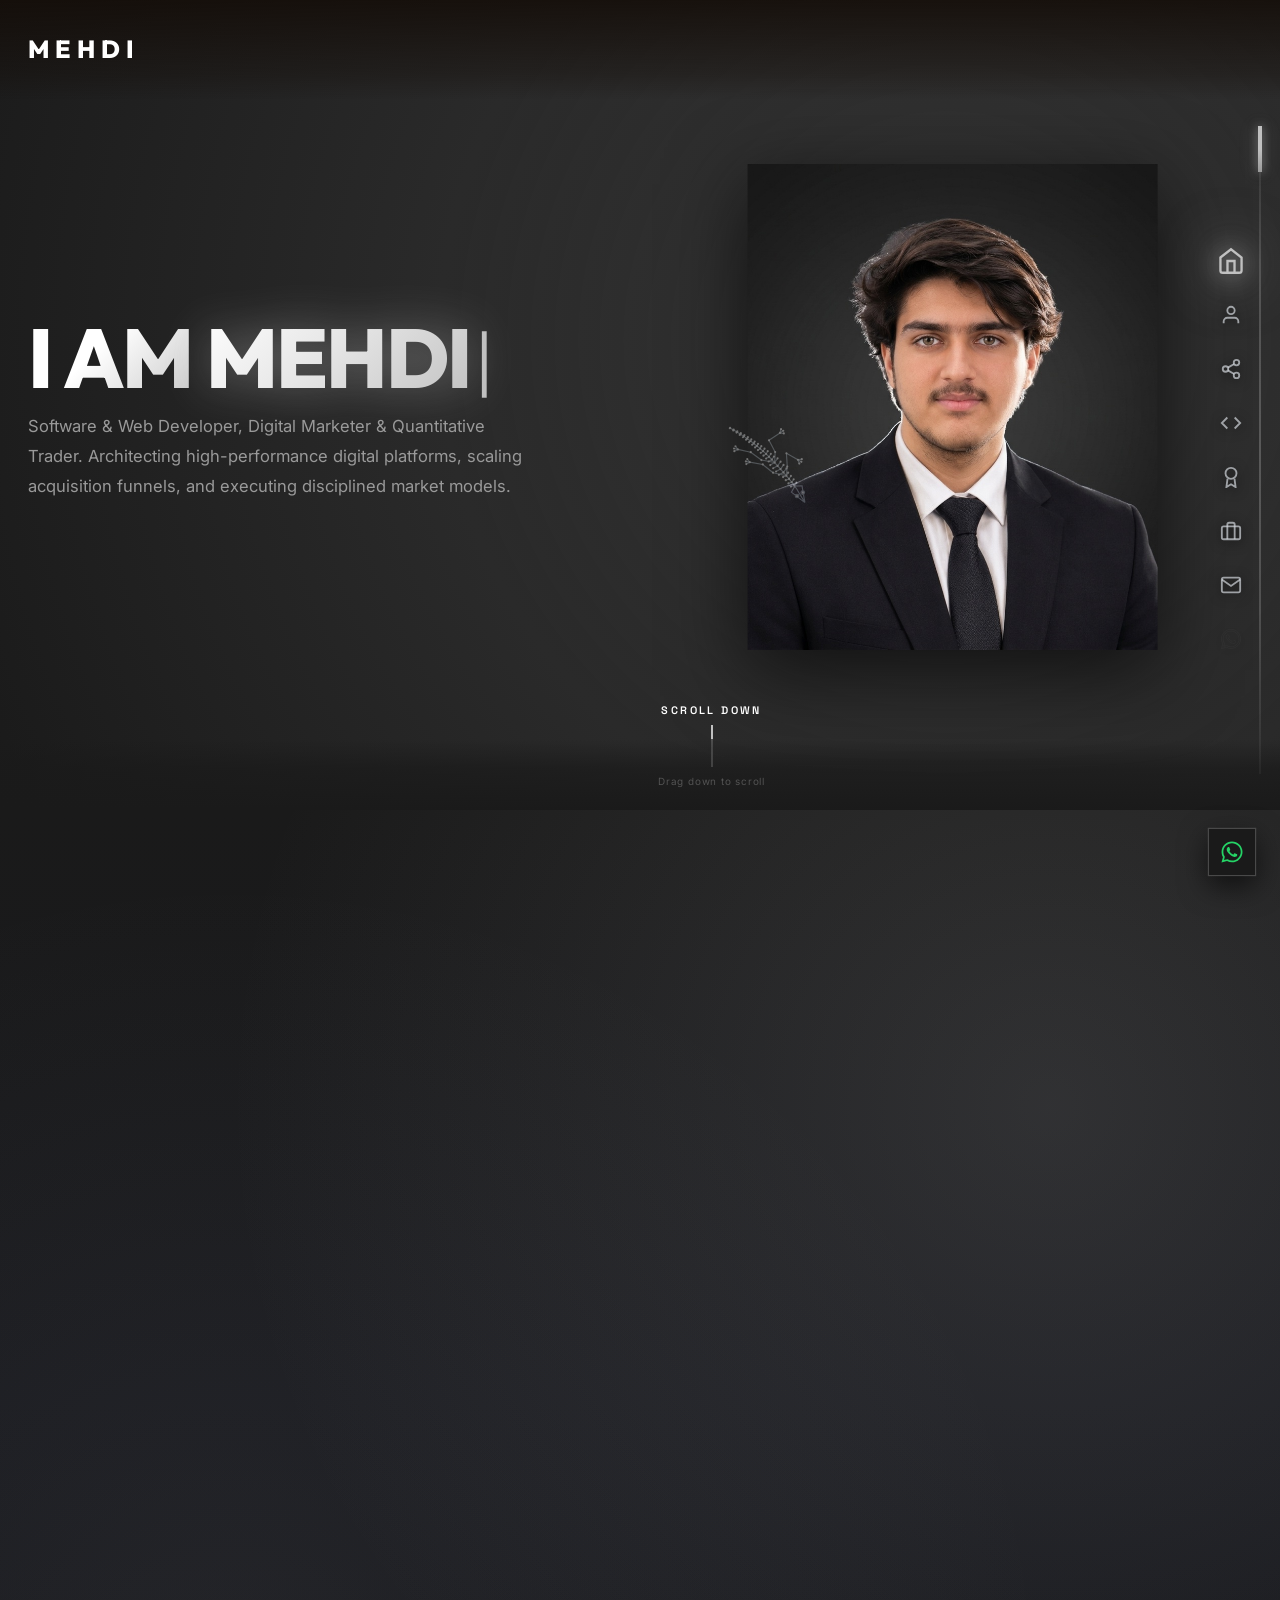
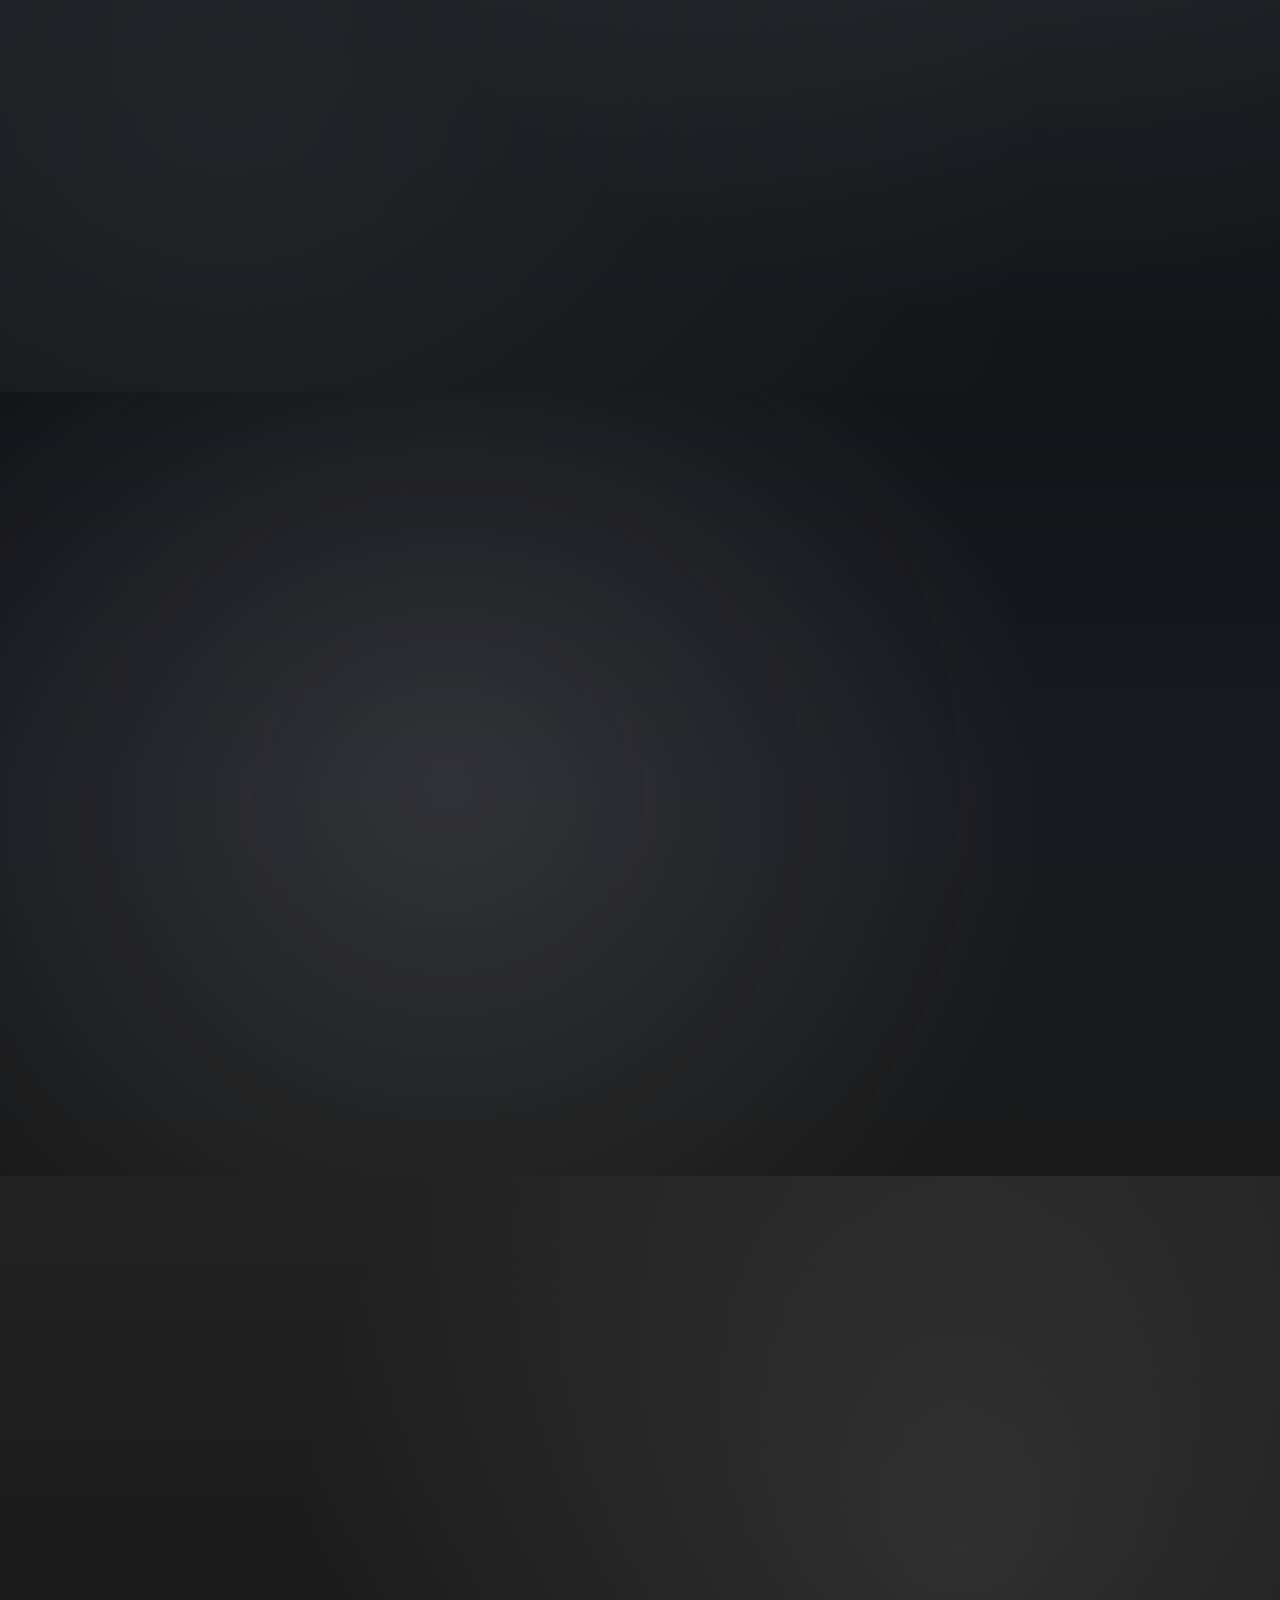
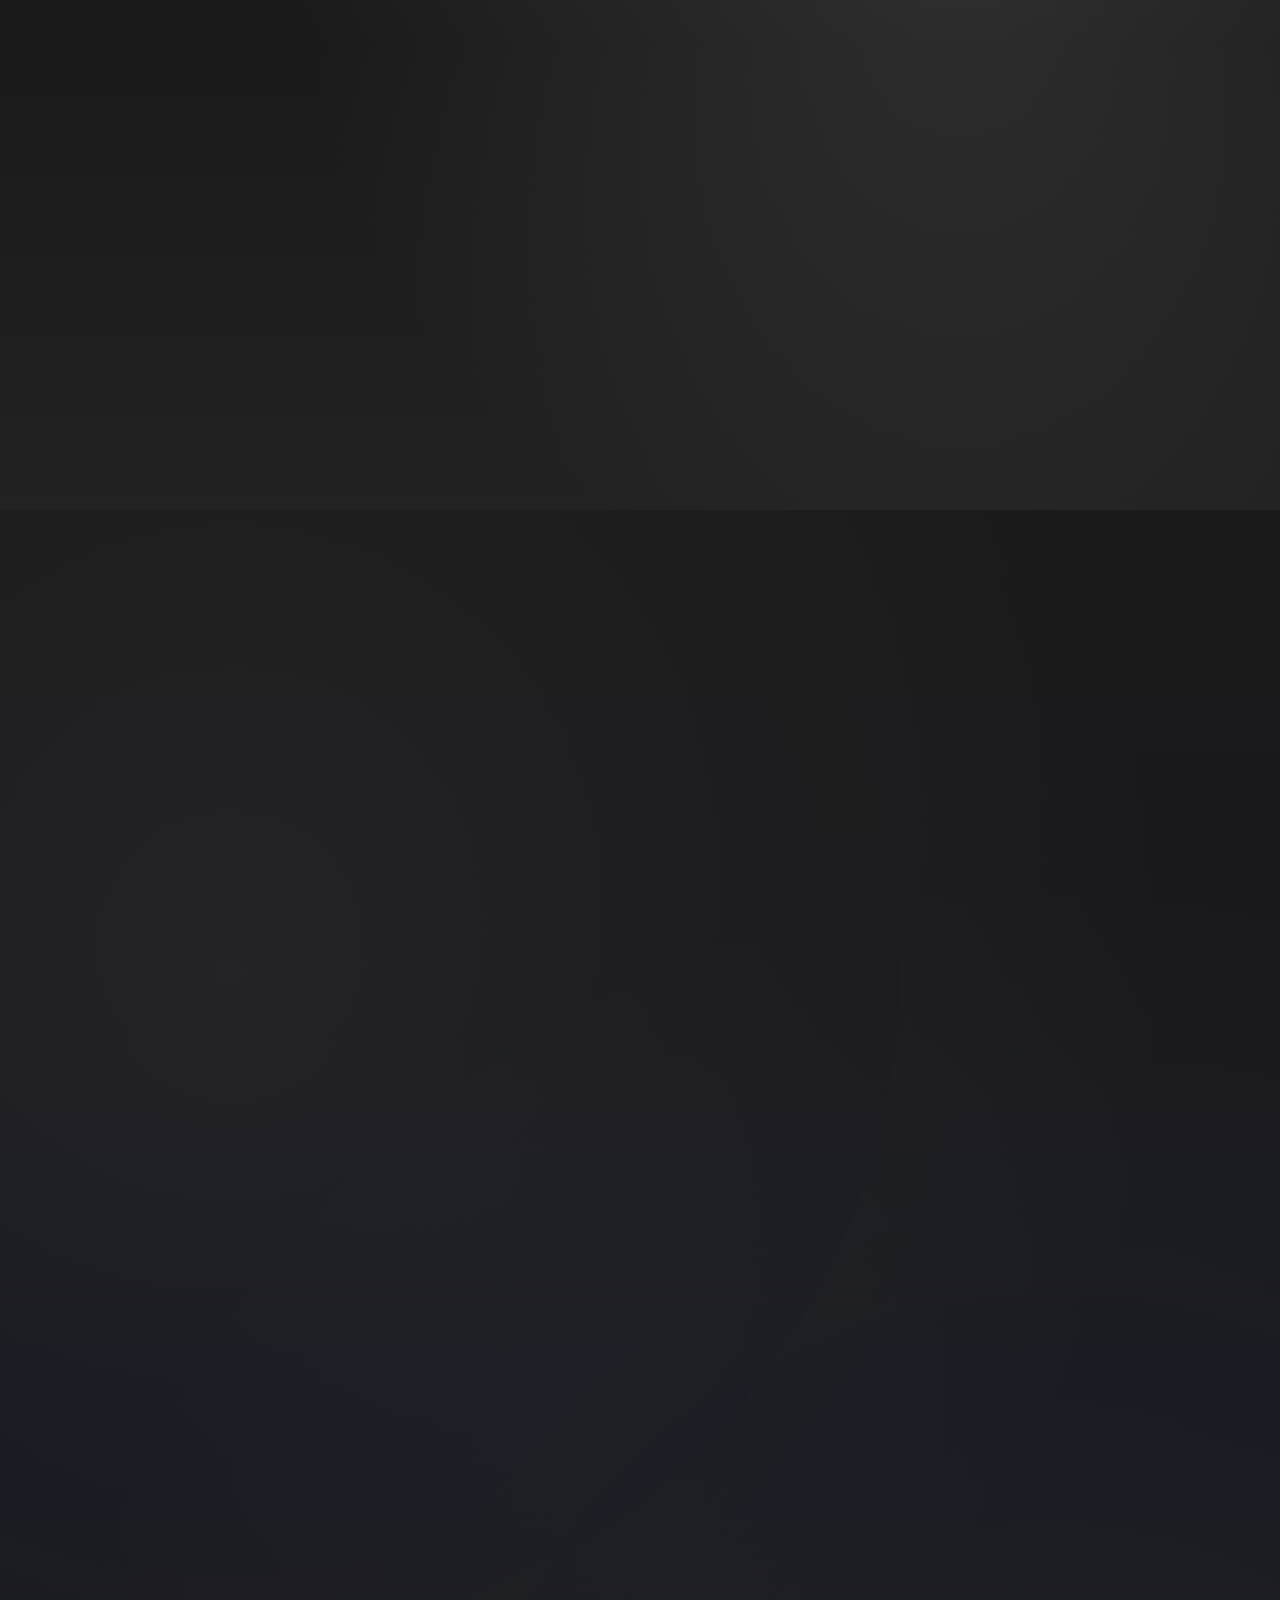
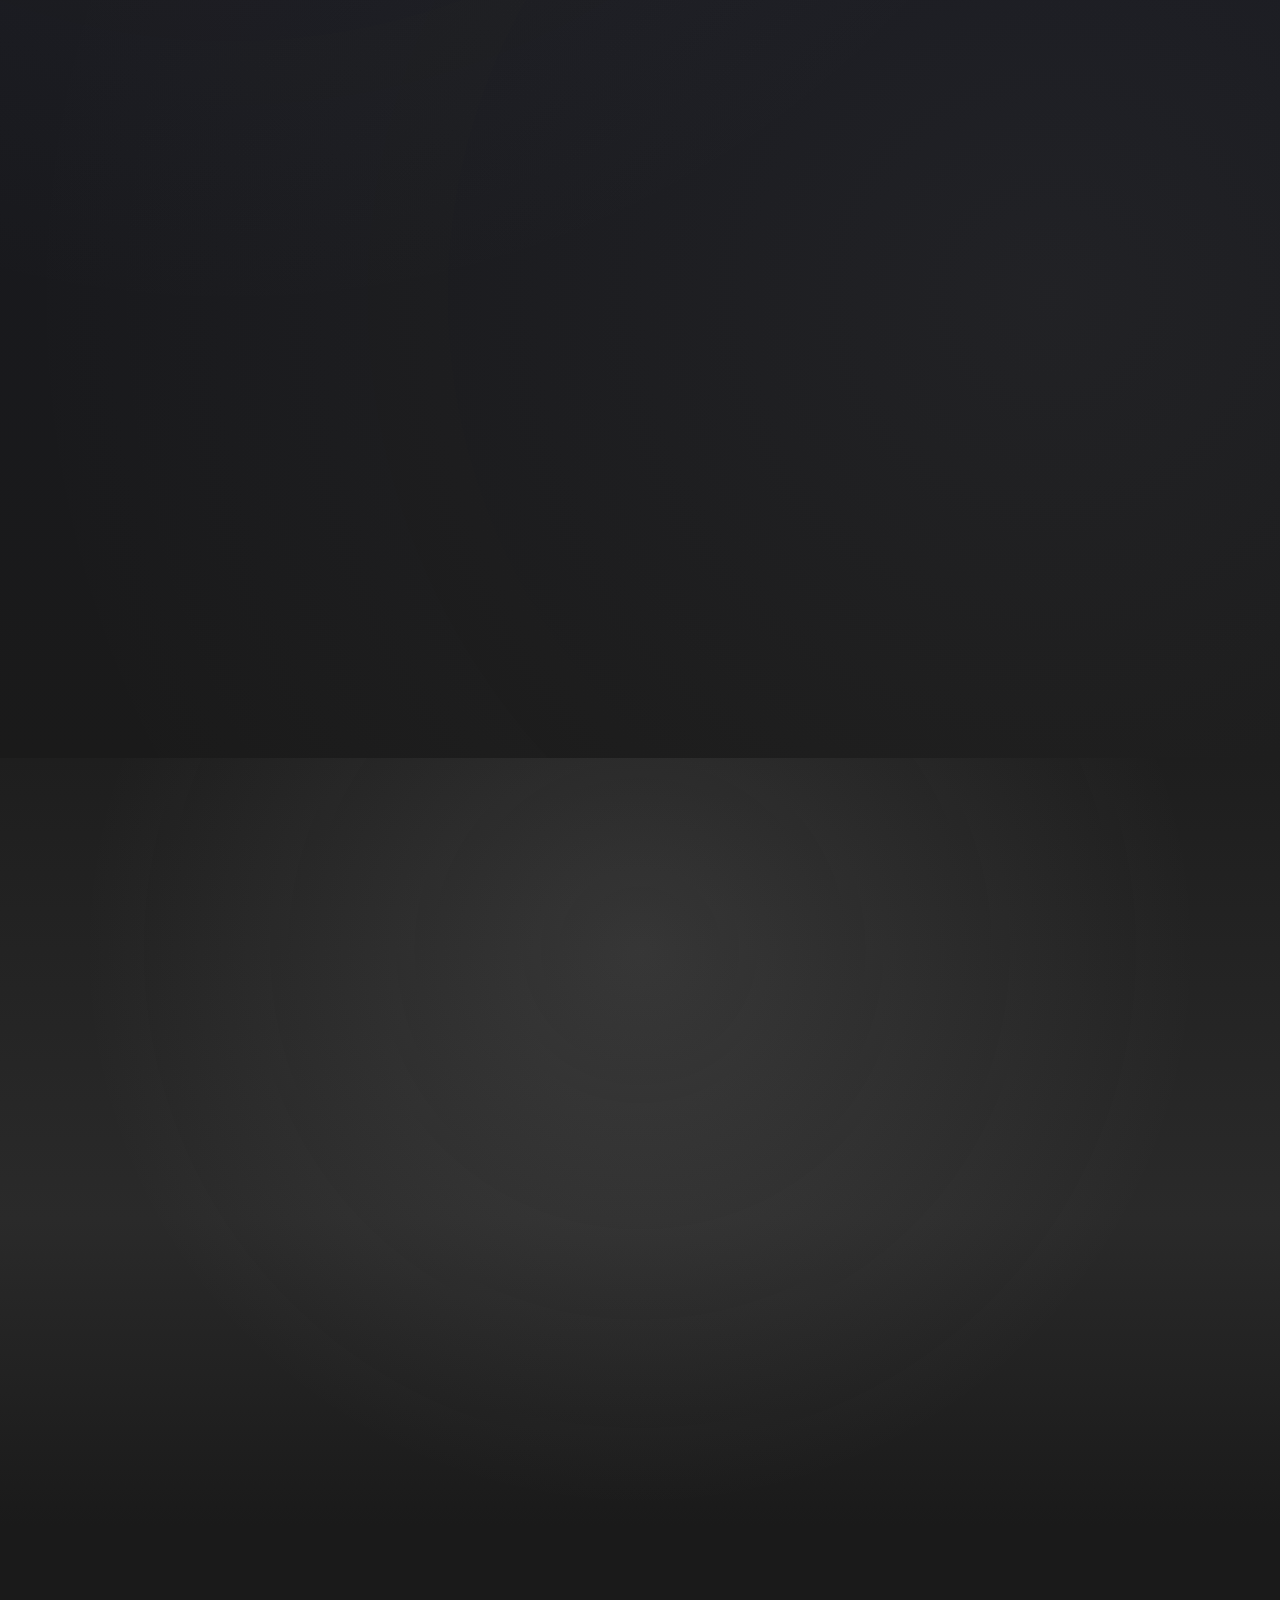
<file: index.html>
<!DOCTYPE html>
<html lang="en">
<head>
    <meta charset="UTF-8">
    <meta name="viewport" content="width=device-width, initial-scale=1.0, viewport-fit=cover">
    <title>Syed Ali Mehdi — Portfolio | Full-Stack Developer &amp; Quantitative Trader</title>
    <meta name="description" content="Official Portfolio of Syed Ali Mehdi — Full-Stack Software Developer, Quantitative Trader, and Digital Marketer. Explore high-performance web applications, verified certifications, interactive domain showcases, and engineering experience.">
    <meta name="keywords" content="Syed Ali Mehdi, Full-Stack Developer, Quantitative Trader, Digital Marketer, Web Developer Peshawar, Software Engineer, Python, React, JavaScript, AWS, FastAPI, Machine Learning, Portfolio">
    <meta name="author" content="Syed Ali Mehdi">
    <meta name="robots" content="index, follow">
    <meta name="theme-color" content="#1A1A1A">
    <link rel="canonical" href="https://salimehdi-theta.vercel.app/">

    <!-- Open Graph / Facebook -->
    <meta property="og:type" content="website">
    <meta property="og:url" content="https://salimehdi-theta.vercel.app/">
    <meta property="og:site_name" content="Syed Ali Mehdi Portfolio">
    <meta property="og:title" content="Syed Ali Mehdi — Portfolio | Full-Stack Developer &amp; Quantitative Trader">
    <meta property="og:description" content="Official Portfolio of Syed Ali Mehdi — Full-Stack Software Developer, Quantitative Trader, and Digital Marketer. Architecting high-performance digital platforms and executing disciplined quantitative models.">
    <meta property="og:image" content="https://salimehdi-theta.vercel.app/profile.jpg">
    <meta property="og:locale" content="en_US">

    <!-- Twitter Card -->
    <meta name="twitter:card" content="summary_large_image">
    <meta name="twitter:url" content="https://salimehdi-theta.vercel.app/">
    <meta name="twitter:title" content="Syed Ali Mehdi — Portfolio | Full-Stack Developer &amp; Quantitative Trader">
    <meta name="twitter:description" content="Official Portfolio of Syed Ali Mehdi — Full-Stack Software Developer, Quantitative Trader, and Digital Marketer. Explore technical skills, verified certifications, and work experience.">
    <meta name="twitter:image" content="https://salimehdi-theta.vercel.app/profile.jpg">
    <meta name="twitter:creator" content="@0i_m_mehdi0">
    <meta name="twitter:site" content="@0i_m_mehdi0">

    <!-- Structured Data (JSON-LD) -->
    <script type="application/ld+json">
    {
      "@context": "https://schema.org",
      "@type": "Person",
      "name": "Syed Ali Mehdi",
      "url": "https://salimehdi-theta.vercel.app/",
      "image": "https://salimehdi-theta.vercel.app/profile.jpg",
      "jobTitle": "Full-Stack Developer, Quantitative Trader & Digital Marketer",
      "address": {
        "@type": "PostalAddress",
        "addressLocality": "Peshawar",
        "addressCountry": "Pakistan"
      },
      "sameAs": [
        "https://github.com/Alimehdi-tdf",
        "https://www.linkedin.com/in/syed-ali-mehdi-/",
        "https://www.instagram.com/0i_m_mehdi0/",
        "https://x.com/0i_m_mehdi0",
        "https://www.tiktok.com/@0i_m_mehdi0",
        "https://www.reddit.com/user/0i_m_mehdi0/",
        "https://www.facebook.com/profile.php?id=61594346915038"
      ],
      "description": "Full-Stack Software Developer, Quantitative Trader, and Digital Marketer architecting high-performance digital systems and quantitative market models."
    }
    </script>

    <!-- Fonts -->
    <link rel="preconnect" href="https://fonts.googleapis.com">
    <link rel="preconnect" href="https://fonts.gstatic.com" crossorigin>
    <link href="https://fonts.googleapis.com/css2?family=Space+Grotesk:wght@300;400;500;600;700&family=Inter:wght@300;400;500;600&family=Outfit:wght@200;300;400;500;600;700;800;900&display=swap" rel="stylesheet">

    <!-- Favicon -->
    <link rel="icon" href="logo.png" type="image/png">

    <link rel="stylesheet" href="style.css?v=4.0">
</head>
<body>
    <!-- Top Smooth Scroll Progress Indicator -->
    <div class="scroll-progress-bar" id="scroll-progress-bar" aria-hidden="true"></div>

    <!-- ========== GLOBAL BACKGROUND (Subtle Profile Watermark) ========== -->
    <div class="global-bg site-bg-portrait" id="site-bg-portrait" aria-hidden="true">
        <div class="global-bg__image site-bg-portrait__img"></div>
        <div class="global-bg__overlay site-bg-portrait__overlay"></div>
        <div class="global-bg__grain"></div>
    </div>

    <!-- ========== INTERACTIVE CURSOR ========== -->
    <div id="cursor-dot" class="cursor-dot" aria-hidden="true"></div>
    <div id="cursor-ring" class="cursor-ring" aria-hidden="true"></div>

    <!-- ========== PROCEDURAL SKELETON LIZARD CANVAS ========== -->
    <canvas id="skeletal-lizard-canvas" class="skeletal-lizard-canvas" aria-hidden="true"></canvas>

    <!-- ========== FLOATING RIGHT-SIDE ICON NAVIGATION DOCK ========== -->
    <nav id="floating-nav" class="floating-nav" aria-label="Quick Page Navigation">
        <div class="floating-nav__dock">
            <a href="#hero" class="float-nav__btn active" data-section="hero" aria-label="Home">
                <svg width="18" height="18" viewBox="0 0 24 24" fill="none" stroke="currentColor" stroke-width="2"><path d="M3 9l9-7 9 7v11a2 2 0 0 1-2 2H5a2 2 0 0 1-2-2z"/><polyline points="9 22 9 12 15 12 15 22"/></svg>
                <span class="float-nav__tooltip">Home</span>
            </a>

            <a href="#about" class="float-nav__btn" data-section="about" aria-label="About">
                <svg width="18" height="18" viewBox="0 0 24 24" fill="none" stroke="currentColor" stroke-width="2"><path d="M20 21v-2a4 4 0 0 0-4-4H8a4 4 0 0 0-4 4v2"/><circle cx="12" cy="7" r="4"/></svg>
                <span class="float-nav__tooltip">About</span>
            </a>

            <a href="#social" class="float-nav__btn" data-section="social" aria-label="Social">
                <svg width="18" height="18" viewBox="0 0 24 24" fill="none" stroke="currentColor" stroke-width="2"><circle cx="18" cy="5" r="3"/><circle cx="6" cy="12" r="3"/><circle cx="18" cy="19" r="3"/><line x1="8.59" y1="13.51" x2="15.42" y2="17.49"/><line x1="15.41" y1="6.51" x2="8.59" y2="10.49"/></svg>
                <span class="float-nav__tooltip">Social</span>
            </a>

            <a href="#skills" class="float-nav__btn" data-section="skills" aria-label="Skills">
                <svg width="18" height="18" viewBox="0 0 24 24" fill="none" stroke="currentColor" stroke-width="2"><polyline points="16 18 22 12 16 6"/><polyline points="8 6 2 12 8 18"/></svg>
                <span class="float-nav__tooltip">Skills</span>
            </a>

            <a href="#certifications" class="float-nav__btn" data-section="certifications" aria-label="Certifications">
                <svg width="18" height="18" viewBox="0 0 24 24" fill="none" stroke="currentColor" stroke-width="2"><circle cx="12" cy="8" r="6"/><polyline points="8.21 13.89 7 23 12 20 17 23 15.79 13.88"/></svg>
                <span class="float-nav__tooltip">Certifications</span>
            </a>

            <a href="#experience" class="float-nav__btn" data-section="experience" aria-label="Experience">
                <svg width="18" height="18" viewBox="0 0 24 24" fill="none" stroke="currentColor" stroke-width="2"><rect x="2" y="7" width="20" height="14" rx="2" ry="2"/><path d="M16 21V5a2 2 0 0 0-2-2h-4a2 2 0 0 0-2 2v16"/></svg>
                <span class="float-nav__tooltip">Experience</span>
            </a>

            <a href="#contact" class="float-nav__btn" data-section="contact" aria-label="Contact">
                <svg width="18" height="18" viewBox="0 0 24 24" fill="none" stroke="currentColor" stroke-width="2"><path d="M4 4h16c1.1 0 2 .9 2 2v12c0 1.1-.9 2-2 2H4c-1.1 0-2-.9-2-2V6c0-1.1.9-2 2-2z"/><polyline points="22,6 12,13 2,6"/></svg>
                <span class="float-nav__tooltip">Contact</span>
            </a>

            <a href="https://wa.me/923709494308?text=Hello%20Syed%20Ali%20Mehdi,%20I%20would%20like%20to%20discuss%20a%20project." target="_blank" rel="noopener noreferrer" class="float-nav__btn float-nav__btn--whatsapp" aria-label="WhatsApp">
                <svg width="18" height="18" viewBox="0 0 448 512" fill="currentColor"><path d="M380.9 97.1C339 55.1 283.2 32 223.9 32c-122.4 0-222 99.6-222 222 0 39.1 10.2 77.3 29.6 111L0 480l117.7-30.9c32.4 17.7 68.9 27 106.1 27h.1c122.3 0 224.1-99.6 224.1-222 0-59.3-25.2-115-67.1-157zm-157 341.6c-33.2 0-65.7-8.9-94-25.7l-6.7-4-69.8 18.3L72 359.2l-4.4-7c-18.5-29.4-28.2-63.3-28.2-98.2 0-101.7 82.8-184.5 184.6-184.5 49.3 0 95.6 19.2 130.4 54.1 34.8 34.9 56.2 81.2 56.1 130.5 0 101.8-84.9 184.6-186.6 184.6zm101.2-138.2c-5.5-2.8-32.8-16.2-37.9-18-5.1-1.9-8.8-2.8-12.5 2.8-3.7 5.6-14.3 18-17.6 21.8-3.2 3.7-6.5 4.2-12 1.4-32.6-16.3-54-29.1-75.5-66-5.7-9.8 5.7-9.1 16.3-30.3 1.8-3.7.9-6.9-.5-9.7-1.4-2.8-12.5-30.1-17.1-41.2-4.5-10.8-9.1-9.3-12.5-9.5-3.2-.2-6.9-.2-10.6-.2-3.7 0-9.7 1.4-14.8 6.9-5.1 5.6-19.4 19-19.4 46.3 0 27.3 19.9 53.7 22.6 57.4 2.8 3.7 39.1 59.7 94.8 83.8 35.2 15.2 49 16.5 66.6 13.9 10.7-1.6 32.8-13.4 37.4-26.4 4.6-13 4.6-24.1 3.2-26.4-1.3-2.5-5-3.9-10.5-6.6z"/></svg>
                <span class="float-nav__tooltip">WhatsApp</span>
            </a>
        </div>
    </nav>

    <!-- ========== CUSTOM SLEEK INTERACTIVE SCROLL TRACK & DRAGGABLE LINE ========== -->
    <aside id="custom-scroll-track" class="custom-scroll-track" aria-label="Interactive Page Scroll Line" role="scrollbar" aria-valuenow="0" aria-valuemin="0" aria-valuemax="100">
        <div class="custom-scroll-line" id="custom-scroll-line">
            <div class="custom-scroll-thumb" id="custom-scroll-thumb" title="Click &amp; Drag down to scroll page">
                <div class="custom-scroll-thumb-pill"></div>
            </div>
        </div>
        <div class="custom-scroll-tooltip" id="custom-scroll-tooltip">Home</div>
    </aside>

    <!-- ========== HERO SECTION ========== -->
    <header id="hero" class="hero">
        <div class="hero__mouse-glow" id="hero-mouse-glow" aria-hidden="true"></div>
        <div class="hero__grid-lines" aria-hidden="true"></div>

        <!-- Top Header Navigation Bar (Logo on left, Resume & Get In Touch on far right) -->
        <div class="site-header">
            <div class="site-header__container">
                <div class="site-header__brand" id="header-brand-mehdi" role="button" tabindex="0" aria-label="Mehdi Interactive Brand" title="Click me!">
                    <span class="site-header__brand-text" id="brand-mehdi-text">
                        <span class="brand-letter" data-orig="M">M</span>
                        <span class="brand-letter" data-orig="E">E</span>
                        <span class="brand-letter" data-orig="H">H</span>
                        <span class="brand-letter" data-orig="D">D</span>
                        <span class="brand-letter" data-orig="I">I</span>
                    </span>
                </div>
            </div>
        </div>

        <div class="hero__container">
            <div class="hero__content">
                <h1 class="hero__name reveal">
                    <span class="hero__typewriter-text" id="typewriter-text"></span><span class="hero__typewriter-cursor" id="typewriter-cursor">|</span>
                </h1>
                <p class="hero__tagline reveal reveal--delay-1">
                    Software &amp; Web Developer, Digital Marketer &amp; Quantitative Trader. Architecting high-performance digital platforms, scaling acquisition funnels, and executing disciplined market models.
                </p>
            </div>

            <div class="hero__portrait">
                <div class="hero__portrait-frame">
                    <div class="hero__portrait-glow" aria-hidden="true"></div>
                    <img src="profile.jpg?v=2.0" alt="Syed Ali Mehdi — Professional Portrait" class="hero__portrait-img" loading="eager" fetchpriority="high" decoding="async" width="960" height="960">
                </div>
            </div>
        </div>

        <div class="hero__scroll-indicator reveal reveal--delay-5" id="hero-scroll-indicator" role="button" tabindex="0" aria-label="Click or drag down to scroll">
            <span class="hero__scroll-text">Scroll Down</span>
            <div class="hero__scroll-line-interactive" id="hero-scroll-line-interactive">
                <span class="hero__scroll-pill"></span>
            </div>
            <span class="hero__scroll-hint">Drag down to scroll</span>
        </div>
    </header>

    <!-- ========== ABOUT SECTION ========== -->
    <section id="about" class="section about">
        <div class="section__container">
            <div class="section__header reveal">
                <span class="section__label">01</span>
                <h2 class="section__title">About <span class="text-accent">Me</span></h2>
                <div class="section__line"></div>
            </div>

            <div class="about__grid">
                <div class="about__content-col reveal reveal--left">
                    <h3 class="about__subtitle">Solving Real-World Problems Through Engineering Excellence</h3>
                    <p class="about__text">
                        <strong>I am Syed Ali Mehdi.</strong> In today’s competitive digital landscape, what clients truly need isn’t just lines of code—it’s <strong>decisive problem-solving</strong>.
                    </p>
                    <p class="about__text">
                        Every project begins by identifying your core technical and business bottlenecks. Whether you need to eliminate lag, architect resilient backend services, automate workflows, or design frictionless digital experiences that turn visitors into paying clients, I build targeted solutions that solve real problems.
                    </p>
                    <p class="about__text">
                        With end-to-end full-stack capabilities across Python, modern frameworks, and cloud architecture, I bridge the gap between technical complexity and business growth—delivering measurable, high-velocity results.
                    </p>

                    <div class="about__problem-pillars">
                        <div class="about__pillar-item">
                            <span class="about__pillar-icon">⚡</span>
                            <div class="about__pillar-content">
                                <h4 class="about__pillar-title">Software &amp; Web Development</h4>
                                <p class="about__pillar-desc">Designing robust full-stack applications, scalable APIs, and reactive user interfaces.</p>
                            </div>
                        </div>
                        <div class="about__pillar-item">
                            <span class="about__pillar-icon">📈</span>
                            <div class="about__pillar-content">
                                <h4 class="about__pillar-title">Data-Driven Digital Marketing</h4>
                                <p class="about__pillar-desc">Building conversion funnels, high-ROAS ad campaigns, and scalable acquisition engines.</p>
                            </div>
                        </div>
                        <div class="about__pillar-item">
                            <span class="about__pillar-icon">📊</span>
                            <div class="about__pillar-content">
                                <h4 class="about__pillar-title">Quantitative Trading &amp; Analysis</h4>
                                <p class="about__pillar-desc">Executing disciplined technical models, risk-weighted positioning, and capital growth.</p>
                            </div>
                        </div>
                    </div>
                </div>
<!-- Image Column (RIGHT) -->
                <div class="about__image-col reveal reveal--right">
                    <div class="about__image-wrapper">
                        <img src="profile.jpg?v=2.0" alt="Mehdi" class="about__image img-flip-horizontal" loading="lazy" decoding="async" width="960" height="960">
                        <div class="about__image-accent" aria-hidden="true"></div>
                    </div>

                    <!-- Sleek Timeline Stepper Line with 3 Interactive Dots -->
                    <div class="about__stepper-wrapper">
                        <div class="about__stepper-track-wrap">
                            <div class="about__stepper-line" id="about-stepper-line">
                                <div class="about__stepper-progress" id="about-stepper-progress" style="width: 0%;"></div>
                            </div>
                            <div class="about__stepper-dots" id="about-stepper-dots" role="tablist">
                                <button type="button" class="about__stepper-dot active" data-domain="developer" role="tab" aria-selected="true" title="Software &amp; Web Developer">
                                    <span class="stepper-dot__circle"></span>
                                    <span class="stepper-dot__label">Developer</span>
                                </button>
                                <button type="button" class="about__stepper-dot" data-domain="marketer" role="tab" aria-selected="false" title="Digital Marketer">
                                    <span class="stepper-dot__circle"></span>
                                    <span class="stepper-dot__label">Digital Marketer</span>
                                </button>
                                <button type="button" class="about__stepper-dot" data-domain="trader" role="tab" aria-selected="false" title="Quantitative Trader">
                                    <span class="stepper-dot__circle"></span>
                                    <span class="stepper-dot__label">Trader</span>
                                </button>
                            </div>
                        </div>

                        <!-- Active Domain Dynamic Info Panel (Expands smoothly on dot selection) -->
                        <div class="about__domain-panel" id="about-domain-panel">
                            <div class="about__domain-header">
                                <span class="about__domain-tag" id="domain-tag">Specialization 01</span>
                                <h4 class="about__domain-title" id="domain-title">Software &amp; Web Developer</h4>
                            </div>
                            <div class="about__domain-stats" id="domain-stats">
                                <div class="domain-stat">
                                    <span class="domain-stat__num" id="stat-years">4+</span>
                                    <span class="domain-stat__lbl" id="stat-years-label">Years Engineering</span>
                                </div>
                                <div class="domain-stat">
                                    <span class="domain-stat__num" id="stat-projects">45+</span>
                                    <span class="domain-stat__lbl" id="stat-projects-label">Web Apps Shipped</span>
                                </div>
                                <div class="domain-stat">
                                    <span class="domain-stat__num" id="stat-clients">35+</span>
                                    <span class="domain-stat__lbl" id="stat-clients-label">Cloud Deployments</span>
                                </div>
                            </div>
                            <p class="about__domain-desc" id="domain-desc">
                                End-to-end full-stack architectures, high-velocity Python/FastAPI microservices, modern reactive frontends, and resilient cloud deployments.
                            </p>
                        </div>
                    </div>
                </div>
            </div>

            <!-- About Section Interactive Scroll Line -->
            <div class="about__scroll-indicator reveal reveal--delay-2" id="about-scroll-indicator" role="button" tabindex="0" aria-label="Click or drag down to continue scrolling">
                <span class="about__scroll-text">Scroll Down</span>
                <div class="about__scroll-line-interactive" id="about-scroll-line-interactive">
                    <span class="about__scroll-pill"></span>
                </div>
                <span class="about__scroll-hint">Drag down to explore</span>
            </div>
        </div>
    </section>

        <!-- ========== SOCIAL MEDIA SECTION (Interactive 360° Orbiting Circle + Right Stats Panel) ========== -->
    <section id="social" class="section social-hub" aria-label="Interactive Social Media Hub">
        <div class="section__container">
            <div class="section__header reveal">
                <span class="section__label">02</span>
                <h2 class="section__title">Social <span class="text-accent">Presence</span></h2>
                <div class="section__line"></div>
            </div>

            <div class="social-hub__layout">
                <!-- LEFT COLUMN: The Interactive Rotating Circle (Borderless 3D Elevated Dial with Floating Dark Embers) -->
                <div class="social-circle-container reveal" id="social-circle-container">
                    <!-- Background Dark Ember Sparks Canvas ("black black chingariyan") for 3D Atmosphere -->
                    <canvas id="social-ember-canvas" class="social-ember-canvas" aria-hidden="true"></canvas>

                    <!-- Ambient 3D Occlusion Shadow (pops the wheel forward into 3D space) -->
                    <div class="social-circle-shadow-depth" aria-hidden="true"></div>

                    <div class="social-circle-wrapper" id="social-circle-wrapper">
                        <!-- Center Core Badge (Elevated 3D Center Dial) -->
                        <div class="social-circle-center" id="social-circle-center">
                            <div class="social-circle-center__glow"></div>
                            <span class="social-circle-center__monogram">SAM</span>
                            <span class="social-circle-center__hint">SPIN WHEEL</span>
                        </div>

                        <!-- 9 Rotating Platform Nodes: 100% BORDERLESS LOGOS (Colorless by default, vibrant on hover/drag) -->
                        <div class="social-orbit-ring" id="social-orbit-ring">
                            <!-- Node 1: X (formerly Twitter) -->
                            <a href="https://x.com/0i_m_mehdi0" target="_blank" rel="noopener noreferrer" class="social-orbit-node" data-index="0" data-platform="X" aria-label="X (formerly Twitter)">
                                <span class="social-orbit-icon"><svg width="24" height="24" viewBox="0 0 24 24" fill="currentColor"><path d="M18.244 2.25h3.308l-7.227 8.26 8.502 11.24H16.17l-5.214-6.817L4.99 21.75H1.68l7.73-8.835L1.254 2.25H8.08l4.713 6.231zm-1.161 17.52h1.833L7.084 4.126H5.117z"/></svg></span>
                                <span class="social-orbit-tooltip">X</span>
                            </a>

                            <!-- Node 2: GitHub -->
                            <a href="https://github.com/Alimehdi-tdf" target="_blank" rel="noopener noreferrer" class="social-orbit-node" data-index="1" data-platform="GitHub" aria-label="GitHub">
                                <span class="social-orbit-icon"><svg width="24" height="24" viewBox="0 0 24 24" fill="currentColor"><path fill-rule="evenodd" clip-rule="evenodd" d="M12 2C6.477 2 2 6.484 2 12.017c0 4.425 2.865 8.18 6.839 9.504.5.092.682-.217.682-.483 0-.237-.008-.868-.013-1.703-2.782.605-3.369-1.343-3.369-1.343-.454-1.158-1.11-1.466-1.11-1.466-.908-.62.069-.608.069-.608 1.003.07 1.53 1.032 1.53 1.032.892 1.53 2.341 1.088 2.91.832.092-.647.35-1.088.636-1.338-2.22-.253-4.555-1.113-4.555-4.951 0-1.093.39-1.988 1.029-2.688-.103-.253-.446-1.272.098-2.65 0 0 .84-.27 2.75 1.026A9.564 9.564 0 0112 6.844c.85.004 1.705.115 2.504.337 1.909-1.296 2.747-1.027 2.747-1.027.546 1.379.202 2.398.1 2.651.64.7 1.028 1.595 1.028 2.688 0 3.848-2.339 4.695-4.566 4.943.359.309.678.92.678 1.855 0 1.338-.012 2.419-.012 2.747 0 .268.18.58.688.482A10.019 10.019 0 0022 12.017C22 6.484 17.522 2 12 2z"/></svg></span>
                                <span class="social-orbit-tooltip">GitHub</span>
                            </a>

                            <!-- Node 3: LinkedIn -->
                            <a href="https://www.linkedin.com/in/syed-ali-mehdi-/" target="_blank" rel="noopener noreferrer" class="social-orbit-node" data-index="2" data-platform="LinkedIn" aria-label="LinkedIn">
                                <span class="social-orbit-icon"><svg width="24" height="24" viewBox="0 0 24 24" fill="currentColor"><path d="M19 3a2 2 0 0 1 2 2v14a2 2 0 0 1-2 2H5a2 2 0 0 1-2-2V5a2 2 0 0 1 2-2h14m-.5 15.5v-5.3a3.26 3.26 0 0 0-3.26-3.26c-.85 0-1.84.52-2.28 1.3v-1.11h-2.79v8.37h2.79v-4.93c0-.77.62-1.4 1.39-1.4a1.4 1.4 0 0 1 1.4 1.4v4.93h2.75M6.46 8.76c.92 0 1.66-.74 1.66-1.66a1.66 1.66 0 0 0-3.32 0c0 .92.74 1.66 1.66 1.66m-1.4 9.74h2.8v-8.37h-2.8v8.37z"/></svg></span>
                                <span class="social-orbit-tooltip">LinkedIn</span>
                            </a>

                            <!-- Node 4: Instagram -->
                            <a href="https://www.instagram.com/0i_m_mehdi0/" target="_blank" rel="noopener noreferrer" class="social-orbit-node" data-index="3" data-platform="Instagram" aria-label="Instagram">
                                <span class="social-orbit-icon"><svg width="24" height="24" viewBox="0 0 24 24" fill="none" stroke="currentColor" stroke-width="2" stroke-linecap="round" stroke-linejoin="round"><rect x="2" y="2" width="20" height="20" rx="5" ry="5"/><path d="M16 11.37A4 4 0 1 1 12.63 8 4 4 0 0 1 16 11.37z"/><line x1="17.5" y1="6.5" x2="17.51" y2="6.5"/></svg></span>
                                <span class="social-orbit-tooltip">Instagram</span>
                            </a>

                            <!-- Node 5: TikTok -->
                            <a href="https://www.tiktok.com/@0i_m_mehdi0" target="_blank" rel="noopener noreferrer" class="social-orbit-node" data-index="4" data-platform="TikTok" aria-label="TikTok">
                                <span class="social-orbit-icon"><svg width="24" height="24" viewBox="0 0 24 24" fill="currentColor"><path d="M19.59 6.69a4.83 4.83 0 0 1-3.77-4.25V2h-3.45v13.67a2.89 2.89 0 0 1-2.88 2.89 2.89 2.89 0 0 1-2.89-2.89 2.89 2.89 0 0 1 2.89-2.89c.34 0 .66.06.96.17V9.32a6.33 6.33 0 0 0-.96-.07A6.34 6.34 0 0 0 3.15 15.6a6.34 6.34 0 0 0 6.34 6.34 6.34 6.34 0 0 0 6.34-6.34V8.71a8.21 8.21 0 0 0 4.76 1.49v-3.51h-1z"/></svg></span>
                                <span class="social-orbit-tooltip">TikTok</span>
                            </a>

                            <!-- Node 6: Reddit -->
                            <a href="https://www.reddit.com/user/0i_m_mehdi0/" target="_blank" rel="noopener noreferrer" class="social-orbit-node" data-index="5" data-platform="Reddit" aria-label="Reddit">
                                <span class="social-orbit-icon"><svg width="24" height="24" viewBox="0 0 24 24" fill="currentColor"><path d="M12 0A12 12 0 0 0 0 12a12 12 0 0 0 12 12 12 12 0 0 0 12-12A12 12 0 0 0 12 0zm5.01 4.744c.688 0 1.25.561 1.25 1.249a1.25 1.25 0 0 1-2.498.056l-2.597-.547-.8 3.747c1.824.07 3.48.632 4.674 1.488.308-.309.73-.491 1.207-.491.968 0 1.754.786 1.754 1.754 0 .716-.435 1.333-1.01 1.614a3.111 3.111 0 0 1 .042.52c0 2.694-3.13 4.87-7.004 4.87-3.874 0-7.004-2.176-7.004-4.87 0-.183.015-.366.043-.534A1.748 1.748 0 0 1 4.028 12c0-.968.786-1.754 1.754-1.754.463 0 .898.196 1.207.49 1.207-.883 2.878-1.43 4.744-1.487l.885-4.182a.342.342 0 0 1 .14-.197.35.35 0 0 1 .238-.042l2.906.609a1.24 1.24 0 0 1 1.108-.695zM9.25 12C8.56 12 8 12.56 8 13.25c0 .69.56 1.25 1.25 1.25.69 0 1.25-.56 1.25-1.25C10.5 12.56 9.94 12 9.25 12zm5.5 0c-.69 0-1.25.56-1.25 1.25 0 .69.56 1.25 1.25 1.25.69 0 1.25-.56 1.25-1.25 0-.69-.56-1.25-1.25-1.25zm-5.465 4.14a.438.438 0 0 0-.083.61c.642.793 1.637 1.19 2.798 1.19 1.16 0 2.155-.397 2.798-1.19a.438.438 0 1 0-.685-.548c-.468.577-1.254.858-2.113.858-.86 0-1.645-.281-2.113-.858a.438.438 0 0 0-.602-.062z"/></svg></span>
                                <span class="social-orbit-tooltip">Reddit</span>
                            </a>

                            <!-- Node 7: Facebook -->
                            <a href="https://www.facebook.com/profile.php?id=61594346915038" target="_blank" rel="noopener noreferrer" class="social-orbit-node" data-index="6" data-platform="Facebook" aria-label="Facebook">
                                <span class="social-orbit-icon"><svg width="24" height="24" viewBox="0 0 24 24" fill="currentColor"><path d="M24 12.073c0-6.627-5.373-12-12-12s-12 5.373-12 12c0 5.99 4.388 10.954 10.125 11.854v-8.385H7.078v-3.47h3.047V9.43c0-3.007 1.792-4.669 4.533-4.669 1.312 0 2.686.235 2.686.235v2.953H15.83c-1.491 0-1.956.925-1.956 1.874v2.25h3.328l-.532 3.47h-2.796v8.385C19.612 23.027 24 18.062 24 12.073z"/></svg></span>
                                <span class="social-orbit-tooltip">Facebook</span>
                            </a>

                            <!-- Node 8: LinkedIn (Direct) -->
                            <a href="https://www.linkedin.com/in/syed-ali-mehdi-/" target="_blank" rel="noopener noreferrer" class="social-orbit-node" data-index="7" data-platform="LinkedIn" aria-label="LinkedIn">
                                <span class="social-orbit-icon"><svg width="24" height="24" viewBox="0 0 24 24" fill="currentColor"><path d="M19 3a2 2 0 0 1 2 2v14a2 2 0 0 1-2 2H5a2 2 0 0 1-2-2V5a2 2 0 0 1 2-2h14m-.5 15.5v-5.3a3.26 3.26 0 0 0-3.26-3.26c-.85 0-1.84.52-2.28 1.3v-1.11h-2.79v8.37h2.79v-4.93c0-.77.62-1.4 1.39-1.4a1.4 1.4 0 0 1 1.4 1.4v4.93h2.75M6.46 8.76c.92 0 1.66-.74 1.66-1.66a1.66 1.66 0 0 0-3.32 0c0 .92.74 1.66 1.66 1.66m-1.4 9.74h2.8v-8.37h-2.8v8.37z"/></svg></span>
                                <span class="social-orbit-tooltip">LinkedIn</span>
                            </a>

                            <!-- Node 9: TikTok (Direct) -->
                            <a href="https://www.tiktok.com/@0i_m_mehdi0" target="_blank" rel="noopener noreferrer" class="social-orbit-node" data-index="8" data-platform="TikTok" aria-label="TikTok">
                                <span class="social-orbit-icon"><svg width="24" height="24" viewBox="0 0 24 24" fill="currentColor"><path d="M19.59 6.69a4.83 4.83 0 0 1-3.77-4.25V2h-3.45v13.67a2.89 2.89 0 0 1-2.88 2.89 2.89 2.89 0 0 1-2.89-2.89 2.89 2.89 0 0 1 2.89-2.89c.34 0 .66.06.96.17V9.32a6.33 6.33 0 0 0-.96-.07A6.34 6.34 0 0 0 3.15 15.6a6.34 6.34 0 0 0 6.34 6.34 6.34 6.34 0 0 0 6.34-6.34V8.71a8.21 8.21 0 0 0 4.76 1.49v-3.51h-1z"/></svg></span>
                                <span class="social-orbit-tooltip">TikTok</span>
                            </a>
                        </div>
                    </div>
                    <p class="social-circle-instruction"><span>↻</span> Flick &amp; push to spin fast • Drag to control</p>
                </div>
            </div>
        </div>
    </section>

    <!-- ========== SKILLS SECTION ========== -->
    <section id="skills" class="section skills">
        <div class="section__container">
            <div class="section__header reveal">
                <span class="section__label">02</span>
                <h2 class="section__title">My <span class="text-accent">Skills</span></h2>
                <div class="section__line"></div>
            </div>

            <!-- E-Commerce Hero-Style Skills Slider / Box -->
            <div class="skills__slider-wrapper reveal">
                <!-- Category Navigation Tabs -->
                <div class="skills__nav-tabs" id="skills-tabs" role="tablist">
                    <button type="button" class="skills__tab-btn active" data-slide="0" role="tab" aria-selected="true">
                        <span class="skills__tab-icon">&lt;/&gt;</span>
                        <span>Frontend</span>
                    </button>
                    <button type="button" class="skills__tab-btn" data-slide="1" role="tab" aria-selected="false">
                        <span class="skills__tab-icon">⚙</span>
                        <span>Backend</span>
                    </button>
                    <button type="button" class="skills__tab-btn" data-slide="2" role="tab" aria-selected="false">
                        <span class="skills__tab-icon">🛠</span>
                        <span>Tools &amp; Cloud</span>
                    </button>
                    <button type="button" class="skills__tab-btn" data-slide="3" role="tab" aria-selected="false">
                        <span class="skills__tab-icon">🎨</span>
                        <span>UI/UX &amp; Design</span>
                    </button>
                </div>

                <!-- Main Featured Slider Box -->
                <div class="skills__slider-box">
                    <!-- Prev Arrow Button -->
                    <button type="button" class="skills__arrow skills__arrow--prev magnetic-btn" id="skills-prev-btn" aria-label="Previous skill">
                        <svg width="22" height="22" viewBox="0 0 24 24" fill="none" stroke="currentColor" stroke-width="2.5"><polyline points="15 18 9 12 15 6"></polyline></svg>
                    </button>

                    <!-- Slides Track Container (Mouse drag & Touch swipe enabled) -->
                    <div class="skills__track-container" id="skills-track-container">
                        <div class="skills__track" id="skills-track">

                            <!-- Slide 1: Frontend Development -->
                            <div class="skills__slide" data-index="0">
                                <div class="skills__card-content">
                                    <div class="skills__card-header">
                                        <div class="skills__card-icon-wrap">
                                            <svg width="34" height="34" viewBox="0 0 24 24" fill="none" stroke="currentColor" stroke-width="1.8"><polyline points="16 18 22 12 16 6"></polyline><polyline points="8 6 2 12 8 18"></polyline></svg>
                                        </div>
                                        <div class="skills__card-title-group">
                                            <span class="skills__card-badge">Specialization 01</span>
                                            <h3 class="skills__card-title">Frontend Development</h3>
                                        </div>
                                        <div class="skills__card-rate">
                                            <span class="skills__rate-num">95%</span>
                                            <span class="skills__rate-label">Mastery</span>
                                        </div>
                                    </div>

                                    <p class="skills__card-desc">
                                        Engineering modern, high-performance responsive interfaces with clean modular code, silky animations, and state-of-the-art UI standards.
                                    </p>

                                    <div class="skills__card-bar-wrap">
                                        <div class="skills__card-bar-header">
                                            <span>Proficiency &amp; Mastery</span>
                                            <span class="text-accent font-bold">95%</span>
                                        </div>
                                        <div class="skill-card__bar">
                                            <div class="skill-card__bar-fill" style="width: 95%;" data-width="95"></div>
                                        </div>
                                    </div>

                                    <div class="skills__card-tags-group">
                                        <h4 class="skills__tags-heading">Key Technologies:</h4>
                                        <div class="skill-card__tags">
                                            <span class="skill-tag">HTML5 / Semantic</span>
                                            <span class="skill-tag">CSS3 / Vanilla</span>
                                            <span class="skill-tag">JavaScript (ES6+)</span>
                                            <span class="skill-tag">React.js</span>
                                            <span class="skill-tag">Responsive Design</span>
                                            <span class="skill-tag">Flexbox &amp; Grid</span>
                                            <span class="skill-tag">Performance Tuning</span>
                                        </div>
                                    </div>
                                </div>
                            </div>

                            <!-- Slide 2: Backend Development -->
                            <div class="skills__slide" data-index="1">
                                <div class="skills__card-content">
                                    <div class="skills__card-header">
                                        <div class="skills__card-icon-wrap">
                                            <svg width="34" height="34" viewBox="0 0 24 24" fill="none" stroke="currentColor" stroke-width="1.8"><rect x="2" y="3" width="20" height="14" rx="2"/><line x1="8" y1="21" x2="16" y2="21"/><line x1="12" y1="17" x2="12" y2="21"/></svg>
                                        </div>
                                        <div class="skills__card-title-group">
                                            <span class="skills__card-badge">Specialization 02</span>
                                            <h3 class="skills__card-title">Backend Development</h3>
                                        </div>
                                        <div class="skills__card-rate">
                                            <span class="skills__rate-num">85%</span>
                                            <span class="skills__rate-label">Mastery</span>
                                        </div>
                                    </div>

                                    <p class="skills__card-desc">
                                        Developing robust server-side architectures, scalable RESTful APIs, and reliable database structures built for high data integrity and security.
                                    </p>

                                    <div class="skills__card-bar-wrap">
                                        <div class="skills__card-bar-header">
                                            <span>Proficiency &amp; Mastery</span>
                                            <span class="text-accent font-bold">85%</span>
                                        </div>
                                        <div class="skill-card__bar">
                                            <div class="skill-card__bar-fill" style="width: 85%;" data-width="85"></div>
                                        </div>
                                    </div>

                                    <div class="skills__card-tags-group">
                                        <h4 class="skills__tags-heading">Key Technologies:</h4>
                                        <div class="skill-card__tags">
                                            <span class="skill-tag">Node.js</span>
                                            <span class="skill-tag">Express.js</span>
                                            <span class="skill-tag">Python</span>
                                            <span class="skill-tag">REST APIs</span>
                                            <span class="skill-tag">Databases (SQL &amp; NoSQL)</span>
                                            <span class="skill-tag">JWT Authentication</span>
                                        </div>
                                    </div>
                                </div>
                            </div>

                            <!-- Slide 3: Tools & Platforms -->
                            <div class="skills__slide" data-index="2">
                                <div class="skills__card-content">
                                    <div class="skills__card-header">
                                        <div class="skills__card-icon-wrap">
                                            <svg width="34" height="34" viewBox="0 0 24 24" fill="none" stroke="currentColor" stroke-width="1.8"><circle cx="12" cy="12" r="3"/><path d="M19.4 15a1.65 1.65 0 0 0 .33 1.82l.06.06a2 2 0 0 1-2.83 2.83l-.06-.06a1.65 1.65 0 0 0-1.82-.33 1.65 1.65 0 0 0-1 1.51V21a2 2 0 0 1-4 0v-.09A1.65 1.65 0 0 0 9 19.4a1.65 1.65 0 0 0-1.82.33l-.06.06a2 2 0 0 1-2.83-2.83l.06-.06A1.65 1.65 0 0 0 4.68 15a1.65 1.65 0 0 0-1.51-1H3a2 2 0 0 1 0-4h.09A1.65 1.65 0 0 0 4.6 9a1.65 1.65 0 0 0-.33-1.82l-.06-.06a2 2 0 0 1 2.83-2.83l.06.06A1.65 1.65 0 0 0 9 4.68a1.65 1.65 0 0 0 1-1.51V3a2 2 0 0 1 4 0v.09a1.65 1.65 0 0 0 1 1.51 1.65 1.65 0 0 0 1.82-.33l.06-.06a2 2 0 0 1 2.83 2.83l-.06.06A1.65 1.65 0 0 0 19.4 9a1.65 1.65 0 0 0 1.51 1H21a2 2 0 0 1 0 4h-.09a1.65 1.65 0 0 0-1.51 1z"/></svg>
                                        </div>
                                        <div class="skills__card-title-group">
                                            <span class="skills__card-badge">Specialization 03</span>
                                            <h3 class="skills__card-title">Tools, Cloud &amp; Workflow</h3>
                                        </div>
                                        <div class="skills__card-rate">
                                            <span class="skills__rate-num">88%</span>
                                            <span class="skills__rate-label">Mastery</span>
                                        </div>
                                    </div>

                                    <p class="skills__card-desc">
                                        Leveraging streamlined developer tooling, Git version control, cloud infrastructure, and modern deployment environments for rapid iteration.
                                    </p>

                                    <div class="skills__card-bar-wrap">
                                        <div class="skills__card-bar-header">
                                            <span>Proficiency &amp; Mastery</span>
                                            <span class="text-accent font-bold">88%</span>
                                        </div>
                                        <div class="skill-card__bar">
                                            <div class="skill-card__bar-fill" style="width: 88%;" data-width="88"></div>
                                        </div>
                                    </div>

                                    <div class="skills__card-tags-group">
                                        <h4 class="skills__tags-heading">Key Technologies:</h4>
                                        <div class="skill-card__tags">
                                            <span class="skill-tag">Git &amp; GitHub</span>
                                            <span class="skill-tag">VS Code</span>
                                            <span class="skill-tag">Linux / Unix CLI</span>
                                            <span class="skill-tag">Cloud Hosting</span>
                                            <span class="skill-tag">CI/CD Pipelines</span>
                                            <span class="skill-tag">Postman</span>
                                            <span class="skill-tag">Vite &amp; Build Tools</span>
                                        </div>
                                    </div>
                                </div>
                            </div>

                            <!-- Slide 4: Design & Strategy -->
                            <div class="skills__slide" data-index="3">
                                <div class="skills__card-content">
                                    <div class="skills__card-header">
                                        <div class="skills__card-icon-wrap">
                                            <svg width="34" height="34" viewBox="0 0 24 24" fill="none" stroke="currentColor" stroke-width="1.8"><path d="M12 2L2 7l10 5 10-5-10-5z"/><path d="M2 17l10 5 10-5"/><path d="M2 12l10 5 10-5"/></svg>
                                        </div>
                                        <div class="skills__card-title-group">
                                            <span class="skills__card-badge">Specialization 04</span>
                                            <h3 class="skills__card-title">UI/UX Design &amp; Strategy</h3>
                                        </div>
                                        <div class="skills__card-rate">
                                            <span class="skills__rate-num">90%</span>
                                            <span class="skills__rate-label">Mastery</span>
                                        </div>
                                    </div>

                                    <p class="skills__card-desc">
                                        Transforming complex ideas into intuitive user experiences with interactive wireframes, design systems, and conversion-focused thinking.
                                    </p>

                                    <div class="skills__card-bar-wrap">
                                        <div class="skills__card-bar-header">
                                            <span>Proficiency &amp; Mastery</span>
                                            <span class="text-accent font-bold">90%</span>
                                        </div>
                                        <div class="skill-card__bar">
                                            <div class="skill-card__bar-fill" style="width: 90%;" data-width="90"></div>
                                        </div>
                                    </div>

                                    <div class="skills__card-tags-group">
                                        <h4 class="skills__tags-heading">Key Technologies:</h4>
                                        <div class="skill-card__tags">
                                            <span class="skill-tag">UI/UX Strategy</span>
                                            <span class="skill-tag">Figma Prototyping</span>
                                            <span class="skill-tag">Design Systems</span>
                                            <span class="skill-tag">Wireframing</span>
                                            <span class="skill-tag">Brand Identity</span>
                                            <span class="skill-tag">User Journey</span>
                                            <span class="skill-tag">Micro-Interactions</span>
                                        </div>
                                    </div>
                                </div>
                            </div>

                        </div>
                    </div>

                    <!-- Next Arrow Button -->
                    <button type="button" class="skills__arrow skills__arrow--next magnetic-btn" id="skills-next-btn" aria-label="Next skill">
                        <svg width="22" height="22" viewBox="0 0 24 24" fill="none" stroke="currentColor" stroke-width="2.5"><polyline points="9 18 15 12 9 6"></polyline></svg>
                    </button>
                </div>

                <!-- Bottom Indicators: Dots & Slide Counter -->
                <div class="skills__controls">
                    <div class="skills__dots" id="skills-dots">
                        <button type="button" class="skills__dot active" data-slide="0" aria-label="Go to slide 1"></button>
                        <button type="button" class="skills__dot" data-slide="1" aria-label="Go to slide 2"></button>
                        <button type="button" class="skills__dot" data-slide="2" aria-label="Go to slide 3"></button>
                        <button type="button" class="skills__dot" data-slide="3" aria-label="Go to slide 4"></button>
                    </div>
                    <div class="skills__counter" id="skills-counter">
                        <span class="skills__counter-curr" id="skills-current-num">01</span>
                        <span class="skills__counter-divider">/</span>
                        <span class="skills__counter-total">04</span>
                    </div>
                </div>
            </div>
        </div>
        <!-- ========== CERTIFICATIONS (Compact Rolling Picture Ribbon Connected Directly to Skills) ========== -->
        <div id="certifications" class="certs-compact reveal">
            <div class="certs-compact__container">
                <div class="certs-compact__header">
                    <span class="certs-compact__badge">✦ Verified Credentials</span>
                    <h3 class="certs-compact__title">Accredited <span class="text-accent">Certificates</span></h3>
                    <span class="certs-compact__hint">Click any certificate picture to view full preview</span>
                </div>

                <!-- Rolling / Continuous Loop Ribbon of Certificate Pictures -->
                <div class="certs-ticker" id="certs-ticker">
                    <div class="certs-ticker__track" id="certs-track">
                        <!-- Meta Certified Credential -->
                        <div class="cert-thumb" data-cert-id="1" data-cert-img="cert-1.svg" data-cert-tag="Meta Certified" data-title="Web Development Professional" data-issuer="Meta &amp; Coursera" data-date="2024" role="button" tabindex="0" aria-label="View Meta Certified Credential">
                            <div class="cert-thumb__img-wrap">
                                <img src="cert-1.svg" alt="Meta Certified - Web Development Professional" class="cert-thumb__img" loading="lazy">
                                <span class="cert-thumb__badge">Meta Certified</span>
                                <div class="cert-thumb__overlay">
                                    <span class="cert-thumb__view-btn">View Full ↗</span>
                                </div>
                            </div>
                        </div>

                        <!-- AWS Certified Credential -->
                        <div class="cert-thumb" data-cert-id="2" data-cert-img="cert-2.svg" data-cert-tag="AWS Certified" data-title="Cloud Architecture &amp; DevOps" data-issuer="AWS Training" data-date="2023" role="button" tabindex="0" aria-label="View AWS Certified Credential">
                            <div class="cert-thumb__img-wrap">
                                <img src="cert-2.svg" alt="AWS Certified - Cloud Architecture & DevOps" class="cert-thumb__img" loading="lazy">
                                <span class="cert-thumb__badge">AWS Certified</span>
                                <div class="cert-thumb__overlay">
                                    <span class="cert-thumb__view-btn">View Full ↗</span>
                                </div>
                            </div>
                        </div>

                        <!-- Google Certified Credential -->
                        <div class="cert-thumb" data-cert-id="3" data-cert-img="cert-3.svg" data-cert-tag="Google Certified" data-title="Data Analytics &amp; Visuals" data-issuer="Google Institute" data-date="2023" role="button" tabindex="0" aria-label="View Google Certified Credential">
                            <div class="cert-thumb__img-wrap">
                                <img src="cert-3.svg" alt="Google Certified - Data Analytics Professional" class="cert-thumb__img" loading="lazy">
                                <span class="cert-thumb__badge">Google Certified</span>
                                <div class="cert-thumb__overlay">
                                    <span class="cert-thumb__view-btn">View Full ↗</span>
                                </div>
                            </div>
                        </div>

                        <!-- Scrum Alliance Credential -->
                        <div class="cert-thumb" data-cert-id="4" data-cert-img="cert-4.svg" data-cert-tag="Scrum Alliance" data-title="Agile Project Management" data-issuer="Scrum Alliance" data-date="2022" role="button" tabindex="0" aria-label="View Scrum Alliance Credential">
                            <div class="cert-thumb__img-wrap">
                                <img src="cert-4.svg" alt="Scrum Alliance - Agile Project Management" class="cert-thumb__img" loading="lazy">
                                <span class="cert-thumb__badge">Scrum Alliance</span>
                                <div class="cert-thumb__overlay">
                                    <span class="cert-thumb__view-btn">View Full ↗</span>
                                </div>
                            </div>
                        </div>

                        <!-- Interaction Design Credential -->
                        <div class="cert-thumb" data-cert-id="5" data-cert-img="cert-5.svg" data-cert-tag="Interaction Design" data-title="UI/UX Interface Design" data-issuer="Interaction Design" data-date="2024" role="button" tabindex="0" aria-label="View Interaction Design Credential">
                            <div class="cert-thumb__img-wrap">
                                <img src="cert-5.svg" alt="Interaction Design - UI/UX Product Design" class="cert-thumb__img" loading="lazy">
                                <span class="cert-thumb__badge">Interaction Design</span>
                                <div class="cert-thumb__overlay">
                                    <span class="cert-thumb__view-btn">View Full ↗</span>
                                </div>
                            </div>
                        </div>

                        <!-- Duplicate Set for Seamless Continuous Loop -->
                        <div class="cert-thumb" data-cert-id="1" data-cert-img="cert-1.svg" data-cert-tag="Meta Certified" data-title="Web Development Professional" data-issuer="Meta &amp; Coursera" data-date="2024" aria-hidden="true" tabindex="-1">
                            <div class="cert-thumb__img-wrap">
                                <img src="cert-1.svg" alt="" class="cert-thumb__img" loading="lazy">
                                <span class="cert-thumb__badge">Meta Certified</span>
                                <div class="cert-thumb__overlay">
                                    <span class="cert-thumb__view-btn">View Full ↗</span>
                                </div>
                            </div>
                        </div>

                        <div class="cert-thumb" data-cert-id="2" data-cert-img="cert-2.svg" data-cert-tag="AWS Certified" data-title="Cloud Architecture &amp; DevOps" data-issuer="AWS Training" data-date="2023" aria-hidden="true" tabindex="-1">
                            <div class="cert-thumb__img-wrap">
                                <img src="cert-2.svg" alt="" class="cert-thumb__img" loading="lazy">
                                <span class="cert-thumb__badge">AWS Certified</span>
                                <div class="cert-thumb__overlay">
                                    <span class="cert-thumb__view-btn">View Full ↗</span>
                                </div>
                            </div>
                        </div>

                        <div class="cert-thumb" data-cert-id="3" data-cert-img="cert-3.svg" data-cert-tag="Google Certified" data-title="Data Analytics &amp; Visuals" data-issuer="Google Institute" data-date="2023" aria-hidden="true" tabindex="-1">
                            <div class="cert-thumb__img-wrap">
                                <img src="cert-3.svg" alt="" class="cert-thumb__img" loading="lazy">
                                <span class="cert-thumb__badge">Google Certified</span>
                                <div class="cert-thumb__overlay">
                                    <span class="cert-thumb__view-btn">View Full ↗</span>
                                </div>
                            </div>
                        </div>

                        <div class="cert-thumb" data-cert-id="4" data-cert-img="cert-4.svg" data-cert-tag="Scrum Alliance" data-title="Agile Project Management" data-issuer="Scrum Alliance" data-date="2022" aria-hidden="true" tabindex="-1">
                            <div class="cert-thumb__img-wrap">
                                <img src="cert-4.svg" alt="" class="cert-thumb__img" loading="lazy">
                                <span class="cert-thumb__badge">Scrum Alliance</span>
                                <div class="cert-thumb__overlay">
                                    <span class="cert-thumb__view-btn">View Full ↗</span>
                                </div>
                            </div>
                        </div>

                        <div class="cert-thumb" data-cert-id="5" data-cert-img="cert-5.svg" data-cert-tag="Interaction Design" data-title="UI/UX Interface Design" data-issuer="Interaction Design" data-date="2024" aria-hidden="true" tabindex="-1">
                            <div class="cert-thumb__img-wrap">
                                <img src="cert-5.svg" alt="" class="cert-thumb__img" loading="lazy">
                                <span class="cert-thumb__badge">Interaction Design</span>
                                <div class="cert-thumb__overlay">
                                    <span class="cert-thumb__view-btn">View Full ↗</span>
                                </div>
                            </div>
                        </div>
                    </div>
                </div>
            </div>
        </div>

        <!-- ========== CERTIFICATE PICTURE MODAL / LIGHTBOX ========== -->
        <div id="cert-modal" class="cert-modal" aria-hidden="true" role="dialog" aria-modal="true">
            <div class="cert-modal__backdrop" id="cert-modal-backdrop"></div>
            <div class="cert-modal__container">
                <button type="button" class="cert-modal__close" id="cert-modal-close" aria-label="Close certificate preview">
                    <svg width="20" height="20" viewBox="0 0 24 24" fill="none" stroke="currentColor" stroke-width="2.5"><line x1="18" y1="6" x2="6" y2="18"></line><line x1="6" y1="6" x2="18" y2="18"></line></svg>
                </button>
                <div class="cert-modal__body">
                    <!-- Certificate Image Preview Card -->
                    <div class="cert-modal__card">
                        <div class="cert-modal__img-container">
                            <img id="modal-cert-img" class="cert-modal__image" src="cert-1.svg" alt="Full Certificate View">
                        </div>
                        <div class="cert-modal__info-bar">
                            <div class="cert-modal__info-left">
                                <span class="cert-modal__pill" id="modal-cert-tag">Meta Certified</span>
                                <h3 class="cert-modal__cert-title" id="modal-cert-title">Web Development Professional</h3>
                                <p class="cert-modal__cert-sub" id="modal-cert-sub">Meta &amp; Coursera • 2024</p>
                            </div>
                            <div class="cert-modal__actions">
                                <a id="modal-cert-download" href="cert-1.svg" target="_blank" download class="btn btn--primary cert-modal__action-btn">
                                    <svg width="18" height="18" viewBox="0 0 24 24" fill="none" stroke="currentColor" stroke-width="2"><path d="M21 15v4a2 2 0 0 1-2 2H5a2 2 0 0 1-2-2v-4"/><polyline points="7 10 12 15 17 10"/><line x1="12" y1="15" x2="12" y2="3"/></svg>
                                    <span>Download</span>
                                </a>
                            </div>
                        </div>
                    </div>
                </div>
            </div>
        </div>
    </section>

    <!-- ========== EXPERIENCE SECTION ========== -->
    <section id="experience" class="section experience">
        <div class="section__container">
            <div class="section__header reveal">
                <span class="section__label">03</span>
                <h2 class="section__title">Work <span class="text-accent">Experience</span></h2>
                <div class="section__line"></div>
                <p class="section__subtitle">A proven track record of architecting scalable applications, high-performance user interfaces, and delivering enterprise solutions.</p>
            </div>

            <!-- Executive Metrics Ticker Ribbon -->
            <div class="exp-summary-ribbon reveal">
                <div class="exp-summary-item">
                    <span class="exp-summary-icon">⚡</span>
                    <div class="exp-summary-text">
                        <span class="exp-summary-num">4+ Years</span>
                        <span class="exp-summary-lbl">Software &amp; Web Development</span>
                    </div>
                </div>
                <div class="exp-summary-divider" aria-hidden="true"></div>
                <div class="exp-summary-item">
                    <span class="exp-summary-icon">📈</span>
                    <div class="exp-summary-text">
                        <span class="exp-summary-num">50+ Campaigns</span>
                        <span class="exp-summary-lbl">Digital Marketing &amp; Growth</span>
                    </div>
                </div>
                <div class="exp-summary-divider" aria-hidden="true"></div>
                <div class="exp-summary-item">
                    <span class="exp-summary-icon">📊</span>
                    <div class="exp-summary-text">
                        <span class="exp-summary-num">88%+ Win-Rate</span>
                        <span class="exp-summary-lbl">Quantitative Trading Discipline</span>
                    </div>
                </div>
            </div>

            <!-- Role Category Filter Controls (3 Core Domains) -->
            <div class="exp__filters reveal" id="exp-filters" role="tablist">
                <button type="button" class="exp__filter-btn active" data-filter="all" role="tab" aria-selected="true">
                    <span class="exp__filter-icon">✦</span>
                    <span>All Domains</span>
                    <span class="exp__filter-count">3</span>
                </button>
                <button type="button" class="exp__filter-btn" data-filter="developer" role="tab" aria-selected="false">
                    <span class="exp__filter-icon">⚡</span>
                    <span>Software &amp; Web Developer</span>
                </button>
                <button type="button" class="exp__filter-btn" data-filter="marketer" role="tab" aria-selected="false">
                    <span class="exp__filter-icon">📈</span>
                    <span>Digital Marketer</span>
                </button>
                <button type="button" class="exp__filter-btn" data-filter="trader" role="tab" aria-selected="false">
                    <span class="exp__filter-icon">📊</span>
                    <span>Quantitative Trader</span>
                </button>
            </div>

            <!-- Experience Bento Cards Grid -->
            <div class="exp__grid" id="exp-grid">

                <!-- Experience Card 1 (Software & Web Developer) -->
                <div class="exp-card reveal exp-card--featured" data-category="developer">
                    <div class="exp-card__glow-border" aria-hidden="true"></div>
                    <div class="exp-card__inner">
                        <div class="exp-card__header">
                            <div class="exp-card__company-group">
                                <div class="exp-card__emblem exp-card__emblem--fullstack" aria-hidden="true">
                                    <svg width="24" height="24" viewBox="0 0 24 24" fill="none" stroke="currentColor" stroke-width="2"><polygon points="12 2 2 7 12 12 22 7 12 2"/><polyline points="2 17 12 22 22 17"/><polyline points="2 12 12 17 22 12"/></svg>
                                    <span class="exp-card__emblem-glow"></span>
                                </div>
                                <div class="exp-card__titles">
                                    <div class="exp-card__domain-tag">Engineering &amp; Cloud Architecture</div>
                                    <h3 class="exp-card__role">Senior Full-Stack &amp; Software Architect</h3>
                                    <div class="exp-card__company-line">
                                        <span class="exp-card__company">Apex Global &amp; Engineering Labs</span>
                                        <span class="exp-card__bullet">•</span>
                                        <span class="exp-card__location">Remote</span>
                                    </div>
                                </div>
                            </div>

                            <div class="exp-card__badge-group">
                                <span class="exp-card__status-pill">
                                    <span class="exp-card__status-dot"></span>
                                    Active Engineering
                                </span>
                                <span class="exp-card__period">
                                    <svg width="13" height="13" viewBox="0 0 24 24" fill="none" stroke="currentColor" stroke-width="2"><rect x="3" y="4" width="18" height="18" rx="2" ry="2"/><line x1="16" y1="2" x2="16" y2="6"/><line x1="8" y1="2" x2="8" y2="6"/><line x1="3" y1="10" x2="21" y2="10"/></svg>
                                    2022 — Present
                                </span>
                            </div>
                        </div>

                        <p class="exp-card__summary">
                            Architecting resilient web applications, modern reactive user interfaces, and high-throughput Python/FastAPI microservices. Eliminating latency bottlenecks and streamlining end-to-end cloud deployments.
                        </p>

                        <div class="exp-card__bullets">
                            <div class="exp-card__bullet-item">
                                <span class="exp-card__bullet-icon">✦</span>
                                <p>Delivered 45+ production web applications and APIs with 99.98% availability SLA.</p>
                            </div>
                            <div class="exp-card__bullet-item">
                                <span class="exp-card__bullet-icon">✦</span>
                                <p>Optimized Core Web Vitals and load velocity by +45% via modular bundling and edge caching.</p>
                            </div>
                            <div class="exp-card__bullet-item">
                                <span class="exp-card__bullet-icon">✦</span>
                                <p>Engineered automated CI/CD pipelines, Docker containerization, and PostgreSQL schemas.</p>
                            </div>
                        </div>

                        <div class="exp-card__metrics">
                            <div class="exp-metric">
                                <span class="exp-metric__val">45+</span>
                                <span class="exp-metric__label">Web Apps Shipped</span>
                            </div>
                            <div class="exp-metric">
                                <span class="exp-metric__val">+45%</span>
                                <span class="exp-metric__label">Speed Benchmark</span>
                            </div>
                            <div class="exp-metric">
                                <span class="exp-metric__val">99.98%</span>
                                <span class="exp-metric__label">System Uptime</span>
                            </div>
                        </div>

                        <div class="exp-card__tech">
                            <span class="exp-tech-tag">React.js</span>
                            <span class="exp-tech-tag">Next.js</span>
                            <span class="exp-tech-tag">Python</span>
                            <span class="exp-tech-tag">FastAPI</span>
                            <span class="exp-tech-tag">PostgreSQL</span>
                            <span class="exp-tech-tag">Docker</span>
                            <span class="exp-tech-tag">REST APIs</span>
                            <span class="exp-tech-tag">Git CI/CD</span>
                        </div>
                    </div>
                </div>

                <!-- Experience Card 2 (Digital Marketer) -->
                <div class="exp-card reveal" data-category="marketer">
                    <div class="exp-card__glow-border" aria-hidden="true"></div>
                    <div class="exp-card__inner">
                        <div class="exp-card__header">
                            <div class="exp-card__company-group">
                                <div class="exp-card__emblem exp-card__emblem--marketer" aria-hidden="true">
                                    <svg width="24" height="24" viewBox="0 0 24 24" fill="none" stroke="currentColor" stroke-width="2"><circle cx="12" cy="12" r="10"/><circle cx="12" cy="12" r="6"/><circle cx="12" cy="12" r="2"/><line x1="12" y1="2" x2="12" y2="4"/><line x1="12" y1="20" x2="12" y2="22"/><line x1="2" y1="12" x2="4" y2="12"/><line x1="20" y1="12" x2="22" y2="12"/></svg>
                                    <span class="exp-card__emblem-glow"></span>
                                </div>
                                <div class="exp-card__titles">
                                    <div class="exp-card__domain-tag">Growth &amp; Performance Marketing</div>
                                    <h3 class="exp-card__role">Growth Marketing Strategist &amp; Funnel Architect</h3>
                                    <div class="exp-card__company-line">
                                        <span class="exp-card__company">Apex Digital Performance &amp; Media Practice</span>
                                        <span class="exp-card__bullet">•</span>
                                        <span class="exp-card__location">International</span>
                                    </div>
                                </div>
                            </div>

                            <div class="exp-card__badge-group">
                                <span class="exp-card__status-pill exp-card__status-pill--amber">
                                    <span class="exp-card__status-dot"></span>
                                    Strategic Growth
                                </span>
                                <span class="exp-card__period">
                                    <svg width="13" height="13" viewBox="0 0 24 24" fill="none" stroke="currentColor" stroke-width="2"><rect x="3" y="4" width="18" height="18" rx="2" ry="2"/><line x1="16" y1="2" x2="16" y2="6"/><line x1="8" y1="2" x2="8" y2="6"/><line x1="3" y1="10" x2="21" y2="10"/></svg>
                                    2021 — Present
                                </span>
                            </div>
                        </div>

                        <p class="exp-card__summary">
                            Designing data-driven digital marketing campaigns, high-converting acquisition funnels, and performance media strategies. Scaling paid advertising, search optimization, and automated customer journeys.
                        </p>

                        <div class="exp-card__bullets">
                            <div class="exp-card__bullet-item">
                                <span class="exp-card__bullet-icon">✦</span>
                                <p>Scaled 50+ digital campaigns generating consistent 3.8x average return on ad spend (ROAS).</p>
                            </div>
                            <div class="exp-card__bullet-item">
                                <span class="exp-card__bullet-icon">✦</span>
                                <p>Optimized landing page conversion rates delivering a +62% average conversion lift.</p>
                            </div>
                            <div class="exp-card__bullet-item">
                                <span class="exp-card__bullet-icon">✦</span>
                                <p>Automated multi-channel email marketing workflows and lead nurturing pipelines.</p>
                            </div>
                        </div>

                        <div class="exp-card__metrics">
                            <div class="exp-metric">
                                <span class="exp-metric__val">50+</span>
                                <span class="exp-metric__label">Campaigns Scaled</span>
                            </div>
                            <div class="exp-metric">
                                <span class="exp-metric__val">3.8x</span>
                                <span class="exp-metric__label">Avg Return (ROAS)</span>
                            </div>
                            <div class="exp-metric">
                                <span class="exp-metric__val">+62%</span>
                                <span class="exp-metric__label">Conversion Lift</span>
                            </div>
                        </div>

                        <div class="exp-card__tech">
                            <span class="exp-tech-tag">Performance Marketing</span>
                            <span class="exp-tech-tag">Meta Ads</span>
                            <span class="exp-tech-tag">Google Ads</span>
                            <span class="exp-tech-tag">SEO / SEM</span>
                            <span class="exp-tech-tag">Conversion Funnels</span>
                            <span class="exp-tech-tag">Google Analytics 4</span>
                            <span class="exp-tech-tag">Marketing Automation</span>
                        </div>
                    </div>
                </div>

                <!-- Experience Card 3 (Trader) -->
                <div class="exp-card reveal" data-category="trader">
                    <div class="exp-card__glow-border" aria-hidden="true"></div>
                    <div class="exp-card__inner">
                        <div class="exp-card__header">
                            <div class="exp-card__company-group">
                                <div class="exp-card__emblem exp-card__emblem--trading" aria-hidden="true">
                                    <svg width="24" height="24" viewBox="0 0 24 24" fill="none" stroke="currentColor" stroke-width="2"><polyline points="22 7 13.5 15.5 8.5 10.5 2 17"/><polyline points="16 7 22 7 22 13"/></svg>
                                    <span class="exp-card__emblem-glow"></span>
                                </div>
                                <div class="exp-card__titles">
                                    <div class="exp-card__domain-tag">Quantitative Risk &amp; Analysis</div>
                                    <h3 class="exp-card__role">Systematic Trader &amp; Market Analyst</h3>
                                    <div class="exp-card__company-line">
                                        <span class="exp-card__company">Synergy Trading &amp; Strategic Advisory</span>
                                        <span class="exp-card__bullet">•</span>
                                        <span class="exp-card__location">Remote</span>
                                    </div>
                                </div>
                            </div>

                            <div class="exp-card__badge-group">
                                <span class="exp-card__status-pill exp-card__status-pill--gold">
                                    <span class="exp-card__status-dot"></span>
                                    Quantitative Strategy
                                </span>
                                <span class="exp-card__period">
                                    <svg width="13" height="13" viewBox="0 0 24 24" fill="none" stroke="currentColor" stroke-width="2"><rect x="3" y="4" width="18" height="18" rx="2" ry="2"/><line x1="16" y1="2" x2="16" y2="6"/><line x1="8" y1="2" x2="8" y2="6"/><line x1="3" y1="10" x2="21" y2="10"/></svg>
                                    2021 — Present
                                </span>
                            </div>
                        </div>

                        <p class="exp-card__summary">
                            Advising businesses and portfolio managers on systematic market analysis, risk-weighted asset execution, and capital expansion strategies. Developing quantitative indicators and emotional discipline models.
                        </p>

                        <div class="exp-card__bullets">
                            <div class="exp-card__bullet-item">
                                <span class="exp-card__bullet-icon">✦</span>
                                <p>Guided 28+ consulting accounts through risk mitigation, capital preservation, and technical setups.</p>
                            </div>
                            <div class="exp-card__bullet-item">
                                <span class="exp-card__bullet-icon">✦</span>
                                <p>Formulated disciplined trade execution strategies delivering 88%+ consistency in risk-managed environments.</p>
                            </div>
                            <div class="exp-card__bullet-item">
                                <span class="exp-card__bullet-icon">✦</span>
                                <p>Structured systematic market review routines, risk-to-reward matrices, and portfolio growth roadmaps.</p>
                            </div>
                        </div>

                        <div class="exp-card__metrics">
                            <div class="exp-metric">
                                <span class="exp-metric__val">28+</span>
                                <span class="exp-metric__label">Accounts Advised</span>
                            </div>
                            <div class="exp-metric">
                                <span class="exp-metric__val">88%</span>
                                <span class="exp-metric__label">Strategy Accuracy</span>
                            </div>
                            <div class="exp-metric">
                                <span class="exp-metric__val">3+</span>
                                <span class="exp-metric__label">Years in Markets</span>
                            </div>
                        </div>

                        <div class="exp-card__tech">
                            <span class="exp-tech-tag">Technical Analysis</span>
                            <span class="exp-tech-tag">Risk Modeling</span>
                            <span class="exp-tech-tag">Quantitative Strategies</span>
                            <span class="exp-tech-tag">Financial Discipline</span>
                            <span class="exp-tech-tag">Macro Strategy</span>
                            <span class="exp-tech-tag">Risk Management</span>
                        </div>
                    </div>
                </div>

            </div>
        </div>
    </section>

    <!-- ========== CONTACT SECTION ========== -->
    <section id="contact" class="section contact">
        <div class="section__container">
            <div class="section__header reveal">
                <span class="section__label">04</span>
                <h2 class="section__title">Get In <span class="text-accent">Touch</span></h2>
                <div class="section__line"></div>
            </div>

            <div class="contact__grid">
                <div class="contact__info reveal reveal--left">
                    <h3 class="contact__info-title">Let's work together</h3>
                    <p class="contact__info-text">
                        Have a project in mind? I'd love to hear about it. Drop me a message and let's create something amazing together.
                    </p>

                    <div class="contact__details">
                        <a href="mailto:alimehdi3417@gmail.com" class="contact__detail-item magnetic-btn" id="contact-email-btn" title="Send email">
                            <div class="contact__detail-icon">
                                <svg width="22" height="22" viewBox="0 0 24 24" fill="none" stroke="currentColor" stroke-width="1.5"><path d="M4 4h16c1.1 0 2 .9 2 2v12c0 1.1-.9 2-2 2H4c-1.1 0-2-.9-2-2V6c0-1.1.9-2 2-2z"/><polyline points="22,6 12,13 2,6"/></svg>
                            </div>
                            <div>
                                <span class="contact__detail-label">Email</span>
                                <span class="contact__detail-value">alimehdi3417@gmail.com</span>
                            </div>
                        </a>

                        <a href="tel:+923709494308" class="contact__detail-item magnetic-btn" id="contact-phone-btn" title="Call directly">
                            <div class="contact__detail-icon">
                                <svg width="22" height="22" viewBox="0 0 24 24" fill="none" stroke="currentColor" stroke-width="1.5"><path d="M22 16.92v3a2 2 0 0 1-2.18 2 19.79 19.79 0 0 1-8.63-3.07 19.5 19.5 0 0 1-6-6 19.79 19.79 0 0 1-3.07-8.67A2 2 0 0 1 4.11 2h3a2 2 0 0 1 2 1.72 12.84 12.84 0 0 0 .7 2.81 2 2 0 0 1-.45 2.11L8.09 9.91a16 16 0 0 0 6 6l1.27-1.27a2 2 0 0 1 2.11-.45 12.84 12.84 0 0 0 2.81.7A2 2 0 0 1 22 16.92z"/></svg>
                            </div>
                            <div>
                                <span class="contact__detail-label">Phone</span>
                                <span class="contact__detail-value">+92 370 9494308</span>
                            </div>
                        </a>

                        <a href="https://wa.me/923709494308?text=Hello%20Syed%20Ali%20Mehdi,%20I%20would%20like%20to%20discuss%20a%20project." target="_blank" rel="noopener noreferrer" class="contact__detail-item magnetic-btn" id="contact-whatsapp-btn" title="Chat on WhatsApp">
                            <div class="contact__detail-icon" style="color: #25D366;">
                                <svg width="22" height="22" viewBox="0 0 448 512" fill="currentColor"><path d="M380.9 97.1C339 55.1 283.2 32 223.9 32c-122.4 0-222 99.6-222 222 0 39.1 10.2 77.3 29.6 111L0 480l117.7-30.9c32.4 17.7 68.9 27 106.1 27h.1c122.3 0 224.1-99.6 224.1-222 0-59.3-25.2-115-67.1-157zm-157 341.6c-33.2 0-65.7-8.9-94-25.7l-6.7-4-69.8 18.3L72 359.2l-4.4-7c-18.5-29.4-28.2-63.3-28.2-98.2 0-101.7 82.8-184.5 184.6-184.5 49.3 0 95.6 19.2 130.4 54.1 34.8 34.9 56.2 81.2 56.1 130.5 0 101.8-84.9 184.6-186.6 184.6zm101.2-138.2c-5.5-2.8-32.8-16.2-37.9-18-5.1-1.9-8.8-2.8-12.5 2.8-3.7 5.6-14.3 18-17.6 21.8-3.2 3.7-6.5 4.2-12 1.4-32.6-16.3-54-29.1-75.5-66-5.7-9.8 5.7-9.1 16.3-30.3 1.8-3.7.9-6.9-.5-9.7-1.4-2.8-12.5-30.1-17.1-41.2-4.5-10.8-9.1-9.3-12.5-9.5-3.2-.2-6.9-.2-10.6-.2-3.7 0-9.7 1.4-14.8 6.9-5.1 5.6-19.4 19-19.4 46.3 0 27.3 19.9 53.7 22.6 57.4 2.8 3.7 39.1 59.7 94.8 83.8 35.2 15.2 49 16.5 66.6 13.9 10.7-1.6 32.8-13.4 37.4-26.4 4.6-13 4.6-24.1 3.2-26.4-1.3-2.5-5-3.9-10.5-6.6z"/></svg>
                            </div>
                            <div>
                                <span class="contact__detail-label">WhatsApp</span>
                                <span class="contact__detail-value">+92 370 9494308</span>
                            </div>
                        </a>

                        <div class="contact__detail-item">
                            <div class="contact__detail-icon">
                                <svg width="22" height="22" viewBox="0 0 24 24" fill="none" stroke="currentColor" stroke-width="1.5"><path d="M21 10c0 7-9 13-9 13s-9-6-9-13a9 9 0 0 1 18 0z"/><circle cx="12" cy="10" r="3"/></svg>
                            </div>
                            <div>
                                <span class="contact__detail-label">Location</span>
                                <span class="contact__detail-value">Peshawar, Pakistan</span>
                            </div>
                        </div>
                    </div>

                    <div class="contact__social">
                        <a href="https://github.com/Alimehdi-tdf" target="_blank" rel="noopener noreferrer" class="contact__social-link" aria-label="GitHub">
                            <svg width="20" height="20" viewBox="0 0 24 24" fill="currentColor"><path fill-rule="evenodd" clip-rule="evenodd" d="M12 2C6.477 2 2 6.484 2 12.017c0 4.425 2.865 8.18 6.839 9.504.5.092.682-.217.682-.483 0-.237-.008-.868-.013-1.703-2.782.605-3.369-1.343-3.369-1.343-.454-1.158-1.11-1.466-1.11-1.466-.908-.62.069-.608.069-.608 1.003.07 1.53 1.032 1.53 1.032.892 1.53 2.341 1.088 2.91.832.092-.647.35-1.088.636-1.338-2.22-.253-4.555-1.113-4.555-4.951 0-1.093.39-1.988 1.029-2.688-.103-.253-.446-1.272.098-2.65 0 0 .84-.27 2.75 1.026A9.564 9.564 0 0112 6.844c.85.004 1.705.115 2.504.337 1.909-1.296 2.747-1.027 2.747-1.027.546 1.379.202 2.398.1 2.651.64.7 1.028 1.595 1.028 2.688 0 3.848-2.339 4.695-4.566 4.943.359.309.678.92.678 1.855 0 1.338-.012 2.419-.012 2.747 0 .268.18.58.688.482A10.019 10.019 0 0022 12.017C22 6.484 17.522 2 12 2z"/></svg>
                        </a>
                        <a href="https://www.linkedin.com/in/syed-ali-mehdi-/" target="_blank" rel="noopener noreferrer" class="contact__social-link" aria-label="LinkedIn">
                            <svg width="20" height="20" viewBox="0 0 24 24" fill="currentColor"><path d="M19 3a2 2 0 0 1 2 2v14a2 2 0 0 1-2 2H5a2 2 0 0 1-2-2V5a2 2 0 0 1 2-2h14m-.5 15.5v-5.3a3.26 3.26 0 0 0-3.26-3.26c-.85 0-1.84.52-2.28 1.3v-1.11h-2.79v8.37h2.79v-4.93c0-.77.62-1.4 1.39-1.4a1.4 1.4 0 0 1 1.4 1.4v4.93h2.75M6.46 8.76c.92 0 1.66-.74 1.66-1.66a1.66 1.66 0 0 0-3.32 0c0 .92.74 1.66 1.66 1.66m-1.4 9.74h2.8v-8.37h-2.8v8.37z"/></svg>
                        </a>
                        <a href="https://www.instagram.com/0i_m_mehdi0/" target="_blank" rel="noopener noreferrer" class="contact__social-link" aria-label="Instagram">
                            <svg width="20" height="20" viewBox="0 0 24 24" fill="none" stroke="currentColor" stroke-width="2" stroke-linecap="round" stroke-linejoin="round"><rect x="2" y="2" width="20" height="20" rx="5" ry="5"/><path d="M16 11.37A4 4 0 1 1 12.63 8 4 4 0 0 1 16 11.37z"/><line x1="17.5" y1="6.5" x2="17.51" y2="6.5"/></svg>
                        </a>
                        <a href="https://x.com/0i_m_mehdi0" target="_blank" rel="noopener noreferrer" class="contact__social-link" aria-label="X (Twitter)">
                            <svg width="20" height="20" viewBox="0 0 24 24" fill="currentColor"><path d="M18.244 2.25h3.308l-7.227 8.26 8.502 11.24H16.17l-5.214-6.817L4.99 21.75H1.68l7.73-8.835L1.254 2.25H8.08l4.713 6.231zm-1.161 17.52h1.833L7.084 4.126H5.117z"/></svg>
                        </a>
                        <a href="https://www.tiktok.com/@0i_m_mehdi0" target="_blank" rel="noopener noreferrer" class="contact__social-link" aria-label="TikTok">
                            <svg width="20" height="20" viewBox="0 0 24 24" fill="currentColor"><path d="M19.59 6.69a4.83 4.83 0 0 1-3.77-4.25V2h-3.45v13.67a2.89 2.89 0 0 1-2.88 2.89 2.89 2.89 0 0 1-2.89-2.89 2.89 2.89 0 0 1 2.89-2.89c.34 0 .66.06.96.17V9.32a6.33 6.33 0 0 0-.96-.07A6.34 6.34 0 0 0 3.15 15.6a6.34 6.34 0 0 0 6.34 6.34 6.34 6.34 0 0 0 6.34-6.34V8.71a8.21 8.21 0 0 0 4.76 1.49v-3.51h-1z"/></svg>
                        </a>
                        <a href="https://www.facebook.com/profile.php?id=61594346915038" target="_blank" rel="noopener noreferrer" class="contact__social-link" aria-label="Facebook">
                            <svg width="20" height="20" viewBox="0 0 24 24" fill="currentColor"><path d="M24 12.073c0-6.627-5.373-12-12-12s-12 5.373-12 12c0 5.99 4.388 10.954 10.125 11.854v-8.385H7.078v-3.47h3.047V9.43c0-3.007 1.792-4.669 4.533-4.669 1.312 0 2.686.235 2.686.235v2.953H15.83c-1.491 0-1.956.925-1.956 1.874v2.25h3.328l-.532 3.47h-2.796v8.385C19.612 23.027 24 18.062 24 12.073z"/></svg>
                        </a>
                        <a href="https://www.reddit.com/user/0i_m_mehdi0/" target="_blank" rel="noopener noreferrer" class="contact__social-link" aria-label="Reddit">
                            <svg width="20" height="20" viewBox="0 0 24 24" fill="currentColor"><path d="M12 0A12 12 0 0 0 0 12a12 12 0 0 0 12 12 12 12 0 0 0 12-12A12 12 0 0 0 12 0zm5.01 4.744c.688 0 1.25.561 1.25 1.249a1.25 1.25 0 0 1-2.498.056l-2.597-.547-.8 3.747c1.824.07 3.48.632 4.674 1.488.308-.309.73-.491 1.207-.491.968 0 1.754.786 1.754 1.754 0 .716-.435 1.333-1.01 1.614a3.111 3.111 0 0 1 .042.52c0 2.694-3.13 4.87-7.004 4.87-3.874 0-7.004-2.176-7.004-4.87 0-.183.015-.366.043-.534A1.748 1.748 0 0 1 4.028 12c0-.968.786-1.754 1.754-1.754.463 0 .898.196 1.207.49 1.207-.883 2.878-1.43 4.744-1.487l.885-4.182a.342.342 0 0 1 .14-.197.35.35 0 0 1 .238-.042l2.906.609a1.24 1.24 0 0 1 1.108-.695zM9.25 12C8.56 12 8 12.56 8 13.25c0 .69.56 1.25 1.25 1.25.69 0 1.25-.56 1.25-1.25C10.5 12.56 9.94 12 9.25 12zm5.5 0c-.69 0-1.25.56-1.25 1.25 0 .69.56 1.25 1.25 1.25.69 0 1.25-.56 1.25-1.25 0-.69-.56-1.25-1.25-1.25zm-5.465 4.14a.438.438 0 0 0-.083.61c.642.793 1.637 1.19 2.798 1.19 1.16 0 2.155-.397 2.798-1.19a.438.438 0 1 0-.685-.548c-.468.577-1.254.858-2.113.858-.86 0-1.645-.281-2.113-.858a.438.438 0 0 0-.602-.062z"/></svg>
                        </a>
                    </div>
                </div>

                <form class="contact__form reveal reveal--right" id="contact-form" action="https://formspree.io/f/mdeowaeg" method="POST">
                    <div class="form__group">
                        <input type="text" name="name" id="contact-name" class="form__input" required autocomplete="name">
                        <label for="contact-name" class="form__label">Your Name</label>
                        <div class="form__highlight"></div>
                    </div>
                    <div class="form__group">
                        <input type="email" name="email" id="contact-email" class="form__input" required autocomplete="email">
                        <label for="contact-email" class="form__label">Your Email</label>
                        <div class="form__highlight"></div>
                    </div>
                    <div class="form__group">
                        <input type="text" name="subject" id="contact-subject" class="form__input" required>
                        <label for="contact-subject" class="form__label">Subject</label>
                        <div class="form__highlight"></div>
                    </div>
                    <div class="form__group">
                        <textarea name="message" id="contact-message" class="form__input form__textarea" rows="5" required></textarea>
                        <label for="contact-message" class="form__label">Your Message</label>
                        <div class="form__highlight"></div>
                    </div>
                    <button type="submit" class="btn btn--primary btn--full magnetic-btn">
                        <span>Send Message</span>
                        <svg width="20" height="20" viewBox="0 0 24 24" fill="none" stroke="currentColor" stroke-width="2"><line x1="22" y1="2" x2="11" y2="13"/><polygon points="22 2 15 22 11 13 2 9 22 2"/></svg>
                    </button>
                </form>
            </div>
        </div>
    </section>

    <!-- ========== FOOTER ========== -->
    <footer class="footer">
        <div class="footer__container reveal">
            <div class="footer__brand-col">
                <a href="#hero" class="footer__logo" aria-label="Syed Ali Mehdi Logo" title="Back to top">
                    <img src="logo.png" alt="Syed Ali Mehdi Logo" class="footer__logo-img" width="512" height="481" loading="lazy" decoding="async">
                </a>
                <p class="footer__text">&copy; 2026 Syed Ali Mehdi. All rights reserved.</p>
            </div>

            <nav class="footer__links" aria-label="Footer Navigation">
                <a href="#hero">Home</a>
                <a href="#about">About</a>
                <a href="#social">Social</a>
                <a href="#skills">Skills</a>
                <a href="#certifications">Certifications</a>
                <a href="#experience">Experience</a>
                <a href="#contact">Contact</a>
                <span class="footer__divider" aria-hidden="true">•</span>
                <a href="cv.html" class="footer__badge-link">CV</a>
                <a href="resume.html" class="footer__badge-link">Resume</a>
                <a href="admin.html" class="footer__badge-link" aria-label="Admin Portal">Admin</a>
            </nav>

            <div class="footer__social-links" aria-label="Footer Social Links">
                <a href="https://github.com/Alimehdi-tdf" target="_blank" rel="noopener noreferrer" aria-label="GitHub" title="GitHub">
                    <svg width="18" height="18" viewBox="0 0 24 24" fill="currentColor"><path fill-rule="evenodd" clip-rule="evenodd" d="M12 2C6.477 2 2 6.484 2 12.017c0 4.425 2.865 8.18 6.839 9.504.5.092.682-.217.682-.483 0-.237-.008-.868-.013-1.703-2.782.605-3.369-1.343-3.369-1.343-.454-1.158-1.11-1.466-1.11-1.466-.908-.62.069-.608.069-.608 1.003.07 1.53 1.032 1.53 1.032.892 1.53 2.341 1.088 2.91.832.092-.647.35-1.088.636-1.338-2.22-.253-4.555-1.113-4.555-4.951 0-1.093.39-1.988 1.029-2.688-.103-.253-.446-1.272.098-2.65 0 0 .84-.27 2.75 1.026A9.564 9.564 0 0112 6.844c.85.004 1.705.115 2.504.337 1.909-1.296 2.747-1.027 2.747-1.027.546 1.379.202 2.398.1 2.651.64.7 1.028 1.595 1.028 2.688 0 3.848-2.339 4.695-4.566 4.943.359.309.678.92.678 1.855 0 1.338-.012 2.419-.012 2.747 0 .268.18.58.688.482A10.019 10.019 0 0022 12.017C22 6.484 17.522 2 12 2z"/></svg>
                </a>
                <a href="https://www.linkedin.com/in/syed-ali-mehdi-/" target="_blank" rel="noopener noreferrer" aria-label="LinkedIn" title="LinkedIn">
                    <svg width="18" height="18" viewBox="0 0 24 24" fill="currentColor"><path d="M19 3a2 2 0 0 1 2 2v14a2 2 0 0 1-2 2H5a2 2 0 0 1-2-2V5a2 2 0 0 1 2-2h14m-.5 15.5v-5.3a3.26 3.26 0 0 0-3.26-3.26c-.85 0-1.84.52-2.28 1.3v-1.11h-2.79v8.37h2.79v-4.93c0-.77.62-1.4 1.39-1.4a1.4 1.4 0 0 1 1.4 1.4v4.93h2.75M6.46 8.76c.92 0 1.66-.74 1.66-1.66a1.66 1.66 0 0 0-3.32 0c0 .92.74 1.66 1.66 1.66m-1.4 9.74h2.8v-8.37h-2.8v8.37z"/></svg>
                </a>
                <a href="https://x.com/0i_m_mehdi0" target="_blank" rel="noopener noreferrer" aria-label="X (Twitter)" title="X">
                    <svg width="18" height="18" viewBox="0 0 24 24" fill="currentColor"><path d="M18.244 2.25h3.308l-7.227 8.26 8.502 11.24H16.17l-5.214-6.817L4.99 21.75H1.68l7.73-8.835L1.254 2.25H8.08l4.713 6.231zm-1.161 17.52h1.833L7.084 4.126H5.117z"/></svg>
                </a>
                <a href="https://www.instagram.com/0i_m_mehdi0/" target="_blank" rel="noopener noreferrer" aria-label="Instagram" title="Instagram">
                    <svg width="18" height="18" viewBox="0 0 24 24" fill="none" stroke="currentColor" stroke-width="2" stroke-linecap="round" stroke-linejoin="round"><rect x="2" y="2" width="20" height="20" rx="5" ry="5"/><path d="M16 11.37A4 4 0 1 1 12.63 8 4 4 0 0 1 16 11.37z"/><line x1="17.5" y1="6.5" x2="17.51" y2="6.5"/></svg>
                </a>
                <a href="https://www.tiktok.com/@0i_m_mehdi0" target="_blank" rel="noopener noreferrer" aria-label="TikTok" title="TikTok">
                    <svg width="18" height="18" viewBox="0 0 24 24" fill="currentColor"><path d="M19.59 6.69a4.83 4.83 0 0 1-3.77-4.25V2h-3.45v13.67a2.89 2.89 0 0 1-2.88 2.89 2.89 2.89 0 0 1-2.89-2.89 2.89 2.89 0 0 1 2.89-2.89c.34 0 .66.06.96.17V9.32a6.33 6.33 0 0 0-.96-.07A6.34 6.34 0 0 0 3.15 15.6a6.34 6.34 0 0 0 6.34 6.34 6.34 6.34 0 0 0 6.34-6.34V8.71a8.21 8.21 0 0 0 4.76 1.49v-3.51h-1z"/></svg>
                </a>
                <a href="https://www.facebook.com/profile.php?id=61594346915038" target="_blank" rel="noopener noreferrer" aria-label="Facebook" title="Facebook">
                    <svg width="18" height="18" viewBox="0 0 24 24" fill="currentColor"><path d="M24 12.073c0-6.627-5.373-12-12-12s-12 5.373-12 12c0 5.99 4.388 10.954 10.125 11.854v-8.385H7.078v-3.47h3.047V9.43c0-3.007 1.792-4.669 4.533-4.669 1.312 0 2.686.235 2.686.235v2.953H15.83c-1.491 0-1.956.925-1.956 1.874v2.25h3.328l-.532 3.47h-2.796v8.385C19.612 23.027 24 18.062 24 12.073z"/></svg>
                </a>
                <a href="https://www.reddit.com/user/0i_m_mehdi0/" target="_blank" rel="noopener noreferrer" aria-label="Reddit" title="Reddit">
                    <svg width="18" height="18" viewBox="0 0 24 24" fill="currentColor"><path d="M12 0A12 12 0 0 0 0 12a12 12 0 0 0 12 12 12 12 0 0 0 12-12A12 12 0 0 0 12 0zm5.01 4.744c.688 0 1.25.561 1.25 1.249a1.25 1.25 0 0 1-2.498.056l-2.597-.547-.8 3.747c1.824.07 3.48.632 4.674 1.488.308-.309.73-.491 1.207-.491.968 0 1.754.786 1.754 1.754 0 .716-.435 1.333-1.01 1.614a3.111 3.111 0 0 1 .042.52c0 2.694-3.13 4.87-7.004 4.87-3.874 0-7.004-2.176-7.004-4.87 0-.183.015-.366.043-.534A1.748 1.748 0 0 1 4.028 12c0-.968.786-1.754 1.754-1.754.463 0 .898.196 1.207.49 1.207-.883 2.878-1.43 4.744-1.487l.885-4.182a.342.342 0 0 1 .14-.197.35.35 0 0 1 .238-.042l2.906.609a1.24 1.24 0 0 1 1.108-.695zM9.25 12C8.56 12 8 12.56 8 13.25c0 .69.56 1.25 1.25 1.25.69 0 1.25-.56 1.25-1.25C10.5 12.56 9.94 12 9.25 12zm5.5 0c-.69 0-1.25.56-1.25 1.25 0 .69.56 1.25 1.25 1.25.69 0 1.25-.56 1.25-1.25 0-.69-.56-1.25-1.25-1.25zm-5.465 4.14a.438.438 0 0 0-.083.61c.642.793 1.637 1.19 2.798 1.19 1.16 0 2.155-.397 2.798-1.19a.438.438 0 1 0-.685-.548c-.468.577-1.254.858-2.113.858-.86 0-1.645-.281-2.113-.858a.438.438 0 0 0-.602-.062z"/></svg>
                </a>
                <a href="https://wa.me/923709494308?text=Hello%20Syed%20Ali%20Mehdi,%20I%20would%20like%20to%20discuss%20a%20project." target="_blank" rel="noopener noreferrer" aria-label="WhatsApp" title="WhatsApp (+92 370 9494308)">
                    <svg width="18" height="18" viewBox="0 0 448 512" fill="currentColor"><path d="M380.9 97.1C339 55.1 283.2 32 223.9 32c-122.4 0-222 99.6-222 222 0 39.1 10.2 77.3 29.6 111L0 480l117.7-30.9c32.4 17.7 68.9 27 106.1 27h.1c122.3 0 224.1-99.6 224.1-222 0-59.3-25.2-115-67.1-157zm-157 341.6c-33.2 0-65.7-8.9-94-25.7l-6.7-4-69.8 18.3L72 359.2l-4.4-7c-18.5-29.4-28.2-63.3-28.2-98.2 0-101.7 82.8-184.5 184.6-184.5 49.3 0 95.6 19.2 130.4 54.1 34.8 34.9 56.2 81.2 56.1 130.5 0 101.8-84.9 184.6-186.6 184.6zm101.2-138.2c-5.5-2.8-32.8-16.2-37.9-18-5.1-1.9-8.8-2.8-12.5 2.8-3.7 5.6-14.3 18-17.6 21.8-3.2 3.7-6.5 4.2-12 1.4-32.6-16.3-54-29.1-75.5-66-5.7-9.8 5.7-9.1 16.3-30.3 1.8-3.7.9-6.9-.5-9.7-1.4-2.8-12.5-30.1-17.1-41.2-4.5-10.8-9.1-9.3-12.5-9.5-3.2-.2-6.9-.2-10.6-.2-3.7 0-9.7 1.4-14.8 6.9-5.1 5.6-19.4 19-19.4 46.3 0 27.3 19.9 53.7 22.6 57.4 2.8 3.7 39.1 59.7 94.8 83.8 35.2 15.2 49 16.5 66.6 13.9 10.7-1.6 32.8-13.4 37.4-26.4 4.6-13 4.6-24.1 3.2-26.4-1.3-2.5-5-3.9-10.5-6.6z"/></svg>
                </a>
            </div>
        </div>
    </footer>

    <!-- ========== FLOATING WHATSAPP SQUARE BUTTON ========== -->
    <a href="https://wa.me/923709494308?text=Hello%20Syed%20Ali%20Mehdi,%20I%20would%20like%20to%20discuss%20a%20project." target="_blank" rel="noopener noreferrer" class="whatsapp-floating-btn" id="whatsapp-floating-btn" aria-label="Chat on WhatsApp" title="Chat on WhatsApp (+92 370 9494308)">
        <span class="whatsapp-floating-pulse" aria-hidden="true"></span>
        <svg width="24" height="24" viewBox="0 0 448 512" fill="currentColor"><path d="M380.9 97.1C339 55.1 283.2 32 223.9 32c-122.4 0-222 99.6-222 222 0 39.1 10.2 77.3 29.6 111L0 480l117.7-30.9c32.4 17.7 68.9 27 106.1 27h.1c122.3 0 224.1-99.6 224.1-222 0-59.3-25.2-115-67.1-157zm-157 341.6c-33.2 0-65.7-8.9-94-25.7l-6.7-4-69.8 18.3L72 359.2l-4.4-7c-18.5-29.4-28.2-63.3-28.2-98.2 0-101.7 82.8-184.5 184.6-184.5 49.3 0 95.6 19.2 130.4 54.1 34.8 34.9 56.2 81.2 56.1 130.5 0 101.8-84.9 184.6-186.6 184.6zm101.2-138.2c-5.5-2.8-32.8-16.2-37.9-18-5.1-1.9-8.8-2.8-12.5 2.8-3.7 5.6-14.3 18-17.6 21.8-3.2 3.7-6.5 4.2-12 1.4-32.6-16.3-54-29.1-75.5-66-5.7-9.8 5.7-9.1 16.3-30.3 1.8-3.7.9-6.9-.5-9.7-1.4-2.8-12.5-30.1-17.1-41.2-4.5-10.8-9.1-9.3-12.5-9.5-3.2-.2-6.9-.2-10.6-.2-3.7 0-9.7 1.4-14.8 6.9-5.1 5.6-19.4 19-19.4 46.3 0 27.3 19.9 53.7 22.6 57.4 2.8 3.7 39.1 59.7 94.8 83.8 35.2 15.2 49 16.5 66.6 13.9 10.7-1.6 32.8-13.4 37.4-26.4 4.6-13 4.6-24.1 3.2-26.4-1.3-2.5-5-3.9-10.5-6.6z"/></svg>
    </a>

    <script src="script.js?v=4.0"></script>
</body>
</html>
</file>
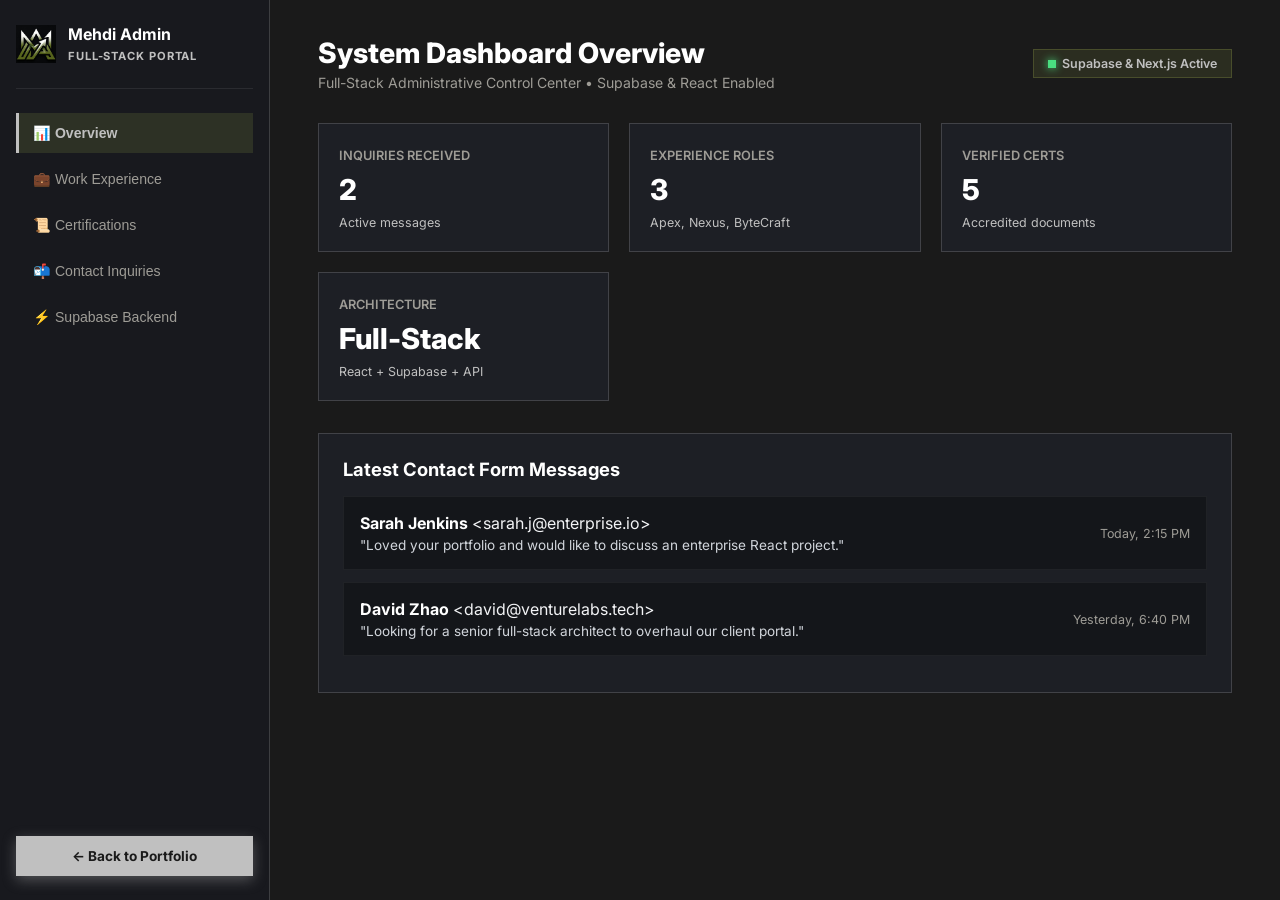
<file: admin.html>
<!DOCTYPE html>
<html lang="en">
<head>
    <meta charset="UTF-8">
    <meta name="viewport" content="width=device-width, initial-scale=1.0, viewport-fit=cover">
    <title>Syed Ali Mehdi — Admin Dashboard</title>
    <meta name="description" content="Secure administrative control dashboard for Syed Ali Mehdi Portfolio — manage work experience, credentials, contact inquiries, and database configuration.">
    <meta name="robots" content="noindex, nofollow">
    <meta name="author" content="Syed Ali Mehdi">
    <meta name="theme-color" content="#1A1A1A">

    <!-- Open Graph / Facebook -->
    <meta property="og:title" content="Syed Ali Mehdi — Admin Dashboard">
    <meta property="og:description" content="Secure administrative control dashboard for Syed Ali Mehdi Portfolio.">
    <meta property="og:type" content="website">

    <!-- Twitter Card -->
    <meta name="twitter:card" content="summary">
    <meta name="twitter:title" content="Syed Ali Mehdi — Admin Dashboard">
    <meta name="twitter:description" content="Secure administrative control dashboard for Syed Ali Mehdi Portfolio.">
    <link rel="icon" href="logo.png" type="image/png">
    <link rel="preconnect" href="https://fonts.googleapis.com">
    <link rel="preconnect" href="https://fonts.gstatic.com" crossorigin>
    <link href="https://fonts.googleapis.com/css2?family=Inter:wght@400;500;600;700;800&family=Outfit:wght@500;700;800&display=swap" rel="stylesheet">
    <style>
        :root {
            --bg-dark: #1A1A1A;
            --bg-card: #1D1F25;
            --bg-sidebar: #18191E;
            --accent: #C0C0C0;
            --accent-light: #C0C0C0;
            --border: rgba(192, 192, 192, 0.22);
            --text-main: #f3f4f6;
            --text-muted: #9E9C96;
        }

        *, *::before, *::after { margin: 0; padding: 0; box-sizing: border-box; border-radius: 0 !important; }
        body {
            font-family: 'Inter', system-ui, sans-serif;
            background-color: var(--bg-dark);
            color: var(--text-main);
            min-height: 100vh;
            display: flex;
        }

        /* Sidebar */
        .sidebar {
            width: 270px;
            background-color: var(--bg-sidebar);
            border-right: 1px solid var(--border);
            padding: 24px 16px;
            display: flex;
            flex-direction: column;
            flex-shrink: 0;
        }

        .brand {
            display: flex;
            align-items: center;
            gap: 12px;
            padding-bottom: 24px;
            border-bottom: 1px solid rgba(255, 255, 255, 0.08);
            margin-bottom: 24px;
        }

        .brand img { width: 40px; height: 40px; object-fit: contain; }
        .brand h2 { font-size: 1rem; font-weight: 700; color: #fff; }
        .brand span { font-size: 0.7rem; color: var(--accent); text-transform: uppercase; letter-spacing: 0.08em; font-weight: 700; }

        .nav-list { display: flex; flex-direction: column; gap: 6px; flex: 1; }
        .nav-btn {
            display: flex;
            align-items: center;
            gap: 10px;
            padding: 12px 14px;
            border-radius: 8px;
            border: none;
            background: transparent;
            color: var(--text-muted);
            font-size: 0.88rem;
            font-weight: 500;
            cursor: pointer;
            text-align: left;
            transition: all 0.2s;
            border-left: 3px solid transparent;
        }

        .nav-btn:hover { color: #fff; background: rgba(139, 154, 70, 0.1); }
        .nav-btn.active {
            color: var(--accent-light);
            background: rgba(139, 154, 70, 0.18);
            font-weight: 700;
            border-left-color: var(--accent);
        }

        .live-btn {
            display: flex;
            align-items: center;
            justify-content: center;
            gap: 8px;
            padding: 12px;
            background: var(--accent);
            color: #1A1A1A;
            border-radius: 8px;
            font-weight: 700;
            font-size: 0.85rem;
            text-decoration: none;
            box-shadow: 0 4px 14px rgba(192, 192, 192, 0.35);
            margin-top: 20px;
        }

        /* Main Area */
        .main-content {
            flex: 1;
            padding: 36px 48px;
            overflow-y: auto;
        }

        .header {
            display: flex;
            justify-content: space-between;
            align-items: center;
            margin-bottom: 32px;
        }

        .header h1 { font-size: 1.75rem; font-weight: 800; color: #fff; }
        .header p { font-size: 0.88rem; color: var(--text-muted); margin-top: 4px; }

        .pill-badge {
            display: inline-flex;
            align-items: center;
            gap: 6px;
            padding: 6px 14px;
            border-radius: 20px;
            font-size: 0.78rem;
            font-weight: 600;
            background: rgba(139, 154, 70, 0.15);
            color: var(--accent-light);
            border: 1px solid rgba(139, 154, 70, 0.3);
        }

        .dot-green {
            width: 8px;
            height: 8px;
            border-radius: 50%;
            background: #4ade80;
            box-shadow: 0 0 8px #4ade80;
        }

        /* Cards Grid */
        .stats-grid {
            display: grid;
            grid-template-columns: repeat(auto-fit, minmax(220px, 1fr));
            gap: 20px;
            margin-bottom: 32px;
        }

        .stat-card {
            background: var(--bg-card);
            border: 1px solid var(--border);
            border-radius: 12px;
            padding: 20px;
        }

        .stat-card-title { font-size: 0.8rem; color: var(--text-muted); text-transform: uppercase; font-weight: 600; }
        .stat-card-val { font-size: 1.8rem; font-weight: 800; color: #fff; margin: 8px 0 4px; }
        .stat-card-sub { font-size: 0.78rem; color: var(--accent-light); }

        /* Content Blocks */
        .panel-box {
            background: var(--bg-card);
            border: 1px solid var(--border);
            border-radius: 12px;
            padding: 24px;
            margin-bottom: 24px;
        }

        .panel-box h3 { font-size: 1.15rem; font-weight: 700; color: #fff; margin-bottom: 16px; }

        .item-row {
            padding: 16px;
            border-radius: 8px;
            background: rgba(0, 0, 0, 0.3);
            border: 1px solid rgba(255, 255, 255, 0.05);
            display: flex;
            justify-content: space-between;
            align-items: center;
            margin-bottom: 12px;
        }

        .btn-add {
            padding: 10px 18px;
            background: var(--accent);
            color: #1A1A1A;
            border: none;
            border-radius: 8px;
            font-weight: 700;
            font-size: 0.85rem;
            cursor: pointer;
        }

        .code-box {
            background: #141414;
            border: 1px solid var(--border);
            border-radius: 8px;
            padding: 16px;
            font-family: monospace;
            font-size: 0.85rem;
            color: var(--accent-light);
            overflow-x: auto;
            margin-top: 12px;
        }
    
        /* Luxury Success Toast Notification System */
        .toast-container {
            position: fixed;
            top: 24px;
            right: 24px;
            z-index: 999999;
            display: flex;
            flex-direction: column;
            gap: 12px;
            max-width: 420px;
            width: calc(100% - 32px);
            pointer-events: none;
        }

        .toast {
            position: relative;
            display: flex;
            align-items: flex-start;
            gap: 14px;
            padding: 16px 18px;
            background: rgba(20, 13, 8, 0.95);
            border: 1px solid rgba(192, 192, 192, 0.38);
            box-shadow: 0 16px 40px rgba(0, 0, 0, 0.8), 0 0 25px rgba(192, 192, 192, 0.12);
            backdrop-filter: blur(16px);
            -webkit-backdrop-filter: blur(16px);
            color: #FFFFFF;
            font-family: inherit;
            pointer-events: auto;
            overflow: hidden;
            border-radius: 0 !important;
            transform: translateY(-20px) scale(0.96);
            opacity: 0;
            transition: transform 0.35s cubic-bezier(0.16, 1, 0.3, 1), opacity 0.35s cubic-bezier(0.16, 1, 0.3, 1);
        }

        .toast.is-visible {
            transform: translateY(0) scale(1);
            opacity: 1;
        }

        .toast.is-hiding {
            transform: translateY(-16px) scale(0.94);
            opacity: 0;
        }

        .toast__icon-wrap {
            flex-shrink: 0;
            width: 30px;
            height: 30px;
            display: flex;
            align-items: center;
            justify-content: center;
            background: rgba(192, 192, 192, 0.12);
            border: 1px solid #C0C0C0;
            color: #C0C0C0;
        }

        .toast__content {
            flex: 1;
            min-width: 0;
        }

        .toast__title {
            font-size: 0.95rem;
            font-weight: 700;
            color: #FFFFFF;
            letter-spacing: 0.02em;
            margin-bottom: 3px;
        }

        .toast__message {
            font-size: 0.84rem;
            color: #A39E99;
            line-height: 1.45;
        }

        .toast__close {
            flex-shrink: 0;
            background: transparent;
            border: none;
            color: #A39E99;
            cursor: pointer;
            padding: 2px;
            display: flex;
            align-items: center;
            justify-content: center;
            transition: color 0.2s ease;
        }

        .toast__close:hover {
            color: #FFFFFF;
        }

        .toast__progress {
            position: absolute;
            bottom: 0;
            left: 0;
            height: 2px;
            background: linear-gradient(90deg, #C0C0C0, #C0C0C0);
            width: 100%;
        }

        @media (max-width: 900px) {
            body {
                flex-direction: column;
                min-height: 100vh;
            }

            .sidebar {
                width: 100%;
                border-right: none;
                border-bottom: 1px solid var(--border);
                padding: 18px 16px;
            }

            .brand {
                margin-bottom: 14px;
                padding-bottom: 14px;
            }

            .nav-list {
                flex-direction: row;
                flex-wrap: wrap;
                gap: 6px;
            }

            .nav-btn {
                padding: 8px 12px;
                font-size: 0.8rem;
                flex: 1 1 auto;
                min-width: 130px;
                border-left: none;
                border-bottom: 2px solid transparent;
            }

            .nav-btn.active {
                border-left-color: transparent;
                border-bottom-color: var(--accent);
            }

            .live-btn {
                margin-top: 12px;
                padding: 10px;
                font-size: 0.82rem;
            }

            .main-content {
                padding: 24px 16px 40px;
            }

            .header {
                flex-direction: column;
                align-items: flex-start;
                gap: 12px;
                margin-bottom: 24px;
            }

            .stats-grid {
                grid-template-columns: 1fr;
                gap: 12px;
            }

            .item-row {
                flex-direction: column;
                align-items: flex-start;
                gap: 10px;
            }
        }

        @media (max-width: 480px) {
            .toast-container {
                top: 16px;
                left: 16px;
                right: 16px;
                width: auto;
            }

            .main-content {
                padding: 16px 12px 36px;
            }

            .panel-box {
                padding: 16px 14px;
            }

            .header h1 {
                font-size: 1.4rem;
            }
        }

    </style>
</head>
<body>

    <!-- Sidebar -->
    <aside class="sidebar">
        <div class="brand">
            <img src="logo.png" alt="Mehdi Logo">
            <div>
                <h2>Mehdi Admin</h2>
                <span>Full-Stack Portal</span>
            </div>
        </div>

        <nav class="nav-list">
            <button class="nav-btn active" onclick="switchTab('overview')">📊 Overview</button>
            <button class="nav-btn" onclick="switchTab('experience')">💼 Work Experience</button>
            <button class="nav-btn" onclick="switchTab('certs')">📜 Certifications</button>
            <button class="nav-btn" onclick="switchTab('inquiries')">📬 Contact Inquiries</button>
            <button class="nav-btn" onclick="switchTab('supabase')">⚡ Supabase Backend</button>
        </nav>

        <a href="index.html" class="live-btn">← Back to Portfolio</a>
    </aside>

    <!-- Main Content -->
    <main class="main-content">
        <header class="header">
            <div>
                <h1 id="tab-title">System Dashboard Overview</h1>
                <p>Full-Stack Administrative Control Center • Supabase &amp; React Enabled</p>
            </div>
            <div class="pill-badge">
                <span class="dot-green"></span>
                <span>Supabase &amp; Next.js Active</span>
            </div>
        </header>

        <!-- Tab 1: Overview -->
        <section id="tab-overview">
            <div class="stats-grid">
                <div class="stat-card">
                    <span class="stat-card-title">Inquiries Received</span>
                    <div class="stat-card-val" id="count-inquiries">2</div>
                    <span class="stat-card-sub">Active messages</span>
                </div>
                <div class="stat-card">
                    <span class="stat-card-title">Experience Roles</span>
                    <div class="stat-card-val">3</div>
                    <span class="stat-card-sub">Apex, Nexus, ByteCraft</span>
                </div>
                <div class="stat-card">
                    <span class="stat-card-title">Verified Certs</span>
                    <div class="stat-card-val">5</div>
                    <span class="stat-card-sub">Accredited documents</span>
                </div>
                <div class="stat-card">
                    <span class="stat-card-title">Architecture</span>
                    <div class="stat-card-val">Full-Stack</div>
                    <span class="stat-card-sub">React + Supabase + API</span>
                </div>
            </div>

            <div class="panel-box">
                <h3>Latest Contact Form Messages</h3>
                <div class="item-row">
                    <div>
                        <strong style="color: #fff;">Sarah Jenkins</strong> &lt;sarah.j@enterprise.io&gt;
                        <div style="font-size: 0.85rem; color: #d1d5db; margin-top: 4px;">"Loved your portfolio and would like to discuss an enterprise React project."</div>
                    </div>
                    <span style="font-size: 0.78rem; color: var(--text-muted);">Today, 2:15 PM</span>
                </div>
                <div class="item-row">
                    <div>
                        <strong style="color: #fff;">David Zhao</strong> &lt;david@venturelabs.tech&gt;
                        <div style="font-size: 0.85rem; color: #d1d5db; margin-top: 4px;">"Looking for a senior full-stack architect to overhaul our client portal."</div>
                    </div>
                    <span style="font-size: 0.78rem; color: var(--text-muted);">Yesterday, 6:40 PM</span>
                </div>
            </div>
        </section>

        <!-- Tab 2: Experience -->
        <section id="tab-experience" style="display: none;">
            <div class="panel-box">
                <div style="display: flex; justify-content: space-between; align-items: center; margin-bottom: 16px;">
                    <h3>Manage Experience Entries</h3>
                    <button class="btn-add" onclick="promptAddExperience()">+ Add Experience Role</button>
                </div>

                <div id="experience-list">
                    <div class="item-row">
                        <div>
                            <strong style="color: #fff; font-size: 1rem;">Senior Full-Stack Architect</strong>
                            <div style="font-size: 0.85rem; color: var(--accent-light);">Apex Global Technologies • 2023 — Present • Remote</div>
                        </div>
                        <span style="font-size: 0.8rem; color: #4ade80;">Currently Active</span>
                    </div>

                    <div class="item-row">
                        <div>
                            <strong style="color: #fff; font-size: 1rem;">Lead Frontend &amp; UI Engineer</strong>
                            <div style="font-size: 0.85rem; color: var(--accent-light);">Nexus Innovations Studio • 2021 — 2023 • Hybrid</div>
                        </div>
                        <span style="font-size: 0.8rem; color: var(--text-muted);">Completed</span>
                    </div>

                    <div class="item-row">
                        <div>
                            <strong style="color: #fff; font-size: 1rem;">Full-Stack Software Developer</strong>
                            <div style="font-size: 0.85rem; color: var(--accent-light);">ByteCraft Software Solutions • 2019 — 2021 • On-Site</div>
                        </div>
                        <span style="font-size: 0.8rem; color: var(--text-muted);">Completed</span>
                    </div>
                </div>
            </div>
        </section>

        <!-- Tab 3: Certs -->
        <section id="tab-certs" style="display: none;">
            <div class="panel-box">
                <h3>Accredited Certifications</h3>
                <div class="stats-grid">
                    <div class="stat-card">
                        <span style="color: var(--accent); font-size: 0.75rem; font-weight: 700;">META CERTIFIED</span>
                        <div style="color: #fff; font-weight: 700; margin: 4px 0;">Web Development Professional</div>
                        <div style="font-size: 0.8rem; color: var(--text-muted);">Meta &amp; Coursera • 2024</div>
                    </div>
                    <div class="stat-card">
                        <span style="color: var(--accent); font-size: 0.75rem; font-weight: 700;">AWS CERTIFIED</span>
                        <div style="color: #fff; font-weight: 700; margin: 4px 0;">Cloud Architecture &amp; DevOps</div>
                        <div style="font-size: 0.8rem; color: var(--text-muted);">AWS Training • 2023</div>
                    </div>
                    <div class="stat-card">
                        <span style="color: var(--accent); font-size: 0.75rem; font-weight: 700;">GOOGLE CERTIFIED</span>
                        <div style="color: #fff; font-weight: 700; margin: 4px 0;">Data Analytics &amp; Visuals</div>
                        <div style="font-size: 0.8rem; color: var(--text-muted);">Google Institute • 2023</div>
                    </div>
                    <div class="stat-card">
                        <span style="color: var(--accent); font-size: 0.75rem; font-weight: 700;">SCRUM ALLIANCE</span>
                        <div style="color: #fff; font-weight: 700; margin: 4px 0;">Agile Project Management</div>
                        <div style="font-size: 0.8rem; color: var(--text-muted);">Scrum Alliance • 2022</div>
                    </div>
                    <div class="stat-card">
                        <span style="color: var(--accent); font-size: 0.75rem; font-weight: 700;">INTERACTION DESIGN</span>
                        <div style="color: #fff; font-weight: 700; margin: 4px 0;">UI/UX Interface Design</div>
                        <div style="font-size: 0.8rem; color: var(--text-muted);">Interaction Design • 2024</div>
                    </div>
                </div>
            </div>
        </section>

        <!-- Tab 4: Inquiries -->
        <section id="tab-inquiries" style="display: none;">
            <div class="panel-box">
                <h3>Contact Inquiries Inbox</h3>
                <div class="item-row">
                    <div>
                        <strong style="color: #fff;">Sarah Jenkins</strong> &lt;sarah.j@enterprise.io&gt;
                        <div style="font-size: 0.88rem; color: #d1d5db; margin-top: 6px;">
                            "Hi Mehdi, we loved your portfolio and would like to discuss an enterprise Next.js/React architecture project."
                        </div>
                    </div>
                    <span style="font-size: 0.78rem; color: var(--text-muted);">Today, 2:15 PM</span>
                </div>
                <div class="item-row">
                    <div>
                        <strong style="color: #fff;">David Zhao</strong> &lt;david@venturelabs.tech&gt;
                        <div style="font-size: 0.88rem; color: #d1d5db; margin-top: 6px;">
                            "Hey Syed, looking for a lead frontend architect to overhaul our client portal. Are you available for a discovery call?"
                        </div>
                    </div>
                    <span style="font-size: 0.78rem; color: var(--text-muted);">Yesterday, 6:40 PM</span>
                </div>
            </div>
        </section>

        <!-- Tab 5: Supabase -->
        <section id="tab-supabase" style="display: none;">
            <div class="panel-box">
                <h3>Supabase Backend Configuration</h3>
                <p style="color: var(--text-muted); font-size: 0.88rem; line-height: 1.6;">
                    The Supabase JS client is installed in your workspace. You can connect your live Supabase cloud database by configuring <code>.env.local</code>.
                </p>

                <div class="code-box">
# .env.local
NEXT_PUBLIC_SUPABASE_URL=https://portfolio-db.supabase.co
NEXT_PUBLIC_SUPABASE_ANON_KEY=eyJhbGciOiJIUzI1NiIsInR5cCI6IkpXVCJ9.portfolio_anon_key
                </div>

                <h4 style="margin-top: 20px; color: #fff;">Supabase SQL Schema:</h4>
                <div class="code-box">
CREATE TABLE inquiries (
    id BIGINT GENERATED BY DEFAULT AS IDENTITY PRIMARY KEY,
    name TEXT NOT NULL,
    email TEXT NOT NULL,
    message TEXT NOT NULL,
    created_at TIMESTAMPTZ DEFAULT NOW()
);
                </div>
            </div>
        </section>
    </main>

    <script>
        function switchTab(tabId) {
            const tabs = ['overview', 'experience', 'certs', 'inquiries', 'supabase'];
            tabs.forEach(t => {
                const el = document.getElementById('tab-' + t);
                if (el) el.style.display = (t === tabId) ? 'block' : 'none';
            });

            document.querySelectorAll('.nav-btn').forEach(btn => btn.classList.remove('active'));
            event.target.classList.add('active');

            const titles = {
                overview: 'System Dashboard Overview',
                experience: 'Work Experience Manager',
                certs: 'Accredited Certifications',
                inquiries: 'Contact Form Inquiries Inbox',
                supabase: 'Supabase Cloud Backend Integration'
            };
            document.getElementById('tab-title').textContent = titles[tabId] || 'Admin Dashboard';
        }

        function promptAddExperience() {
            const role = prompt("Enter Job Role (e.g. Lead Full-Stack Architect):");
            if (!role) return;
            const company = prompt("Enter Company Name:");
            if (!company) return;

            const list = document.getElementById('experience-list');
            const row = document.createElement('div');
            row.className = 'item-row';
            row.innerHTML = `
                <div>
                    <strong style="color: #fff; font-size: 1rem;">${role}</strong>
                    <div style="font-size: 0.85rem; color: var(--accent-light);">${company} • 2024 — Present • Full-Time</div>
                </div>
                <span style="font-size: 0.8rem; color: #4ade80;">Active</span>
            `;
            list.prepend(row);
            showSuccessToast('Role Added Successfully!', role + ' at ' + company + ' added to dashboard.');
        }

        function showSuccessToast(title, message, duration = 4500) {
            let container = document.getElementById('global-toast-container');
            if (!container) {
                container = document.createElement('div');
                container.id = 'global-toast-container';
                container.className = 'toast-container';
                document.body.appendChild(container);
            }

            const toast = document.createElement('div');
            toast.className = 'toast';
            toast.setAttribute('role', 'alert');
            toast.setAttribute('aria-live', 'polite');

            toast.innerHTML = `
                <div class="toast__icon-wrap" aria-hidden="true">
                    <svg width="18" height="18" viewBox="0 0 24 24" fill="none" stroke="currentColor" stroke-width="2.5" stroke-linecap="round" stroke-linejoin="round">
                        <polyline points="20 6 9 17 4 12"></polyline>
                    </svg>
                </div>
                <div class="toast__content">
                    <div class="toast__title">${title}</div>
                    <div class="toast__message">${message}</div>
                </div>
                <button type="button" class="toast__close" aria-label="Close notification" onclick="this.parentElement.remove()">
                    <svg width="14" height="14" viewBox="0 0 24 24" fill="none" stroke="currentColor" stroke-width="2" stroke-linecap="round" stroke-linejoin="round">
                        <line x1="18" y1="6" x2="6" y2="18"></line>
                        <line x1="6" y1="6" x2="18" y2="18"></line>
                    </svg>
                </button>
                <div class="toast__progress"></div>
            `;

            container.appendChild(toast);
            requestAnimationFrame(() => toast.classList.add('is-visible'));
            setTimeout(() => {
                toast.classList.remove('is-visible');
                toast.classList.add('is-hiding');
                setTimeout(() => toast.remove(), 360);
            }, duration);
        }

    </script>
</body>
</html>
</file>
<file: style.css>
/* ==========================================================================
   MEHDI PORTFOLIO — PREMIUM STYLESHEET
   Color Palette: Charcoal Grey (#2A2A2A) & Moonlight Silver (#C0C0C0)
   Typography: Outfit (Display), Space Grotesk (Headings), Inter (Body)
   ========================================================================== */

/* ========== CSS CUSTOM PROPERTIES ========== */
:root {
    /* Primary Palette — Charcoal Grey, Moonlight Silver & Signal Red */
    --clr-accent:        #C0C0C0;         /* Moonlight Silver — primary accent */
    --clr-accent-light:  #FFFFFF;         /* Luminous White — secondary accent */
    --clr-accent-dark:   #9A9A9A;         /* Deep Moonlight Silver */
    --clr-accent-deep:   #707070;         /* Slate Silver */
    --clr-accent-glow:   rgba(192, 192, 192, 0.28);

    /* Header & Hero: Charcoal Grey spectrum */
    --clr-header-bg:     #1E1E1E;
    --clr-header-bg-2:   #2A2A2A;
    --clr-header-bg-3:   #161616;

    /* Theme: Charcoal Grey Base + Moonlight Silver & Signal Red Accents */
    --clr-bg:            #1A1A1A;         /* Deep Charcoal Base */
    --clr-bg-elevated:   #222222;         /* Elevated Charcoal Surface */
    --clr-bg-card:       #2A2A2A;         /* Charcoal Grey Card Surface */
    --clr-bg-card-hover: #333333;         /* Lighter Charcoal Card Hover */
    --clr-bg-glass:      rgba(30, 30, 30, 0.94); /* Glassmorphic Charcoal */
    --clr-surface:       #1E1E1E;         /* Charcoal Base Surface */
    --clr-border:        rgba(192, 192, 192, 0.22); /* Moonlight Silver Outline */
    --clr-border-subtle: rgba(192, 192, 192, 0.12); /* Subtle Silver Outline */
    --clr-border-accent: rgba(192, 192, 192, 0.55);  /* High-contrast Signal Red Border */

    /* Typography — Moonlight Silver tones on Charcoal Grey Base */
    --clr-text:          #D0D0D0;         /* Clean Light Silver Body Text */
    --clr-text-muted:    #999999;         /* Balanced Medium Grey for Descriptions */
    --clr-text-dim:      #666666;         /* Subtle Muted Grey for Captions & Meta */
    --clr-heading:       #F0F0F0;         /* Pure Bright Silver High-Impact Headings */
    --clr-white:         #FFFFFF;

    /* Typography */
    --font-display:      'Outfit', sans-serif;
    --font-heading:      'Space Grotesk', sans-serif;
    --font-body:         'Inter', sans-serif;

    /* Spacing — Compact & closely connected */
    --space-xs:   0.375rem;
    --space-sm:   0.75rem;
    --space-md:   1.25rem;
    --space-lg:   1.75rem;
    --space-xl:   2.25rem;
    --space-2xl:  3rem;
    --space-3xl:  3.75rem;

    /* Radius — STRICT 100% SQUARE (0px) */
    --radius-sm:  0px;
    --radius-md:  0px;
    --radius-lg:  0px;
    --radius-xl:  0px;
    --radius-full: 0px;

    /* Transitions */
    --ease-out-expo: cubic-bezier(0.16, 1, 0.3, 1);
    --ease-out-quart: cubic-bezier(0.25, 1, 0.5, 1);
    --transition-fast: 0.2s var(--ease-out-expo);
    --transition-base: 0.4s var(--ease-out-expo);
    --transition-slow: 0.7s var(--ease-out-expo);

    /* Shadows — Charcoal Depth with Subtle Red Reflection */
    --shadow-card: 0 10px 32px rgba(0, 0, 0, 0.50);
    --shadow-glow: 0 0 35px var(--clr-accent-glow);

    /* Nav */
    --nav-height: 72px;
}

/* ========== RESET & BASE ========== */
*,
*::before,
*::after {
    margin: 0;
    padding: 0;
    box-sizing: border-box;
    border-radius: 0 !important; /* Enforces sharp square geometry everywhere */
}

html {
    scroll-behavior: smooth;
    scrollbar-width: none !important; /* Firefox */
    -ms-overflow-style: none !important; /* IE / Edge */
}

body {
    scrollbar-width: none !important;
    -ms-overflow-style: none !important;
}

/* Completely remove native browser scrollbar across all webkit engines */
html::-webkit-scrollbar,
body::-webkit-scrollbar,
::-webkit-scrollbar {
    width: 0px !important;
    height: 0px !important;
    display: none !important;
    background: transparent !important;
}

body {
    font-family: var(--font-body);
    font-size: 16px;
    line-height: 1.7;
    color: var(--clr-text);
    background: var(--clr-bg);
    overflow-x: hidden;
    -webkit-font-smoothing: antialiased;
    -moz-osx-font-smoothing: grayscale;
}

a {
    color: inherit;
    text-decoration: none;
    transition: color var(--transition-fast);
}

img {
    display: block;
    max-width: 100%;
    height: auto;
}

ul { list-style: none; }

::selection {
    background: var(--clr-accent);
    color: var(--clr-bg);
}

.text-accent { color: var(--clr-accent-light); }

/* ========== GLOBAL BACKGROUND PORTRAIT (Fixed Right-Side Ambient Watermark) ========== */
.global-bg,
.site-bg-portrait {
    position: fixed;
    top: 0;
    right: 0;
    left: auto;
    width: clamp(420px, 48vw, 760px);
    height: 100vh;
    z-index: 0;
    pointer-events: none;
    overflow: hidden;
    opacity: 0;
    visibility: hidden;
    transition: opacity 0.5s ease, visibility 0.5s ease;
}

.site-bg-portrait.is-active-bg {
    opacity: 0.16 !important; /* Soft, subtle luxury ambient portrait watermark across entire website */
    visibility: visible !important;
}

.global-bg__image,
.site-bg-portrait__img {
    position: absolute;
    top: 0;
    right: 0;
    width: 100%;
    height: 115vh;
    background: url('profile.jpg') right top / cover no-repeat;
    transform: scaleX(-1);
    filter: contrast(1.18) brightness(0.92);
    mask-image: radial-gradient(ellipse at 72% 35%, black 35%, transparent 78%),
                linear-gradient(to bottom, black 60%, transparent 95%),
                linear-gradient(to right, transparent 0%, black 35%);
    -webkit-mask-image: radial-gradient(ellipse at 72% 35%, black 35%, transparent 78%),
                        linear-gradient(to bottom, black 60%, transparent 95%),
                        linear-gradient(to right, transparent 0%, black 35%);
    will-change: transform;
}

.global-bg__overlay,
.site-bg-portrait__overlay {
    position: absolute;
    inset: 0;
    background: linear-gradient(to left, transparent 25%, var(--clr-bg) 95%),
                linear-gradient(to top, var(--clr-bg) 8%, transparent 55%);
    pointer-events: none;
}

.global-bg__grain {
    position: absolute;
    inset: 0;
    opacity: 0.025;
    background-image: url("data:image/svg+xml,%3Csvg viewBox='0 0 256 256' xmlns='http://www.w3.org/2000/svg'%3E%3Cfilter id='noise'%3E%3CfeTurbulence type='fractalNoise' baseFrequency='0.9' numOctaves='4' stitchTiles='stitch'/%3E%3C/filter%3E%3Crect width='100%25' height='100%25' filter='url(%23noise)'/%3E%3C/svg%3E");
    background-size: 128px 128px;
    pointer-events: none;
}

/* ========== CUSTOM CURSOR (DOT & GLOWING RING) ========== */
.cursor-dot {
    position: fixed;
    top: 0;
    left: 0;
    width: 6px;
    height: 6px;
    background: #FFFFFF;
    border-radius: 50% !important;
    pointer-events: none;
    z-index: 100000;
    transform: translate3d(-100px, -100px, 0);
    box-shadow: 0 0 10px rgba(192, 192, 192, 0.95), 0 0 20px rgba(192, 192, 192, 0.5);
    transition: width 0.2s ease, height 0.2s ease, background 0.2s ease;
    will-change: transform;
}

.cursor-ring {
    position: fixed;
    top: 0;
    left: 0;
    width: 36px;
    height: 36px;
    border: 1.5px solid rgba(192, 192, 192, 0.7);
    border-radius: 50% !important;
    pointer-events: none;
    z-index: 99999;
    transform: translate3d(-100px, -100px, 0);
    box-shadow: 0 0 14px rgba(192, 192, 192, 0.3);
    transition: width 0.25s cubic-bezier(0.16, 1, 0.3, 1), height 0.25s cubic-bezier(0.16, 1, 0.3, 1), border-color 0.2s ease, background 0.2s ease;
    will-change: transform;
}

.cursor-dot.is-hovering {
    width: 8px;
    height: 8px;
    background: #C0C0C0;
    box-shadow: 0 0 14px rgba(192, 192, 192, 1);
}

.cursor-ring.is-hovering {
    width: 52px;
    height: 52px;
    border-color: rgba(192, 192, 192, 0.95);
    background: transparent !important;
    box-shadow: 0 0 16px rgba(192, 192, 192, 0.35);
}

.cursor-dot.is-clicking {
    transform: translate(-50%, -50%) scale(1.4);
    background: #C0C0C0;
}

.cursor-ring.is-clicking {
    width: 26px;
    height: 26px;
    border-color: #FFFFFF;
    background: transparent !important;
    box-shadow: none !important;
}

/* Hide default cursor on desktop */
@media (hover: hover) and (pointer: fine) {
    body, a, button, [role="button"], input, textarea, select {
        cursor: none !important;
    }
}

/* ========== PROCEDURAL SKELETON LIZARD CANVAS ========== */
/* ========== PROCEDURAL SKELETON LIZARD CANVAS (GLOBAL VIEWPORT OVERLAY) ========== */
.skeletal-lizard-canvas {
    position: fixed;
    top: 0;
    left: 0;
    width: 100vw;
    height: 100vh;
    pointer-events: none !important;
    z-index: 18 !important; /* Floats gracefully above section backgrounds across entire site */
    opacity: 0.40;
    will-change: transform;
}



/* ========== FLOATING RIGHT-SIDE ICON NAVIGATION DOCK (Playful Floating Random Drift Mode) ========== */
.floating-nav {
    position: fixed;
    right: 26px;
    top: 50%;
    transform: translateY(-50%);
    z-index: 1000;
    pointer-events: auto;
}

.floating-nav__dock {
    display: flex;
    flex-direction: column;
    gap: 16px; /* Spaced apart as requested ("inhe thora door karo") */
    align-items: center;
    padding: 10px 4px;
    background: transparent !important;
    border: none !important; /* Full border hata diya */
    border-radius: 0 !important;
    box-shadow: none !important;
    backdrop-filter: none !important;
    -webkit-backdrop-filter: none !important;
}

.float-nav__btn {
    position: relative;
    width: 38px;
    height: 38px;
    border-radius: 0 !important;
    display: flex;
    align-items: center;
    justify-content: center;
    background: transparent !important; /* Strictly borderless & no surrounding box */
    border: none !important;
    box-shadow: none !important;
    color: rgba(209, 213, 219, 0.7);    /* Clean slate-grey icon */
    cursor: pointer;
    text-decoration: none;
    transition: transform 1.25s cubic-bezier(0.22, 1, 0.36, 1), color 0.25s ease, filter 0.25s ease;
    will-change: transform;
}

.float-nav__btn svg {
    width: 22px;
    height: 22px;
    stroke: currentColor;
    fill: none;
    pointer-events: none;
    transition: transform 0.25s ease, filter 0.25s ease, color 0.25s ease;
    filter: drop-shadow(0 2px 6px rgba(0, 0, 0, 0.8));
}

/* Unique Random Wandering Animations in right side area (Faster, lively movement) */
.float-nav__btn:nth-child(1) { animation: navWander1 2.8s ease-in-out infinite; }
.float-nav__btn:nth-child(2) { animation: navWander2 3.2s ease-in-out infinite 0.2s; }
.float-nav__btn:nth-child(3) { animation: navWander3 2.5s ease-in-out infinite 0.4s; }
.float-nav__btn:nth-child(4) { animation: navWander4 3.4s ease-in-out infinite 0.1s; }
.float-nav__btn:nth-child(5) { animation: navWander5 2.7s ease-in-out infinite 0.3s; }
.float-nav__btn:nth-child(6) { animation: navWander6 3.1s ease-in-out infinite 0.5s; }
.float-nav__btn:nth-child(7) { animation: navWander7 2.6s ease-in-out infinite 0.2s; }

/* When mouse drags / hovers in right area: slowly and smoothly line up ("slowly slowly fix ho") */
.floating-nav:hover .float-nav__btn,
.floating-nav.is-aligned .float-nav__btn {
    animation: none !important;
    transform: translate3d(0, 0, 0) rotate(0deg) !important;
    transition: transform 1.25s cubic-bezier(0.22, 1, 0.36, 1), color 0.25s ease !important;
}

/* Staggered smooth wave alignment delays so they gracefully line up one by one */
.floating-nav:hover .float-nav__btn:nth-child(1),
.floating-nav.is-aligned .float-nav__btn:nth-child(1) { transition-delay: 0s !important; }
.floating-nav:hover .float-nav__btn:nth-child(2),
.floating-nav.is-aligned .float-nav__btn:nth-child(2) { transition-delay: 0.08s !important; }
.floating-nav:hover .float-nav__btn:nth-child(3),
.floating-nav.is-aligned .float-nav__btn:nth-child(3) { transition-delay: 0.16s !important; }
.floating-nav:hover .float-nav__btn:nth-child(4),
.floating-nav.is-aligned .float-nav__btn:nth-child(4) { transition-delay: 0.24s !important; }
.floating-nav:hover .float-nav__btn:nth-child(5),
.floating-nav.is-aligned .float-nav__btn:nth-child(5) { transition-delay: 0.32s !important; }
.floating-nav:hover .float-nav__btn:nth-child(6),
.floating-nav.is-aligned .float-nav__btn:nth-child(6) { transition-delay: 0.40s !important; }
.floating-nav:hover .float-nav__btn:nth-child(7),
.floating-nav.is-aligned .float-nav__btn:nth-child(7) { transition-delay: 0.48s !important; }

/* Hover & Active States: Zero background box, JUST the glowing logo */
.float-nav__btn:hover,
.float-nav__btn:focus-visible {
    background: transparent !important;
    box-shadow: none !important;
    color: #FFFFFF !important;
    outline: none;
}

.float-nav__btn:hover svg {
    transform: scale(1.22);
    filter: drop-shadow(0 0 10px var(--clr-accent-light)) drop-shadow(0 0 18px rgba(192, 192, 192, 0.55));
    color: var(--clr-accent-light) !important;
}

.float-nav__btn.active {
    background: transparent !important; /* No solid box! */
    box-shadow: none !important;
    color: var(--clr-accent) !important;
}

.float-nav__btn.active svg {
    transform: scale(1.28);
    filter: drop-shadow(0 0 10px var(--clr-accent)) drop-shadow(0 0 22px rgba(192, 192, 192, 0.65));
    color: var(--clr-accent) !important;
}



/* Pause wandering keyframes during active scrolling to preserve 60-120fps on laptop */
body.is-scrolling .float-nav__btn {
    animation-play-state: paused !important;
}

/* Keyframes for random wandering within bounded right-side zone */
@keyframes navWander1 {
    0%   { transform: translate3d(0, 0, 0) rotate(0deg); }
    22%  { transform: translate3d(-18px, 14px, 0) rotate(4deg); }
    45%  { transform: translate3d(12px, -16px, 0) rotate(-3deg); }
    70%  { transform: translate3d(-14px, -10px, 0) rotate(5deg); }
    88%  { transform: translate3d(8px, 16px, 0) rotate(-2deg); }
    100% { transform: translate3d(0, 0, 0) rotate(0deg); }
}

@keyframes navWander2 {
    0%   { transform: translate3d(0, 0, 0) rotate(0deg); }
    20%  { transform: translate3d(16px, -16px, 0) rotate(-4deg); }
    48%  { transform: translate3d(-20px, 10px, 0) rotate(5deg); }
    68%  { transform: translate3d(10px, 18px, 0) rotate(-3deg); }
    85%  { transform: translate3d(-12px, -14px, 0) rotate(3deg); }
    100% { transform: translate3d(0, 0, 0) rotate(0deg); }
}

@keyframes navWander3 {
    0%   { transform: translate3d(0, 0, 0) rotate(0deg); }
    25%  { transform: translate3d(-22px, -12px, 0) rotate(5deg); }
    50%  { transform: translate3d(14px, 16px, 0) rotate(-4deg); }
    72%  { transform: translate3d(-8px, 14px, 0) rotate(3deg); }
    88%  { transform: translate3d(15px, -10px, 0) rotate(-4deg); }
    100% { transform: translate3d(0, 0, 0) rotate(0deg); }
}

@keyframes navWander4 {
    0%   { transform: translate3d(0, 0, 0) rotate(0deg); }
    18%  { transform: translate3d(18px, 14px, 0) rotate(-5deg); }
    42%  { transform: translate3d(-16px, -18px, 0) rotate(4deg); }
    65%  { transform: translate3d(12px, -8px, 0) rotate(-3deg); }
    84%  { transform: translate3d(-20px, 12px, 0) rotate(5deg); }
    100% { transform: translate3d(0, 0, 0) rotate(0deg); }
}

@keyframes navWander5 {
    0%   { transform: translate3d(0, 0, 0) rotate(0deg); }
    24%  { transform: translate3d(-14px, 16px, 0) rotate(4deg); }
    46%  { transform: translate3d(18px, -12px, 0) rotate(-5deg); }
    70%  { transform: translate3d(-18px, -14px, 0) rotate(3deg); }
    86%  { transform: translate3d(10px, 14px, 0) rotate(-2deg); }
    100% { transform: translate3d(0, 0, 0) rotate(0deg); }
}

@keyframes navWander6 {
    0%   { transform: translate3d(0, 0, 0) rotate(0deg); }
    22%  { transform: translate3d(14px, -16px, 0) rotate(-4deg); }
    48%  { transform: translate3d(-16px, -10px, 0) rotate(5deg); }
    68%  { transform: translate3d(15px, 14px, 0) rotate(-3deg); }
    88%  { transform: translate3d(-10px, 16px, 0) rotate(4deg); }
    100% { transform: translate3d(0, 0, 0) rotate(0deg); }
}

@keyframes navWander7 {
    0%   { transform: translate3d(0, 0, 0) rotate(0deg); }
    20%  { transform: translate3d(-18px, 12px, 0) rotate(5deg); }
    44%  { transform: translate3d(14px, -14px, 0) rotate(-4deg); }
    68%  { transform: translate3d(-12px, -12px, 0) rotate(3deg); }
    86%  { transform: translate3d(16px, 12px, 0) rotate(-4deg); }
    100% { transform: translate3d(0, 0, 0) rotate(0deg); }
}



/* Tooltip on Hover (Strict 2D Badge) */
.float-nav__tooltip {
    position: absolute;
    right: calc(100% + 12px);
    top: 50%;
    transform: translateY(-50%);
    background: #1A1A1A;
    border: 1px solid var(--clr-accent);
    color: #FFFFFF;
    padding: 3px 8px;
    font-family: var(--font-heading);
    font-size: 0.72rem;
    font-weight: 700;
    letter-spacing: 0.04em;
    border-radius: 0 !important;
    white-space: nowrap;
    pointer-events: none;
    opacity: 0;
    transition: opacity 0.18s ease;
    z-index: 1002;
    box-shadow: 0 4px 14px rgba(0, 0, 0, 0.5);
}

.float-nav__tooltip::after {
    content: '';
    position: absolute;
    left: 100%;
    top: 50%;
    transform: translateY(-50%);
    border-width: 4px;
    border-style: solid;
    border-color: transparent transparent transparent var(--clr-accent);
}

.float-nav__btn:hover .float-nav__tooltip {
    opacity: 1;
}



/* Explicit global guard: floating nav buttons MUST NEVER have a background box */
.float-nav__btn,
.float-nav__btn:hover,
.float-nav__btn:focus,
.float-nav__btn:active,
.float-nav__btn.active {
    background: transparent !important;
    background-color: transparent !important;
    border: none !important;
    box-shadow: none !important;
    outline: none !important;
}

@media (max-width: 640px) {
    .floating-nav {
        right: 12px;
        top: 50%;
    }
    .floating-nav__dock {
        gap: 12px;
    }
    .float-nav__btn {
        position: relative;
        width: 36px;
        height: 36px;
        border-radius: 0 !important;
        display: flex;
        align-items: center;
        justify-content: center;
        background: transparent !important;
        border: none !important;
        box-shadow: none !important;
        color: rgba(209, 213, 219, 0.7);
        cursor: pointer;
        text-decoration: none;
        transition: transform 1.25s cubic-bezier(0.22, 1, 0.36, 1), color 0.18s ease;
    }
}

/* ========== SOCIAL MEDIA PLATFORMS RIBBON (Strict 2D Circular Motion Ticker) ========== */
.social-ribbon {
    position: relative;
    z-index: 2;
    padding: 1.15rem 0 1.5rem;
    background: #222222;
    border-top: 1px solid rgba(192, 192, 192, 0.15);
    border-bottom: 1px solid rgba(192, 192, 192, 0.25);
    overflow: hidden;
}

.social-ribbon__container {
    width: 100%;
    margin: 0 auto;
}

.social-ribbon__tagline {
    display: flex;
    align-items: center;
    justify-content: center;
    gap: 8px;
    margin-bottom: 12px;
    padding: 0 1rem;
}

.social-ribbon__tag-icon {
    font-size: 0.85rem;
}

.social-ribbon__tag-text {
    font-family: var(--font-heading);
    font-size: 0.72rem;
    font-weight: 700;
    letter-spacing: 0.16em;
    color: var(--clr-accent);
    text-transform: uppercase;
}

.social-ribbon__tag-badge {
    display: inline-block;
    padding: 2px 7px;
    background: rgba(192, 192, 192, 0.12);
    border: 1px solid rgba(192, 192, 192, 0.35);
    border-radius: 4px;
    font-size: 0.62rem;
    font-weight: 700;
    letter-spacing: 0.05em;
    color: var(--clr-accent-light);
    text-transform: uppercase;
}

.social-ribbon__ticker {
    width: 100%;
    overflow: hidden;
    position: relative;
    mask-image: linear-gradient(to right, transparent, black 6%, black 94%, transparent);
    -webkit-mask-image: linear-gradient(to right, transparent, black 6%, black 94%, transparent);
}

.social-ribbon__track {
    display: flex;
    width: max-content;
    gap: 12px;
    animation: socialTickerLoop 28s linear infinite;
    will-change: transform;
}

.social-ribbon:hover .social-ribbon__track {
    animation-play-state: paused;
}

@keyframes socialTickerLoop {
    0% {
        transform: translateX(0);
    }
    100% {
        transform: translateX(-50%);
    }
}

.social-pill {
    display: inline-flex;
    align-items: center;
    gap: 8px;
    padding: 6px 14px;
    background: #2A2A2A;
    border: 1px solid rgba(192, 192, 192, 0.25);
    border-radius: 20px;
    color: #F0F0F0;
    text-decoration: none;
    font-family: var(--font-heading);
    font-size: 0.82rem;
    font-weight: 600;
    white-space: nowrap;
    transition: background 0.18s ease, border-color 0.18s ease, color 0.18s ease;
    cursor: pointer;
    box-shadow: 0 2px 8px rgba(0, 0, 0, 0.4);
}

.social-pill:hover {
    background: var(--clr-accent);
    border-color: var(--clr-accent);
    color: #1A1A1A;
}
.social-pill:hover .social-pill__icon {
    color: #1A1A1A;
}

.social-pill__icon {
    display: flex;
    align-items: center;
    justify-content: center;
    width: 20px;
    height: 20px;
    color: var(--clr-accent-light);
    flex-shrink: 0;
}

.social-pill__name {
    letter-spacing: 0.02em;
}

/* Inside About Column Social Bar */
.about__social-bar {
    margin-top: var(--space-sm);
    padding-top: var(--space-sm);
    border-top: 1px solid rgba(192, 192, 192, 0.12);
}

.about__social-label {
    display: block;
    font-family: var(--font-heading);
    font-size: 0.72rem;
    font-weight: 700;
    letter-spacing: 0.1em;
    color: var(--clr-accent);
    text-transform: uppercase;
    margin-bottom: 8px;
}

.about__social-links {
    display: flex;
    flex-wrap: wrap;
    gap: 8px;
}

.about__social-link {
    display: inline-flex;
    align-items: center;
    justify-content: center;
    width: 34px;
    height: 34px;
    border-radius: 0 !important;
    background: #181A20;
    border: 1px solid var(--clr-border);
    color: var(--clr-accent);
    text-decoration: none;
    transition: background 0.18s ease, border-color 0.18s ease, color 0.18s ease;
    transform: none;
    box-shadow: 0 4px 12px rgba(0, 0, 0, 0.4);
}

.about__social-link:hover {
    background: var(--clr-accent);
    border-color: var(--clr-accent);
    color: #1A1A1A;
    transform: none;
}

.img-flip-horizontal {
    transform: scaleX(-1);
}

/* ========== SITE HEADER (Brand Left, Resume & Contact Far Right End) ========== */
.site-header {
    position: absolute;
    top: 0;
    left: 0;
    right: 0;
    width: 100%;
    z-index: 100;
    padding: 1.4rem var(--space-lg);
    background: linear-gradient(180deg, rgba(20, 13, 8, 0.85) 0%, rgba(20, 13, 8, 0.3) 75%, transparent 100%);
    pointer-events: auto;
}

.site-header__container {
    max-width: 1280px;
    width: 100%;
    margin: 0 auto;
    display: flex;
    align-items: center;
    justify-content: space-between; /* Logo on left, Buttons at full end on right */
    gap: 1.5rem;
}

.site-header__brand {
    display: inline-flex;
    align-items: center;
    text-decoration: none;
    cursor: pointer;
    user-select: none;
    -webkit-user-select: none;
    padding: 6px 0;
    transition: filter 0.25s ease;
}

.site-header__brand:hover {
    filter: drop-shadow(0 0 12px rgba(192, 192, 192, 0.45));
}

.site-header__brand-text {
    font-family: var(--font-display);
    font-size: 1.55rem;
    font-weight: 800;
    letter-spacing: 0.18em;
    color: #FFFFFF;
    display: inline-flex;
    align-items: center;
    gap: 1.5px;
}

/* Individual Letters of MEHDI (Physics Drop / Scramble Easter Egg) */
.brand-letter {
    display: inline-block;
    color: #FFFFFF;
    transform-origin: center bottom;
    transition: transform 0.4s cubic-bezier(0.34, 1.56, 0.64, 1), color 0.25s ease, opacity 0.25s ease;
    will-change: transform, color;
}

.brand-letter.is-falling {
    transform: translateY(22px) rotate(var(--fall-rot, 14deg)) scale(0.92);
    color: var(--clr-accent-light, #C0C0C0);
    opacity: 0.85;
}

.brand-letter.is-recovered {
    transform: translateY(0px) rotate(0deg) scale(1);
    color: #FFFFFF;
    text-shadow: 0 0 12px rgba(192, 192, 192, 0.60);
}

/* Top-Right Borderless & Backgroundless Icon Buttons */
.site-header__actions {
    display: flex;
    align-items: center;
    gap: 18px;
}

.site-header__icon-btn {
    display: inline-flex;
    align-items: center;
    justify-content: center;
    width: 40px;
    height: 40px;
    padding: 0;
    background: transparent !important;
    border: none !important;
    outline: none !important;
    box-shadow: none !important;
    border-radius: 0 !important;
    cursor: pointer;
    text-decoration: none;
    transition: transform 0.25s cubic-bezier(0.34, 1.56, 0.64, 1), color 0.22s ease, filter 0.22s ease;
}

/* Resume Icon (Clean Metallic Slate, Shines White on Hover) */
.site-header__icon-btn--resume {
    color: rgba(220, 222, 230, 0.78);
}

.site-header__icon-btn--resume:hover {
    color: #FFFFFF;
    transform: scale(1.18);
    filter: drop-shadow(0 0 12px rgba(255, 255, 255, 0.8));
}

/* WhatsApp Header Action Button */
.site-header__icon-btn--whatsapp {
    color: rgba(220, 222, 230, 0.78);
}

.site-header__icon-btn--whatsapp:hover {
    color: #25D366;
    transform: scale(1.18);
    filter: drop-shadow(0 0 12px rgba(37, 211, 102, 0.6));
}

/* Get In Touch Arrow (Moonlight Silver Colored Arrow, Shines on Hover) */
.site-header__icon-btn--contact {
    color: var(--clr-accent-light, #C0C0C0);
}

.site-header__icon-btn--contact:hover {
    color: #FFFFFF;
    transform: scale(1.22) translateX(3px);
    filter: drop-shadow(0 0 14px rgba(192, 192, 192, 0.70));
}

@media (max-width: 640px) {
    .site-header {
        padding: 0.9rem 0.75rem;
    }
    .site-header__brand-text {
        font-size: 1.25rem;
        letter-spacing: 0.14em;
    }
    .site-header__actions {
        gap: 12px;
    }
}

.hero {
    position: relative;
    min-height: 90vh;
    display: flex;
    align-items: center;
    padding: calc(var(--nav-height) + 2rem) var(--space-lg) calc(var(--space-3xl) + 2.5rem);
    overflow-x: clip;
    overflow-y: visible;
    z-index: 3;
    /* Charcoal Grey Base with subtle Signal Red atmospheric glow */
    background: radial-gradient(circle at 74% 42%, rgba(192, 192, 192, 0.16) 0%, #2A2A2A 48%, #1A1A1A 100%);
}

.hero::after {
    content: '';
    position: absolute;
    bottom: 0;
    left: 0;
    right: 0;
    height: 70px;
    background: linear-gradient(to bottom, transparent 0%, rgba(26, 26, 26, 0.7) 40%, var(--clr-bg) 100%);
    pointer-events: none;
    z-index: 1;
}

.hero__mouse-glow {
    position: absolute;
    top: 0;
    left: 0;
    width: 450px;
    height: 450px;
    border-radius: 50%;
    background: radial-gradient(circle, var(--clr-accent-glow) 0%, transparent 70%);
    pointer-events: none;
    z-index: 0;
    opacity: 0;
    transform: translate3d(-500px, -500px, 0);
    transition: opacity 0.5s ease;
    filter: blur(60px);
    will-change: transform;
}

.hero__grid-lines {
    display: none;
    position: absolute;
    inset: 0;
    background-image:
        linear-gradient(to right, rgba(192, 192, 192, 0.03) 1px, transparent 1px),
        linear-gradient(to bottom, rgba(192, 192, 192, 0.03) 1px, transparent 1px);
    background-size: 80px 80px;
    pointer-events: none;
    mask-image: radial-gradient(ellipse at center, black 30%, transparent 75%);
    -webkit-mask-image: radial-gradient(ellipse at center, black 30%, transparent 75%);
}

.hero__container {
    position: relative;
    max-width: 1280px;
    width: 100%;
    margin: 0 auto;
    display: grid;
    grid-template-columns: 1fr 1fr;
    align-items: center;
    gap: var(--space-lg);
    z-index: 4;
}

/* Hero Content — Left */
.hero__content {
    display: flex;
    flex-direction: column;
    justify-content: center;
}

.hero__name {
    font-family: var(--font-display);
    font-size: clamp(3.2rem, 6.5vw, 5.8rem);
    font-weight: 800;
    line-height: 1.1;
    letter-spacing: -0.02em;
    color: var(--clr-white);
    min-height: 1.2em;
}

.hero__name-first {
    display: inline;
    background: linear-gradient(135deg, #FFFFFF 40%, #C0C0C0 100%);
    -webkit-background-clip: text;
    -webkit-text-fill-color: transparent;
    background-clip: text;
}

.hero__name-last {
    display: inline;
    background: linear-gradient(135deg, #FFFFFF 0%, #E6E6E6 45%, #C0C0C0 100%);
    -webkit-background-clip: text;
    -webkit-text-fill-color: transparent;
    background-clip: text;
    filter: drop-shadow(0 0 24px rgba(192, 192, 192, 0.45));
}

.hero__typewriter-text {
    display: inline;
}

.hero__typewriter-cursor {
    color: #C0C0C0;
    animation: cursor-blink 0.8s step-end infinite;
    font-weight: 300;
    margin-left: 4px;
    display: inline;
    font-size: 0.9em;
}

@keyframes cursor-blink {
    0%, 100% { opacity: 1; }
    50% { opacity: 0; }
}

.hero__tagline {
    font-size: clamp(0.95rem, 1.3vw, 1.1rem);
    color: var(--clr-text-muted);
    max-width: 500px;
    line-height: 1.8;
}

.hero__cta {
    display: flex;
    gap: var(--space-sm);
    margin-top: var(--space-sm);
    flex-wrap: wrap;
}

/* Hero Portrait — Right */
.hero__portrait {
    position: relative;
    z-index: 25;
    display: flex;
    flex-direction: column;
    align-items: center;
    justify-content: center;
    
    will-change: transform, opacity;
}

.hero__portrait-frame {
    position: relative;
    z-index: 5;
    width: clamp(340px, 32vw, 460px);
    height: clamp(400px, 38vw, 560px);
    border-radius: 0;
    overflow: visible;
    border: none;
    box-shadow: none;
}

.hero__portrait-glow {
    display: none;
}

.hero__portrait-img {
    position: relative;
    width: 100%;
    height: 100%;
    object-fit: cover;
    object-position: center top;
    z-index: 5;
    border-radius: 0;
    border: none;
    box-shadow: none;
    transform: scaleX(-1);
    transition: filter 0.6s ease;
    filter: drop-shadow(0 20px 40px rgba(0, 0, 0, 0.65));
    mask-image: none !important;
    -webkit-mask-image: none !important;
}

.hero__portrait-frame:hover .hero__portrait-img {
    filter: drop-shadow(0 25px 50px rgba(0, 0, 0, 0.75));
    transform: scaleX(-1);
}

.hero__portrait-border {
    display: none;
}

.hero__portrait-frame:hover .hero__portrait-border {
    border-color: rgba(192, 192, 192, 0.45);
}

.hero__portrait-decoration {
    display: none !important;
}

.hero__portrait-dot {
    display: none !important;
}

.hero__portrait-dot:nth-child(2) {
    background: var(--clr-accent);
    opacity: 1;
}

/* ==========================================================================
   INTERACTIVE SCROLL INDICATOR LINES (Home / Hero & About Sections)
   - Draggable & clickable vertical indicator line
   ========================================================================== */
.hero__scroll-indicator,
.about__scroll-indicator {
    display: flex;
    flex-direction: column;
    align-items: center;
    gap: 6px;
    cursor: pointer;
    user-select: none;
    -webkit-user-select: none;
    touch-action: none;
    padding: 8px 18px;
    transition: transform 0.25s ease, opacity 0.25s ease;
}

.hero__scroll-indicator {
    position: absolute;
    bottom: var(--space-sm);
    left: 50%;
    transform: translateX(-50%);
    z-index: 5;
}

.hero__scroll-indicator:hover {
    transform: translateX(-50%) translateY(4px);
}

.about__scroll-indicator {
    margin: 2.75rem auto 0;
    max-width: 160px;
}

.about__scroll-indicator:hover {
    transform: translateY(4px);
}

.hero__scroll-text,
.about__scroll-text {
    font-family: var(--font-heading);
    font-size: 0.68rem;
    font-weight: 600;
    letter-spacing: 0.22em;
    text-transform: uppercase;
    color: var(--clr-accent-light);
    transition: color 0.2s ease, text-shadow 0.2s ease;
}

.hero__scroll-indicator:hover .hero__scroll-text,
.about__scroll-indicator:hover .about__scroll-text {
    color: #FFFFFF;
    text-shadow: 0 0 10px rgba(192, 192, 192, 0.50);
}

.hero__scroll-hint,
.about__scroll-hint {
    font-size: 0.62rem;
    color: var(--clr-text-dim);
    letter-spacing: 0.08em;
    opacity: 0.75;
    transition: opacity 0.2s ease, color 0.2s ease;
}

.hero__scroll-indicator:hover .hero__scroll-hint,
.about__scroll-indicator:hover .about__scroll-hint {
    opacity: 1;
    color: var(--clr-text-muted);
}

.hero__scroll-line-interactive,
.about__scroll-line-interactive {
    position: relative;
    width: 2px;
    height: 42px;
    background: rgba(192, 192, 192, 0.22);
    overflow: hidden;
    cursor: grab;
    transition: width 0.2s ease, background 0.2s ease;
}

.hero__scroll-indicator:hover .hero__scroll-line-interactive,
.about__scroll-indicator:hover .about__scroll-line-interactive,
.hero__scroll-line-interactive.is-dragging,
.about__scroll-line-interactive.is-dragging {
    width: 4px;
    background: rgba(192, 192, 192, 0.35);
    cursor: grabbing;
}

.hero__scroll-pill,
.about__scroll-pill {
    position: absolute;
    top: 0;
    left: 0;
    width: 100%;
    height: 14px;
    background: linear-gradient(180deg, #C0C0C0, #C0C0C0);
    box-shadow: 0 0 10px rgba(192, 192, 192, 0.65);
    animation: scrollLinePillBounce 2.2s cubic-bezier(0.45, 0, 0.55, 1) infinite;
}

@keyframes scrollLinePillBounce {
    0% {
        top: 0;
        opacity: 0.9;
        transform: scaleY(1);
    }
    50% {
        top: calc(100% - 14px);
        opacity: 0.35;
        transform: scaleY(0.75);
    }
    100% {
        top: 0;
        opacity: 0.9;
        transform: scaleY(1);
    }
}


/* ========== BUTTONS ========== */
.btn {
    display: inline-flex;
    align-items: center;
    gap: 10px;
    padding: 14px 32px;
    font-family: var(--font-heading);
    font-size: 0.9rem;
    font-weight: 600;
    letter-spacing: 0.03em;
    border: none;
    border-radius: var(--radius-xl);
    cursor: pointer;
    transition: all var(--transition-base);
    text-decoration: none;
    position: relative;
    overflow: hidden;
}

.btn--primary {
    background: var(--clr-accent);
    color: #1A1A1A;
    font-weight: 700;
    border: 1px solid var(--clr-accent);
}

.btn--primary:hover {
    background: #FFFFFF;
    color: #1A1A1A;
    border-color: #FFFFFF;
    box-shadow: 0 0 20px rgba(192, 192, 192, 0.45);
    transform: none;
}

.btn--primary::before {
    display: none;
}

.btn--primary span,
.btn--primary svg { position: relative; z-index: 1; }

.btn--ghost {
    background: rgba(192, 192, 192, 0.10);
    color: #FFFFFF;
    border: 1.5px solid rgba(192, 192, 192, 0.35);
}

.btn--ghost:hover {
    border-color: #FFFFFF;
    background: rgba(192, 192, 192, 0.20);
    color: #FFFFFF;
    transform: none;
}

.btn--full { width: 100%; justify-content: center; }

/* ========== SECTION STYLES ========== */
.section {
    position: relative;
    z-index: 1;
    padding: 2.5rem var(--space-lg);
}

.section__container {
    max-width: 1280px;
    margin: 0 auto;
}

.section__header {
    text-align: center;
    margin-bottom: var(--space-lg);
}

.section__label {
    font-family: var(--font-heading);
    font-size: 0.75rem;
    font-weight: 600;
    letter-spacing: 0.15em;
    color: var(--clr-accent);
    display: block;
    margin-bottom: 2px;
}

.section__title {
    font-family: var(--font-display);
    font-size: clamp(1.8rem, 3.5vw, 2.8rem);
    font-weight: 700;
    color: var(--clr-heading);
    letter-spacing: -0.02em;
}

.section__line {
    width: 50px;
    height: 3px;
    background: linear-gradient(90deg, var(--clr-accent), var(--clr-accent-light));
    margin: 8px auto 0;
    border-radius: 2px;
}


/* ========== ABOUT SECTION ========== */
.about {
    position: relative;
    z-index: 2;
    background: radial-gradient(circle at 82% 25%, rgba(192, 192, 192, 0.14) 0%, transparent 60%),
                radial-gradient(circle at 18% 75%, rgba(192, 192, 192, 0.08) 0%, transparent 60%),
                linear-gradient(180deg, #1A1A1A 0%, #18191E 50%, #141519 100%);
    border: none;
}

.about__grid {
    display: grid;
    grid-template-columns: 1.25fr 1fr;
    gap: var(--space-lg);
    align-items: start;
}

.about__image-wrapper {
    position: relative;
    border-radius: 0 !important;
    overflow: hidden;
    border: 2px solid var(--clr-accent);
    box-shadow: 0 16px 40px rgba(0, 0, 0, 0.65), 0 0 30px rgba(192, 192, 192, 0.20);
    
    will-change: opacity, transform, filter;
}

.about__image {
    width: 100%;
    max-height: 480px;
    aspect-ratio: 4 / 5;
    object-fit: cover;
    object-position: center top;
    filter: contrast(1.05);
    transform: scaleX(-1);
    border-radius: 0 !important;
    transition: filter 0.5s ease;
}

.about__image-wrapper:hover .about__image {
    filter: contrast(1.1);
    transform: scaleX(-1);
}

.about__image-accent {
    position: absolute;
    bottom: 0;
    left: 0;
    right: 0;
    height: 35%;
    background: linear-gradient(to top, var(--clr-bg), transparent);
    pointer-events: none;
}

/* ========== ABOUT DOMAIN STEPPER & DETAILS PANEL (Under Portrait) ==========
   - Sleek horizontal timeline track with 3 interactive nodes/dots
   - Minimalist footprint: shows detailed metrics only upon selection
   - Warm golden-bronze accents with crisp dark slate cards
   ========================================================================== */
.about__stepper-wrapper {
    margin-top: 18px;
    display: flex;
    flex-direction: column;
    gap: 16px;
    width: 100%;
}

.about__stepper-track-wrap {
    position: relative;
    padding: 10px 14px 22px 14px;
    user-select: none;
}

/* Horizontal Track Line */
.about__stepper-line {
    position: absolute;
    top: 17px;
    left: 28px;
    right: 28px;
    height: 2px;
    background: rgba(192, 192, 192, 0.18);
    z-index: 1;
}

.about__stepper-progress {
    height: 100%;
    width: 0%;
    background: linear-gradient(90deg, #C0C0C0 0%, #C0C0C0 50%, #9A9A9A 100%);
    box-shadow: 0 0 10px rgba(192, 192, 192, 0.50);
    transition: width 0.35s cubic-bezier(0.16, 1, 0.3, 1);
}

/* 3 Stepper Dot Buttons */
.about__stepper-dots {
    position: relative;
    z-index: 2;
    display: flex;
    justify-content: space-between;
    align-items: center;
    width: 100%;
}

.about__stepper-dot {
    background: transparent;
    border: none;
    cursor: pointer;
    display: flex;
    flex-direction: column;
    align-items: center;
    gap: 8px;
    padding: 0;
    position: relative;
    outline: none;
    transition: transform var(--transition-fast);
}

.about__stepper-dot:hover {
    transform: translateY(-2px);
}

/* The Dot Circle / Node */
.stepper-dot__circle {
    width: 16px;
    height: 16px;
    background: #141519;
    border: 2px solid rgba(192, 192, 192, 0.38);
    position: relative;
    display: flex;
    align-items: center;
    justify-content: center;
    transition: all 0.25s cubic-bezier(0.16, 1, 0.3, 1);
    box-shadow: 0 0 0 4px #1A1A1A;
}

.stepper-dot__circle::after {
    content: '';
    width: 6px;
    height: 6px;
    background: transparent;
    transition: all 0.25s ease;
}

.about__stepper-dot:hover .stepper-dot__circle {
    border-color: var(--clr-accent-light);
    box-shadow: 0 0 0 4px #1A1A1A, 0 0 12px rgba(192, 192, 192, 0.30);
}

/* Active Dot State */
.about__stepper-dot.active .stepper-dot__circle {
    background: var(--clr-accent-light);
    border-color: #C0C0C0;
    box-shadow: 0 0 0 4px #1A1A1A, 0 0 16px rgba(192, 192, 192, 0.60);
}

.about__stepper-dot.active .stepper-dot__circle::after {
    background: #141519;
}

/* Text Label below Dot */
.stepper-dot__label {
    font-family: var(--font-heading);
    font-size: 0.76rem;
    font-weight: 600;
    letter-spacing: 0.04em;
    color: var(--clr-text-muted);
    text-transform: uppercase;
    transition: color 0.2s ease, font-weight 0.2s ease;
    white-space: nowrap;
}

.about__stepper-dot:hover .stepper-dot__label {
    color: #FFFFFF;
}

.about__stepper-dot.active .stepper-dot__label {
    color: var(--clr-accent-light);
    font-weight: 700;
    text-shadow: 0 0 10px rgba(192, 192, 192, 0.22);
}

/* Domain Detail Panel (Card) */
.about__domain-panel {
    background: linear-gradient(145deg, #181920 0%, #131418 100%);
    border: 1px solid rgba(192, 192, 192, 0.22);
    border-left: 3px solid var(--clr-accent);
    padding: 16px 18px;
    box-shadow: 0 10px 28px rgba(0, 0, 0, 0.5), inset 0 1px 0 rgba(255, 255, 255, 0.04);
    transition: opacity 0.25s ease, transform 0.25s ease;
}

.about__domain-header {
    display: flex;
    flex-direction: column;
    gap: 3px;
    margin-bottom: 12px;
}

.about__domain-tag {
    font-family: var(--font-heading);
    font-size: 0.68rem;
    font-weight: 700;
    letter-spacing: 0.1em;
    text-transform: uppercase;
    color: var(--clr-accent);
}

.about__domain-title {
    font-family: var(--font-display);
    font-size: 1.15rem;
    font-weight: 700;
    color: var(--clr-heading);
    margin: 0;
}

.about__domain-stats {
    display: grid;
    grid-template-columns: repeat(3, 1fr);
    gap: 8px;
    margin-bottom: 12px;
    padding-bottom: 12px;
    border-bottom: 1px solid rgba(192, 192, 192, 0.10);
}

.domain-stat {
    background: rgba(14, 15, 18, 0.65);
    border: 1px solid rgba(192, 192, 192, 0.14);
    padding: 10px 6px;
    text-align: center;
    transition: border-color var(--transition-fast);
}

.domain-stat:hover {
    border-color: var(--clr-accent);
}

.domain-stat__num {
    display: block;
    font-family: var(--font-display);
    font-size: 1.35rem;
    font-weight: 800;
    color: var(--clr-accent-light);
    line-height: 1.1;
}

.domain-stat__lbl {
    display: block;
    font-family: var(--font-body);
    font-size: 0.65rem;
    font-weight: 600;
    text-transform: uppercase;
    letter-spacing: 0.03em;
    color: var(--clr-text-muted);
    margin-top: 3px;
    line-height: 1.25;
}

.about__domain-desc {
    font-size: 0.82rem;
    color: var(--clr-text);
    line-height: 1.5;
    margin: 0;
}

.about__content-col { display: flex; flex-direction: column; gap: var(--space-sm); }

.about__subtitle {
    font-family: var(--font-display);
    font-size: 1.35rem;
    font-weight: 600;
    color: var(--clr-heading);
}

.about__text {
    color: var(--clr-text-muted);
    line-height: 1.65;
    font-size: 0.95rem;
}

/* About Problem Solving Pillars */
.about__problem-pillars {
    display: flex;
    flex-direction: column;
    gap: 10px;
    margin-top: var(--space-xs);
    margin-bottom: var(--space-xs);
}

.about__pillar-item {
    display: flex;
    align-items: flex-start;
    gap: 14px;
    padding: 12px 16px;
    background: var(--clr-bg-card);
    border: 1px solid var(--clr-border);
    border-radius: 0 !important;
    box-shadow: 0 4px 16px rgba(0, 0, 0, 0.25);
    transition: all var(--transition-fast);
}

.about__pillar-item:hover {
    border-color: var(--clr-accent);
    transform: translateX(4px);
    box-shadow: 0 6px 20px rgba(0, 0, 0, 0.4), 0 0 15px rgba(192, 192, 192, 0.08);
}

.about__pillar-icon {
    font-size: 1.25rem;
    line-height: 1;
    margin-top: 2px;
    flex-shrink: 0;
}

.about__pillar-content {
    display: flex;
    flex-direction: column;
    gap: 2px;
}

.about__pillar-title {
    font-family: var(--font-heading);
    font-size: 0.92rem;
    font-weight: 700;
    color: var(--clr-heading);
    margin: 0;
}

.about__pillar-desc {
    font-size: 0.82rem;
    color: var(--clr-text-muted);
    line-height: 1.5;
    margin: 0;
}


/* ========== SKILLS SECTION (E-COMMERCE HERO-STYLE SLIDER) ========== */
.skills {
    position: relative;
    z-index: 2;
    background: radial-gradient(circle at 75% 40%, rgba(192, 192, 192, 0.12) 0%, transparent 60%),
                linear-gradient(180deg, #222222 0%, #1A1A1A 50%, #222222 100%);
    border: none;
}

.skills__slider-wrapper {
    max-width: 900px;
    margin: 0 auto;
    position: relative;
}

/* Category Navigation Tabs */
.skills__nav-tabs {
    display: flex;
    justify-content: center;
    align-items: center;
    gap: 8px;
    margin-bottom: var(--space-md);
    flex-wrap: wrap;
}

.skills__tab-btn {
    display: inline-flex;
    align-items: center;
    gap: 8px;
    padding: 8px 18px;
    font-family: var(--font-heading);
    font-size: 0.85rem;
    font-weight: 600;
    letter-spacing: 0.02em;
    color: var(--clr-text-muted);
    background: var(--clr-bg-card);
    border: 1px solid var(--clr-border);
    border-radius: 0 !important;
    cursor: pointer;
    box-shadow: 0 4px 14px rgba(0, 0, 0, 0.25);
    transition: all var(--transition-fast);
}

.skills__tab-icon {
    font-size: 0.92rem;
    color: var(--clr-accent-light);
    opacity: 0.85;
}

.skills__tab-btn:hover {
    border-color: var(--clr-accent);
    color: #FFFFFF;
    background: #333333;
}

.skills__tab-btn.active {
    background: var(--clr-accent);
    border-color: var(--clr-accent);
    color: #1A1A1A;
    font-weight: 700;
    box-shadow: 0 4px 16px rgba(192, 192, 192, 0.35);
}
.skills__tab-btn.active .skills__tab-icon {
    color: #1A1A1A;
    opacity: 1;
}

/* Main Featured Slider Box */
.skills__slider-box {
    position: relative;
    display: flex;
    align-items: center;
}

/* Arrow Controls */
.skills__arrow {
    position: absolute;
    top: 50%;
    transform: translateY(-50%);
    width: 44px;
    height: 44px;
    display: flex;
    align-items: center;
    justify-content: center;
    background: var(--clr-bg-card);
    border: 1px solid var(--clr-border);
    border-radius: 0 !important;
    color: var(--clr-accent);
    cursor: pointer;
    z-index: 10;
    transition: all var(--transition-fast);
    box-shadow: 0 4px 18px rgba(0, 0, 0, 0.35);
}

.skills__arrow--prev {
    left: -22px;
}

.skills__arrow--next {
    right: -22px;
}

.skills__arrow:hover {
    background: var(--clr-accent);
    border-color: var(--clr-accent);
    color: #1A1A1A;
    transform: translateY(-50%);
}

/* Track Container */
.skills__track-container {
    width: 100%;
    overflow: hidden;
    border-radius: var(--radius-lg);
    background: var(--clr-bg-card);
    border: 1px solid var(--clr-border);
    backdrop-filter: blur(20px);
    box-shadow: 0 8px 32px rgba(0, 0, 0, 0.4);
    cursor: grab;
    user-select: none;
    -webkit-user-select: none;
    transition: border-color var(--transition-base), box-shadow var(--transition-base);
}

.skills__track-container:active {
    cursor: grabbing;
}

.skills__track-container:hover {
    border-color: var(--clr-border-accent);
    box-shadow: 0 10px 40px rgba(0, 0, 0, 0.5), 0 0 25px rgba(192, 192, 192, 0.10);
}

.skills__track {
    display: flex;
    width: 100%;
    transition: transform 0.45s cubic-bezier(0.16, 1, 0.3, 1);
    will-change: transform;
}

.skills__slide {
    flex: 0 0 100%;
    width: 100%;
    padding: 2.25rem 2.5rem;
    box-sizing: border-box;
}

/* Card Content Inside Slide */
.skills__card-content {
    display: flex;
    flex-direction: column;
}

.skills__card-header {
    display: flex;
    align-items: center;
    gap: 16px;
    margin-bottom: var(--space-sm);
    flex-wrap: wrap;
}

.skills__card-icon-wrap {
    width: 58px;
    height: 58px;
    display: flex;
    align-items: center;
    justify-content: center;
    background: rgba(192, 192, 192, 0.10);
    border: 1px solid rgba(192, 192, 192, 0.22);
    border-radius: var(--radius-md);
    color: var(--clr-accent-light);
    flex-shrink: 0;
    box-shadow: 0 0 20px rgba(192, 192, 192, 0.12);
}

.skills__card-title-group {
    flex: 1;
    min-width: 200px;
}

.skills__card-badge {
    display: inline-block;
    font-size: 0.72rem;
    font-weight: 600;
    letter-spacing: 0.1em;
    text-transform: uppercase;
    color: var(--clr-accent);
    margin-bottom: 2px;
}

.skills__card-title {
    font-family: var(--font-display);
    font-size: 1.45rem;
    font-weight: 700;
    color: var(--clr-heading);
    letter-spacing: -0.01em;
}

.skills__card-rate {
    display: flex;
    flex-direction: column;
    align-items: flex-end;
    background: rgba(192, 192, 192, 0.06);
    border: 1px solid rgba(192, 192, 192, 0.18);
    border-radius: var(--radius-md);
    padding: 6px 14px;
}

.skills__rate-num {
    font-family: var(--font-display);
    font-size: 1.35rem;
    font-weight: 800;
    color: var(--clr-accent-light);
    line-height: 1;
}

.skills__rate-label {
    font-size: 0.68rem;
    font-weight: 600;
    letter-spacing: 0.08em;
    text-transform: uppercase;
    color: var(--clr-text-muted);
}

.skills__card-desc {
    font-size: 0.92rem;
    color: var(--clr-text);
    line-height: 1.65;
    margin-bottom: var(--space-md);
}

/* Card Progress Bar */
.skills__card-bar-wrap {
    margin-bottom: var(--space-md);
}

.skills__card-bar-header {
    display: flex;
    justify-content: space-between;
    font-size: 0.82rem;
    color: var(--clr-text-muted);
    margin-bottom: 6px;
    font-weight: 500;
}

/* Tags in slide */
.skills__card-tags-group {
    display: flex;
    flex-direction: column;
    gap: 8px;
}

.skills__tags-heading {
    font-family: var(--font-heading);
    font-size: 0.78rem;
    font-weight: 600;
    letter-spacing: 0.05em;
    text-transform: uppercase;
    color: var(--clr-text-dim);
}

.skill-tag {
    padding: 4px 14px;
    font-size: 0.75rem;
    font-weight: 500;
    color: var(--clr-accent-light);
    background: rgba(192, 192, 192, 0.06);
    border: 1px solid rgba(192, 192, 192, 0.12);
    border-radius: var(--radius-xl);
    transition: all var(--transition-fast);
}

.skill-tag:hover {
    background: rgba(192, 192, 192, 0.12);
    border-color: rgba(192, 192, 192, 0.30);
    color: var(--clr-white);
}

.skill-card__bar {
    width: 100%;
    height: 5px;
    background: rgba(255, 255, 255, 0.06);
    border-radius: 3px;
    overflow: hidden;
}

.skill-card__bar-fill {
    height: 100%;
    background: linear-gradient(90deg, var(--clr-accent-dark), var(--clr-accent-light));
    border-radius: 3px;
    transition: width 0.8s var(--ease-out-expo);
}

/* Bottom Controls */
.skills__controls {
    display: flex;
    justify-content: space-between;
    align-items: center;
    margin-top: var(--space-sm);
    padding: 0 4px;
}

.skills__dots {
    display: flex;
    align-items: center;
    gap: 8px;
}

.skills__dot {
    width: 10px;
    height: 10px;
    border-radius: 0 !important;
    background: rgba(255, 255, 255, 0.15);
    border: none;
    cursor: pointer;
    padding: 0;
    transition: all 0.3s ease;
}

.skills__dot:hover {
    background: rgba(192, 192, 192, 0.35);
}

.skills__dot.active {
    width: 26px;
    border-radius: 0 !important;
    background: var(--clr-accent);
    box-shadow: 0 0 12px var(--clr-accent-glow);
}

.skills__counter {
    font-family: var(--font-heading);
    font-size: 0.85rem;
    font-weight: 600;
    letter-spacing: 0.05em;
    color: var(--clr-text-muted);
}

.skills__counter-curr {
    color: var(--clr-accent-light);
}

.skills__counter-divider {
    margin: 0 2px;
    opacity: 0.4;
}


/* ========== CERTIFICATIONS (COMPACT ROLLING RIBBON CONNECTED TO SKILLS) ========== */
.certs-compact {
    margin-top: 1.25rem;
    padding: 1.25rem 0 2rem;
    position: relative;
    z-index: 1;
    background: #1E1E1E;
    border: none;
}

.certs-compact__container {
    max-width: 1280px;
    margin: 0 auto;
    padding: 0 var(--space-lg);
}

.certs-compact__header {
    display: flex;
    align-items: center;
    gap: 12px;
    margin-bottom: 1rem;
    flex-wrap: wrap;
}

.certs-compact__badge {
    font-family: var(--font-heading);
    font-size: 0.72rem;
    font-weight: 700;
    letter-spacing: 0.12em;
    text-transform: uppercase;
    color: var(--clr-accent-light);
    background: rgba(192, 192, 192, 0.10);
    border: 1px solid rgba(192, 192, 192, 0.22);
    padding: 3px 10px;
    border-radius: var(--radius-xl);
}

.certs-compact__title {
    font-family: var(--font-display);
    font-size: 1.15rem;
    font-weight: 700;
    color: var(--clr-heading);
    letter-spacing: -0.01em;
}

.certs-compact__hint {
    font-size: 0.75rem;
    color: var(--clr-text-dim);
    margin-left: auto;
}

/* Rolling / Infinite Marquee Ribbon */
.certs-ticker {
    position: relative;
    overflow: hidden;
    width: 100%;
    padding: 6px 0;
    mask-image: linear-gradient(to right, transparent, black 6%, black 94%, transparent);
    -webkit-mask-image: linear-gradient(to right, transparent, black 6%, black 94%, transparent);
}

.certs-ticker__track {
    display: flex;
    gap: 16px;
    width: max-content;
    animation: certs-roll 26s linear infinite;
    will-change: transform;
}

.certs-ticker:hover .certs-ticker__track {
    animation-play-state: paused;
}

@keyframes certs-roll {
    0% {
        transform: translate3d(0, 0, 0);
    }
    100% {
        transform: translate3d(-50%, 0, 0);
    }
}

/* Certificate Picture Thumbnail Card */
.cert-thumb {
    width: 200px;
    height: 135px;
    flex-shrink: 0;
    background: #2A2A2A;
    border: 1.5px solid rgba(192, 192, 192, 0.25);
    border-radius: var(--radius-md);
    cursor: pointer;
    overflow: hidden;
    position: relative;
    box-shadow: 0 6px 20px rgba(0, 0, 0, 0.4);
    transition: all var(--transition-base);
}

.cert-thumb:hover,
.cert-thumb:focus-visible {
    border-color: var(--clr-accent);
    box-shadow: 0 10px 28px rgba(192, 192, 192, 0.22);
    outline: none;
}

.cert-thumb__img-wrap {
    width: 100%;
    height: 100%;
    position: relative;
    overflow: hidden;
}

.cert-thumb__img {
    width: 100%;
    height: 100%;
    object-fit: cover;
    display: block;
    pointer-events: none;
}

.cert-thumb:hover .cert-thumb__img {
    transform: none;
}

.cert-thumb__badge {
    position: absolute;
    top: 8px;
    left: 8px;
    font-family: var(--font-heading);
    font-size: 0.68rem;
    font-weight: 700;
    letter-spacing: 0.06em;
    color: var(--clr-accent-light);
    background: rgba(10, 14, 8, 0.88);
    border: 1px solid rgba(192, 192, 192, 0.38);
    padding: 3px 9px;
    border-radius: var(--radius-xl);
    backdrop-filter: blur(8px);
    -webkit-backdrop-filter: blur(8px);
    z-index: 2;
    box-shadow: 0 2px 8px rgba(0, 0, 0, 0.5);
}

.cert-thumb__overlay {
    position: absolute;
    inset: 0;
    background: linear-gradient(to top, rgba(8, 12, 6, 0.88) 0%, rgba(8, 12, 6, 0.35) 60%, transparent 100%);
    opacity: 0;
    display: flex;
    align-items: center;
    justify-content: center;
    transition: opacity 0.3s ease;
    z-index: 3;
}

.cert-thumb:hover .cert-thumb__overlay {
    opacity: 1;
}

.cert-thumb__view-btn {
    font-family: var(--font-heading);
    font-size: 0.75rem;
    font-weight: 600;
    letter-spacing: 0.05em;
    color: #ffffff;
    background: var(--clr-accent);
    padding: 5px 12px;
    border-radius: var(--radius-xl);
    box-shadow: 0 4px 14px rgba(0, 0, 0, 0.5);
    transform: translateY(4px);
    transition: transform 0.25s ease;
}

.cert-thumb:hover .cert-thumb__view-btn {
    transform: translateY(0);
}

/* ========== CERTIFICATE MODAL / LIGHTBOX ========== */
.cert-modal {
    position: fixed;
    inset: 0;
    z-index: 9999;
    display: flex;
    align-items: center;
    justify-content: center;
    padding: var(--space-md);
    opacity: 0;
    pointer-events: none;
    transition: opacity 0.3s ease;
}

.cert-modal.active {
    opacity: 1;
    pointer-events: auto;
}

.cert-modal__backdrop {
    position: absolute;
    inset: 0;
    background: rgba(5, 7, 4, 0.88);
    backdrop-filter: blur(20px);
    -webkit-backdrop-filter: blur(20px);
}

.cert-modal__container {
    position: relative;
    max-width: 780px;
    width: 100%;
    z-index: 2;
    transform: scale(0.92);
    transition: transform 0.35s var(--ease-out-expo);
}

.cert-modal.active .cert-modal__container {
    transform: scale(1);
}

.cert-modal__close {
    position: absolute;
    top: -14px;
    right: -14px;
    width: 40px;
    height: 40px;
    border-radius: 0 !important;
    background: #181A20;
    border: 1.5px solid var(--clr-accent);
    color: #FFFFFF;
    display: flex;
    align-items: center;
    justify-content: center;
    cursor: pointer;
    z-index: 10;
    transition: all var(--transition-fast);
    box-shadow: 0 4px 16px rgba(0, 0, 0, 0.5);
}

.cert-modal__close:hover {
    background: var(--clr-accent);
    color: #1A1A1A;
    transform: scale(1.05);
}

/* Certificate Preview Card inside Modal */
.cert-modal__card {
    background: var(--clr-bg-card);
    border: 1.5px solid var(--clr-border);
    border-radius: 0 !important;
    overflow: hidden;
    box-shadow: 0 25px 60px rgba(0, 0, 0, 0.7);
}

.cert-modal__img-container {
    width: 100%;
    max-height: 68vh;
    background: #1A1A1A;
    display: flex;
    align-items: center;
    justify-content: center;
    padding: 12px;
}

.cert-modal__image {
    max-width: 100%;
    max-height: 64vh;
    width: auto;
    height: auto;
    object-fit: contain;
    border-radius: 0 !important;
    box-shadow: 0 8px 30px rgba(0, 0, 0, 0.6);
}

.cert-modal__info-bar {
    display: flex;
    align-items: center;
    justify-content: space-between;
    gap: 16px;
    padding: 16px 22px;
    background: var(--clr-bg-card);
    border-top: 1px solid var(--clr-border);
}

.cert-modal__info-left {
    flex: 1;
    min-width: 0;
}

.cert-modal__pill {
    display: inline-block;
    font-family: var(--font-heading);
    font-size: 0.7rem;
    font-weight: 700;
    letter-spacing: 0.1em;
    text-transform: uppercase;
    color: var(--clr-accent-light);
    background: rgba(192, 192, 192, 0.12);
    border: 1px solid rgba(192, 192, 192, 0.25);
    padding: 2px 10px;
    border-radius: 0 !important;
    margin-bottom: 4px;
}

.cert-modal__cert-title {
    font-family: var(--font-heading);
    font-size: 1.1rem;
    font-weight: 700;
    color: #FFFFFF;
    margin: 2px 0 3px;
    white-space: nowrap;
    overflow: hidden;
    text-overflow: ellipsis;
}

.cert-modal__cert-sub {
    font-size: 0.82rem;
    color: var(--clr-text-muted);
}

.cert-modal__action-btn {
    padding: 10px 22px;
    font-size: 0.82rem;
    flex-shrink: 0;
}

@media (max-width: 640px) {
    .cert-thumb {
        width: 200px;
        height: 135px;
        flex-shrink: 0;
        background: var(--clr-bg-card);
        border: 1.5px solid var(--clr-border);
        border-radius: 0 !important;
        cursor: pointer;
        overflow: hidden;
        position: relative;
        box-shadow: 0 6px 20px rgba(0, 0, 0, 0.35);
        transition: all var(--transition-base);
    }

    .cert-modal__info-bar {
        flex-direction: column;
        align-items: flex-start;
        padding: 14px 16px;
    }

    .cert-modal__action-btn {
        width: 100%;
        justify-content: center;
    }
}


/* ==========================================================================
   EXPERIENCE SECTION (EXECUTIVE BENTO STYLE)
   - Luxury Dark Slate Charcoal base with warm golden bronze reflections
   - High-impact executive metrics ribbon & interactive domain filtering
   - Bespoke vector emblems, glowing status pills & bento KPI metric blocks
   ========================================================================== */
.experience {
    position: relative;
    z-index: 2;
    background: radial-gradient(circle at 18% 25%, rgba(192, 192, 192, 0.06) 0%, transparent 55%),
                radial-gradient(circle at 82% 75%, rgba(192, 192, 192, 0.05) 0%, transparent 60%),
                linear-gradient(180deg, #1A1A1A 0%, #17181F 50%, #1A1A1A 100%);
    border: none;
    padding: var(--space-3xl) 0;
}

/* Executive Metrics Ribbon Bar */
.exp-summary-ribbon {
    display: flex;
    align-items: center;
    justify-content: space-between;
    max-width: 1100px;
    margin: 0 auto 2.5rem;
    padding: 18px 28px;
    background: rgba(23, 24, 30, 0.85);
    backdrop-filter: blur(14px);
    -webkit-backdrop-filter: blur(14px);
    border: 1px solid rgba(192, 192, 192, 0.22);
    box-shadow: 0 10px 30px rgba(0, 0, 0, 0.45), inset 0 1px 0 rgba(255, 255, 255, 0.05);
    flex-wrap: wrap;
    gap: 16px;
}

.exp-summary-item {
    display: flex;
    align-items: center;
    gap: 12px;
    flex: 1;
    min-width: 200px;
}

.exp-summary-icon {
    font-size: 1.35rem;
    color: var(--clr-accent-light);
    flex-shrink: 0;
    filter: drop-shadow(0 0 8px rgba(192, 192, 192, 0.45));
}

.exp-summary-text {
    display: flex;
    flex-direction: column;
    gap: 2px;
}

.exp-summary-num {
    font-family: var(--font-display);
    font-size: 1.18rem;
    font-weight: 800;
    color: #FFFFFF;
    letter-spacing: -0.01em;
    line-height: 1.2;
}

.exp-summary-lbl {
    font-size: 0.73rem;
    color: var(--clr-text-muted);
    letter-spacing: 0.03em;
    text-transform: uppercase;
}

.exp-summary-divider {
    width: 1px;
    height: 36px;
    background: rgba(192, 192, 192, 0.20);
    flex-shrink: 0;
}

/* Role Category Filter Controls */
.exp__filters {
    display: flex;
    align-items: center;
    justify-content: center;
    gap: 10px;
    margin-bottom: 2.75rem;
    flex-wrap: wrap;
}

.exp__filter-btn {
    display: inline-flex;
    align-items: center;
    gap: 8px;
    padding: 10px 20px;
    font-family: var(--font-heading);
    font-size: 0.84rem;
    font-weight: 600;
    color: var(--clr-text);
    background: rgba(24, 25, 32, 0.88);
    backdrop-filter: blur(10px);
    border: 1px solid rgba(192, 192, 192, 0.22);
    border-radius: 0 !important;
    cursor: pointer;
    box-shadow: 0 4px 14px rgba(0, 0, 0, 0.35);
    transition: all 0.25s cubic-bezier(0.16, 1, 0.3, 1);
}

.exp__filter-icon {
    color: var(--clr-accent-light);
    font-size: 0.95rem;
    transition: transform 0.25s ease;
}

.exp__filter-btn:hover {
    color: #FFFFFF;
    border-color: var(--clr-accent-light);
    background: rgba(35, 37, 46, 0.95);
    transform: translateY(-2px);
    box-shadow: 0 8px 22px rgba(0, 0, 0, 0.45), 0 0 15px rgba(192, 192, 192, 0.12);
}

.exp__filter-btn:hover .exp__filter-icon {
    transform: scale(1.18);
}

.exp__filter-btn.active {
    color: #FFFFFF;
    background: linear-gradient(135deg, rgba(192, 192, 192, 0.20) 0%, rgba(192, 192, 192, 0.22) 100%);
    border-color: var(--clr-accent-light);
    font-weight: 700;
    box-shadow: 0 6px 20px rgba(0, 0, 0, 0.5), 0 0 22px rgba(192, 192, 192, 0.22);
    transform: translateY(-2px);
}

.exp__filter-count {
    display: inline-block;
    font-size: 0.7rem;
    font-weight: 700;
    padding: 2px 7px;
    border-radius: 0 !important;
    background: rgba(192, 192, 192, 0.22);
    color: var(--clr-accent-light);
    border: 1px solid rgba(192, 192, 192, 0.30);
}

/* Experience Bento Cards Grid */
.exp__grid {
    display: grid;
    grid-template-columns: repeat(2, 1fr);
    gap: 1.75rem;
    max-width: 1200px;
    margin: 0 auto;
    transition: all 0.35s ease;
}

.exp__grid.is-single-filtered {
    grid-template-columns: 1fr;
    max-width: 860px;
}

.exp-card {
    position: relative;
    background: rgba(23, 24, 30, 0.88);
    backdrop-filter: blur(14px);
    -webkit-backdrop-filter: blur(14px);
    border: 1px solid rgba(192, 192, 192, 0.22);
    border-radius: 0 !important;
    overflow: hidden;
    transition: transform 0.35s cubic-bezier(0.16, 1, 0.3, 1),
                box-shadow 0.35s ease,
                border-color 0.25s ease,
                opacity 0.25s ease;
    box-shadow: 0 10px 32px rgba(0, 0, 0, 0.45);
    display: flex;
    flex-direction: column;
}

.exp-card:hover {
    border-color: var(--clr-accent-light);
    transform: translateY(-4px);
    box-shadow: 0 18px 45px rgba(0, 0, 0, 0.6), 0 0 25px rgba(192, 192, 192, 0.14);
}

.exp-card::before {
    content: '';
    position: absolute;
    inset: 0;
    background: radial-gradient(420px circle at var(--mouse-x, -500px) var(--mouse-y, -500px), rgba(192, 192, 192, 0.06), transparent 70%);
    pointer-events: none;
    z-index: 0;
    transition: opacity 0.3s ease;
}

.exp-card--featured {
    border-color: rgba(192, 192, 192, 0.35);
    background: rgba(25, 27, 34, 0.92);
}

.exp-card__glow-border {
    position: absolute;
    top: 0;
    left: 0;
    right: 0;
    height: 2px;
    background: linear-gradient(90deg, transparent, var(--clr-accent-light), transparent);
    opacity: 0.75;
}

.exp-card__inner {
    padding: 2rem 2.25rem;
    display: flex;
    flex-direction: column;
    flex: 1;
}

.exp-card__header {
    display: flex;
    justify-content: space-between;
    align-items: flex-start;
    gap: 1.25rem;
    margin-bottom: 1.35rem;
    flex-wrap: wrap;
}

.exp-card__company-group {
    display: flex;
    align-items: flex-start;
    gap: 16px;
    flex: 1;
    min-width: 240px;
}

/* Custom Vector SVG Emblems (High-Tech Replacement for plain text boxes) */
.exp-card__emblem {
    position: relative;
    width: 52px;
    height: 52px;
    border-radius: 0 !important;
    display: flex;
    align-items: center;
    justify-content: center;
    flex-shrink: 0;
    transition: transform 0.3s ease, border-color 0.3s ease;
}

.exp-card:hover .exp-card__emblem {
    transform: scale(1.06);
}

.exp-card__emblem--fullstack {
    color: #C0C0C0;
    background: rgba(192, 192, 192, 0.10);
    border: 1.5px solid rgba(192, 192, 192, 0.30);
    box-shadow: 0 4px 16px rgba(192, 192, 192, 0.12);
}

.exp-card__emblem--marketer {
    color: #6EE7B7;
    background: rgba(110, 231, 183, 0.1);
    border: 1.5px solid rgba(110, 231, 183, 0.35);
    box-shadow: 0 4px 16px rgba(110, 231, 183, 0.15);
}

.exp-card__emblem--trading {
    color: #FCD34D;
    background: rgba(252, 211, 77, 0.1);
    border: 1.5px solid rgba(252, 211, 77, 0.35);
    box-shadow: 0 4px 16px rgba(252, 211, 77, 0.15);
}

.exp-card__emblem svg {
    position: relative;
    z-index: 1;
}

.exp-card__titles {
    display: flex;
    flex-direction: column;
    gap: 3px;
}

.exp-card__domain-tag {
    font-family: var(--font-heading);
    font-size: 0.68rem;
    font-weight: 700;
    text-transform: uppercase;
    letter-spacing: 0.12em;
    color: var(--clr-accent-light);
}

.exp-card__role {
    font-family: var(--font-heading);
    font-size: 1.25rem;
    font-weight: 700;
    color: #FFFFFF;
    letter-spacing: -0.01em;
    line-height: 1.25;
}

.exp-card__company-line {
    display: flex;
    align-items: center;
    gap: 8px;
    font-size: 0.86rem;
    color: var(--clr-text-muted);
    flex-wrap: wrap;
}

.exp-card__company {
    color: var(--clr-accent);
    font-weight: 600;
}

.exp-card__bullet {
    opacity: 0.4;
}

.exp-card__badge-group {
    display: flex;
    align-items: center;
    gap: 10px;
    flex-wrap: wrap;
}

/* Status Pulsing Pills */
.exp-card__status-pill {
    display: inline-flex;
    align-items: center;
    gap: 6px;
    font-family: var(--font-heading);
    font-size: 0.72rem;
    font-weight: 700;
    letter-spacing: 0.04em;
    color: #6EE7B7;
    background: rgba(110, 231, 183, 0.1);
    border: 1px solid rgba(110, 231, 183, 0.3);
    padding: 4px 10px;
    border-radius: 0 !important;
}

.exp-card__status-pill--amber {
    color: #FCD34D;
    background: rgba(252, 211, 77, 0.1);
    border-color: rgba(252, 211, 77, 0.3);
}

.exp-card__status-pill--blue {
    color: #93C5FD;
    background: rgba(147, 197, 253, 0.1);
    border-color: rgba(147, 197, 253, 0.3);
}

.exp-card__status-pill--gold {
    color: var(--clr-accent-light);
    background: rgba(192, 192, 192, 0.10);
    border-color: rgba(192, 192, 192, 0.30);
}

.exp-card__status-dot {
    width: 6px;
    height: 6px;
    border-radius: 0 !important;
    background: currentColor;
    box-shadow: 0 0 8px currentColor;
    animation: expStatusPulse 1.8s infinite;
}

@keyframes expStatusPulse {
    0%, 100% { opacity: 1; transform: scale(1); }
    50% { opacity: 0.35; transform: scale(0.85); }
}

.exp-card__period {
    display: inline-flex;
    align-items: center;
    gap: 6px;
    font-family: var(--font-heading);
    font-size: 0.78rem;
    font-weight: 600;
    color: var(--clr-text-muted);
    background: rgba(255, 255, 255, 0.04);
    border: 1px solid rgba(192, 192, 192, 0.18);
    padding: 4px 12px;
    border-radius: 0 !important;
}

.exp-card__summary {
    font-size: 0.92rem;
    color: var(--clr-text);
    line-height: 1.65;
    margin-bottom: 1.35rem;
}

.exp-card__bullets {
    display: flex;
    flex-direction: column;
    gap: 9px;
    margin-bottom: 1.45rem;
}

.exp-card__bullet-item {
    display: flex;
    align-items: flex-start;
    gap: 10px;
    font-size: 0.86rem;
    color: var(--clr-text-dim);
    line-height: 1.55;
}

.exp-card__bullet-icon {
    color: var(--clr-accent-light);
    font-size: 0.82rem;
    margin-top: 1px;
    flex-shrink: 0;
}

/* Impact Metrics Panel (Bento KPI Grid) */
.exp-card__metrics {
    display: grid;
    grid-template-columns: repeat(3, 1fr);
    gap: 12px;
    padding: 14px 16px;
    background: rgba(18, 19, 24, 0.92);
    border: 1px solid rgba(192, 192, 192, 0.18);
    border-radius: 0 !important;
    margin-bottom: 1.35rem;
}

.exp-metric {
    display: flex;
    flex-direction: column;
    gap: 2px;
}

.exp-metric__val {
    font-family: var(--font-display);
    font-size: 1.25rem;
    font-weight: 800;
    color: var(--clr-accent-light);
    letter-spacing: -0.02em;
    line-height: 1.15;
}

.exp-metric__label {
    font-size: 0.69rem;
    color: var(--clr-text-muted);
    letter-spacing: 0.03em;
    text-transform: uppercase;
}

/* Tech Tags */
.exp-card__tech {
    display: flex;
    flex-wrap: wrap;
    gap: 8px;
    margin-top: auto;
}

.exp-tech-tag {
    font-size: 0.74rem;
    font-weight: 500;
    color: var(--clr-text);
    background: rgba(255, 255, 255, 0.03);
    border: 1px solid rgba(192, 192, 192, 0.20);
    padding: 4px 11px;
    border-radius: 0 !important;
    transition: all 0.2s ease;
}

.exp-tech-tag:hover {
    color: #FFFFFF;
    background: rgba(192, 192, 192, 0.14);
    border-color: var(--clr-accent-light);
    transform: translateY(-1px);
}

@media (max-width: 992px) {
    .exp__grid {
        grid-template-columns: 1fr;
    }
}

@media (max-width: 640px) {
    .exp-summary-ribbon {
        flex-direction: column;
        align-items: flex-start;
        padding: 16px 20px;
    }

    .exp-summary-divider {
        display: none;
    }

    .exp-card__inner {
        padding: 1.4rem 1.4rem;
    }

    .exp-card__header {
        flex-direction: column;
        align-items: flex-start;
    }

    .exp-card__badge-group {
        width: 100%;
        justify-content: space-between;
    }

    .exp-card__metrics {
        grid-template-columns: 1fr;
        gap: 8px;
    }
}


/* ========== RESUME SECTION ========== */
.resume__content {
    display: grid;
    grid-template-columns: 1fr 1fr;
    gap: var(--space-lg);
    align-items: center;
}

.resume__preview {
    text-align: center;
    padding: var(--space-lg) var(--space-md);
    background: var(--clr-bg-card);
    border: 1px solid var(--clr-border);
    border-radius: 0 !important;
    box-shadow: 0 8px 25px rgba(0, 0, 0, 0.4);
}

.resume__preview-icon {
    color: var(--clr-accent);
    margin-bottom: var(--space-sm);
    opacity: 0.85;
}

.resume__title {
    font-family: var(--font-display);
    font-size: 1.3rem;
    font-weight: 600;
    color: var(--clr-heading);
    margin-bottom: var(--space-xs);
}

.resume__desc {
    font-size: 0.88rem;
    color: var(--clr-text-muted);
    line-height: 1.7;
    margin-bottom: var(--space-md);
}

.resume__highlights {
    display: flex;
    flex-direction: column;
    gap: var(--space-xs);
}

.resume__highlight-item {
    display: flex;
    align-items: center;
    gap: var(--space-sm);
    padding: var(--space-sm);
    background: var(--clr-bg-card);
    border: 1px solid var(--clr-border);
    border-radius: 0 !important;
    box-shadow: 0 4px 15px rgba(0, 0, 0, 0.3);
    transition: border-color var(--transition-base), transform var(--transition-base);
}

.resume__highlight-item:hover {
    border-color: var(--clr-border-accent);
    transform: translateX(6px);
}

.resume__highlight-icon {
    font-size: 1.3rem;
    flex-shrink: 0;
}

.resume__highlight-item h4 {
    font-family: var(--font-heading);
    font-size: 0.9rem;
    font-weight: 600;
    color: var(--clr-white);
    margin-bottom: 2px;
}

.resume__highlight-item p {
    font-size: 0.8rem;
    color: var(--clr-text-muted);
}


/* ========== CONTACT SECTION ========== */
.contact {
    position: relative;
    z-index: 2;
    background: radial-gradient(circle at 50% 25%, rgba(192, 192, 192, 0.12) 0%, transparent 65%),
                linear-gradient(180deg, #1E1E1E 0%, #2A2A2A 60%, #1A1A1A 100%);
    border: none;
}

.contact__grid {
    display: grid;
    grid-template-columns: 1fr 1fr;
    gap: var(--space-lg);
    align-items: start;
}

.contact__info { display: flex; flex-direction: column; gap: var(--space-md); }

.contact__info-title {
    font-family: var(--font-display);
    font-size: 1.8rem;
    font-weight: 700;
    color: var(--clr-heading);
}

.contact__info-text {
    color: var(--clr-text-muted);
    line-height: 1.8;
}

.contact__details {
    display: flex;
    flex-direction: column;
    gap: var(--space-sm);
}

.contact__detail-item {
    display: flex;
    align-items: center;
    gap: var(--space-md);
    padding: var(--space-sm) var(--space-md);
    background: var(--clr-bg-card);
    border: 1px solid var(--clr-border);
    border-radius: 0 !important;
    box-shadow: 0 4px 15px rgba(0, 0, 0, 0.3);
    transition: all var(--transition-base);
}

.contact__detail-item:hover {
    border-color: var(--clr-border-accent);
    transform: translateX(6px);
}

.contact__detail-icon {
    width: 44px;
    height: 44px;
    display: flex;
    align-items: center;
    justify-content: center;
    background: rgba(192, 192, 192, 0.10);
    border-radius: 0 !important;
    color: var(--clr-accent-light);
    flex-shrink: 0;
}

.contact__detail-label {
    display: block;
    font-size: 0.72rem;
    font-weight: 600;
    letter-spacing: 0.05em;
    text-transform: uppercase;
    color: var(--clr-text-dim);
}

.contact__detail-value {
    font-size: 0.9rem;
    color: var(--clr-text);
}

.contact__social {
    display: flex;
    gap: 12px;
    margin-top: var(--space-sm);
}

.contact__social-link {
    width: 44px;
    height: 44px;
    display: flex;
    align-items: center;
    justify-content: center;
    background: var(--clr-bg-card);
    border: 1px solid var(--clr-border);
    border-radius: 0 !important;
    color: var(--clr-accent);
    box-shadow: 0 2px 8px rgba(0, 0, 0, 0.3);
    transition: all var(--transition-fast);
}

.contact__social-link:hover {
    border-color: var(--clr-accent);
    color: #1A1A1A;
    background: var(--clr-accent);
    transform: none;
}

/* Contact Form */
.contact__form {
    display: flex;
    flex-direction: column;
    gap: var(--space-md);
    padding: var(--space-lg);
    background: var(--clr-bg-card);
    border: 1px solid var(--clr-border);
    border-radius: 0 !important;
    box-shadow: 0 10px 35px rgba(0, 0, 0, 0.5);
}

.form__group {
    position: relative;
}

.form__input {
    width: 100%;
    padding: 16px 20px;
    font-family: var(--font-body);
    font-size: 0.95rem;
    color: #FFFFFF;
    background: #14161C;
    border: 1.5px solid var(--clr-border);
    border-radius: 0 !important;
    outline: none;
    transition: border-color var(--transition-fast), background var(--transition-fast);
}

.form__input:focus {
    border-color: var(--clr-accent-light);
    background: #181A22;
}

.form__label {
    position: absolute;
    left: 20px;
    top: 50%;
    transform: translateY(-50%);
    font-size: 0.9rem;
    color: var(--clr-text-dim);
    pointer-events: none;
    transition: all 0.25s var(--ease-out-expo);
}

.form__textarea ~ .form__label {
    top: 20px;
    transform: none;
}

.form__input:focus ~ .form__label,
.form__input:not(:placeholder-shown) ~ .form__label {
    top: -10px;
    left: 14px;
    transform: none;
    font-size: 0.72rem;
    font-weight: 600;
    color: var(--clr-accent);
    background: var(--clr-bg);
    padding: 0 6px;
    letter-spacing: 0.05em;
    text-transform: uppercase;
}

/* Fix: the placeholder-shown trick requires placeholder */
.form__input::placeholder { color: transparent; }
.form__textarea { resize: vertical; min-height: 130px; }

.form__highlight {
    position: absolute;
    bottom: 0;
    left: 50%;
    width: 0;
    height: 2px;
    background: var(--clr-accent);
    transition: width 0.4s var(--ease-out-expo), left 0.4s var(--ease-out-expo);
    border-radius: 1px;
}

.form__input:focus ~ .form__highlight {
    width: 100%;
    left: 0;
}


/* ========== FOOTER ========== */
.footer {
    position: relative;
    z-index: 1;
    background: #1A1A1A;
    border: none;
    padding: var(--space-md) var(--space-lg);
}

.footer__container {
    max-width: 1280px;
    margin: 0 auto;
    display: flex;
    align-items: center;
    justify-content: space-between;
    flex-wrap: wrap;
    gap: 1.25rem;
}

.footer__brand-col {
    display: flex;
    align-items: center;
    gap: 14px;
}

.footer__logo {
    display: inline-flex;
    align-items: center;
}

.footer__logo-img {
    height: 32px;
    width: auto;
    opacity: 0.75;
    filter: drop-shadow(0 2px 8px rgba(0, 0, 0, 0.5));
    transition: opacity 0.3s ease, transform 0.3s ease;
}

.footer__logo:hover .footer__logo-img {
    opacity: 1;
    transform: scale(1.08);
}

.footer__text {
    font-size: 0.82rem;
    color: var(--clr-text-dim);
}

.footer__links {
    display: flex;
    align-items: center;
    flex-wrap: wrap;
    gap: 12px 18px;
}

.footer__links a {
    font-size: 0.82rem;
    color: var(--clr-text-dim);
    transition: color var(--transition-fast), transform var(--transition-fast);
    text-decoration: none;
}

.footer__links a:hover {
    color: var(--clr-accent-light);
    transform: translateY(-1px);
}

.footer__divider {
    color: rgba(192, 192, 192, 0.25);
    user-select: none;
}

.footer__badge-link {
    color: var(--clr-accent) !important;
    font-weight: 500;
    padding: 2px 8px;
    border: 1px solid rgba(192, 192, 192, 0.25);
    background: rgba(192, 192, 192, 0.06);
    transition: all var(--transition-fast) !important;
}

.footer__badge-link:hover {
    color: #FFFFFF !important;
    background: rgba(192, 192, 192, 0.20);
    border-color: var(--clr-accent-light);
}

.footer__social-links {
    display: flex;
    align-items: center;
    gap: 10px;
}

.footer__social-links a {
    display: flex;
    align-items: center;
    justify-content: center;
    width: 32px;
    height: 32px;
    color: var(--clr-text-dim);
    background: rgba(255, 255, 255, 0.04);
    border: 1px solid rgba(192, 192, 192, 0.12);
    transition: all var(--transition-fast);
}

.footer__social-links a:hover {
    color: var(--clr-accent-light);
    background: rgba(192, 192, 192, 0.14);
    border-color: var(--clr-accent);
    transform: translateY(-2px);
}


/* ========== SCROLL REVEAL ANIMATIONS (BIDIRECTIONAL APPEAR & DISAPPEAR) ========== */
.reveal {
    opacity: 0;
    transform: translateY(32px);
    transition: opacity 0.45s cubic-bezier(0.25, 1, 0.5, 1), transform 0.45s cubic-bezier(0.25, 1, 0.5, 1);
    will-change: opacity, transform;
}

.reveal.active,
.reveal.is-visible {
    opacity: 1 !important;
    transform: translateY(0) !important;
    transition: opacity 0.75s var(--ease-out-expo), transform 0.75s var(--ease-out-expo);
}

.reveal--left {
    transform: translate3d(-35px, 0, 0);
    will-change: opacity, transform;
}

.reveal--left.active,
.reveal--left.is-visible {
    opacity: 1 !important;
    transform: translate3d(0, 0, 0) !important;
    transition: opacity 0.75s var(--ease-out-expo), transform 0.75s var(--ease-out-expo);
}

.reveal--right {
    transform: translate3d(35px, 0, 0);
    will-change: opacity, transform;
}

.reveal--right.active,
.reveal--right.is-visible {
    opacity: 1 !important;
    transform: translate3d(0, 0, 0) !important;
    transition: opacity 0.75s var(--ease-out-expo), transform 0.75s var(--ease-out-expo);
}

.reveal--delay-1 { transition-delay: 0.1s; }
.reveal--delay-2 { transition-delay: 0.2s; }
.reveal--delay-3 { transition-delay: 0.3s; }
.reveal--delay-4 { transition-delay: 0.4s; }
.reveal--delay-5 { transition-delay: 0.5s; }

/* Subtler offset on mobile to prevent edge clipping and horizontal wobble */
@media (max-width: 768px) {
    .reveal {
        transform: translateY(22px);
    }
    .reveal--left {
        transform: translate3d(-20px, 0, 0);
    }
    .reveal--right {
        transform: translate3d(20px, 0, 0);
    }
}


/* ========== RESPONSIVE ========== */
@media (max-width: 1024px) {
    .hero__container { grid-template-columns: 1fr; text-align: center; }
    .hero__content { align-items: center; }
    .hero__tagline { max-width: 100%; }
    .hero__cta { justify-content: center; }
    .about__grid { grid-template-columns: 1fr; }
    .skills__grid { grid-template-columns: 1fr; }
    .certs__grid { grid-template-columns: repeat(2, 1fr); }
    .resume__content { grid-template-columns: 1fr; }
    .contact__grid { grid-template-columns: 1fr; }
}

@media (max-width: 768px) {
    :root { --nav-height: 64px; }



    .section { padding: 2rem var(--space-md); }

    .hero__portrait-frame {
        width: 220px;
        height: 270px;
    }

    .certs__grid { grid-template-columns: 1fr 1fr; }

    .about__stats { grid-template-columns: repeat(3, 1fr); }

    .about__info-grid { grid-template-columns: 1fr; }

    .cursor-dot, .cursor-ring { display: none; }

    .skills__slide {
        padding: 1.5rem 1.25rem;
    }

    .skills__arrow {
        display: none !important;
    }

    .skills__card-title { font-size: 1.2rem; }
    .skills__card-header { gap: 12px; }
    .skills__card-icon-wrap { width: 48px; height: 48px; }

    .footer__container { flex-direction: column; text-align: center; }
}

@media (max-width: 480px) {
    .certs__grid { grid-template-columns: 1fr; }
    .about__stats { grid-template-columns: 1fr; }

    .hero__name {
        font-size: 2.5rem;
    }

    .hero__portrait-frame {
        width: 180px;
        height: 220px;
    }
}

/* ========== PRELOADER HIDE (future use) ========== */
@keyframes fadeIn {
    from { opacity: 0; }
    to { opacity: 1; }
}

body { animation: fadeIn 0.5s ease; }

/* ========== INTERACTIVE 360° CIRCULAR SOCIAL MEDIA HUB ========== */
.social-hub {
    position: relative;
    z-index: 2;
    padding: 3.5rem var(--space-lg);
    background: radial-gradient(circle at 35% 50%, rgba(192, 192, 192, 0.15) 0%, transparent 65%),
                linear-gradient(180deg, #131418 0%, #191A20 50%, #1A1A1A 100%);
    border: none !important;
}

.social-hub__layout {
    display: grid;
    grid-template-columns: 1fr 1.15fr;
    gap: 3.5rem;
    align-items: center;
    max-width: 1200px;
    margin: 0 auto;
}

/* Left Column: Rotating Circular Orbit (3D Elevated Dial with Floating Dark Embers) */
.social-circle-container {
    display: flex;
    flex-direction: column;
    align-items: center;
    justify-content: center;
    position: relative;
    user-select: none;
    -webkit-user-select: none;
    perspective: 1200px;
    perspective-origin: center center;
    min-height: 460px;
    padding: 1.5rem 0;
}

/* Atmospheric Background Canvas for "Black Black Chingariyan" (Dark Embers & Sparks) */
.social-ember-canvas {
    position: absolute;
    top: 50%;
    left: 50%;
    transform: translate(-50%, -50%);
    width: 520px;
    height: 520px;
    max-width: 100%;
    max-height: 100%;
    pointer-events: none;
    z-index: 1;
    opacity: 0.88;
}

/* Ambient 3D Occlusion Shadow: Ground plane shadow that pops the wheel forward */
.social-circle-shadow-depth {
    position: absolute;
    bottom: 24px;
    left: 50%;
    transform: translateX(-50%) rotateX(65deg);
    width: 320px;
    height: 85px;
    border-radius: 50% !important;
    background: radial-gradient(ellipse at center, rgba(0, 0, 0, 0.95) 0%, rgba(0, 0, 0, 0.45) 50%, transparent 75%);
    filter: blur(16px);
    pointer-events: none;
    z-index: 2;
    transition: transform 0.3s ease, opacity 0.3s ease;
}

/* 3D Floating Wheel Wrapper */
.social-circle-wrapper {
    position: relative;
    width: clamp(330px, 36vw, 440px);
    height: clamp(330px, 36vw, 440px);
    border-radius: 50% !important;
    cursor: grab;
    touch-action: none;
    display: flex;
    align-items: center;
    justify-content: center;
    border: none !important;
    outline: none !important;
    box-shadow: none !important;
    background: transparent !important;
    z-index: 4;
    transform-style: preserve-3d;
    animation: social3DFloat 7s ease-in-out infinite alternate;
    transition: cursor 0.2s ease;
}

@keyframes social3DFloat {
    0% {
        transform: translateZ(25px) translateY(0px) rotateX(1.5deg);
    }
    50% {
        transform: translateZ(38px) translateY(-10px) rotateX(-1.5deg);
    }
    100% {
        transform: translateZ(25px) translateY(0px) rotateX(1.5deg);
    }
}

.social-circle-wrapper:active,
.social-circle-wrapper.is-dragging {
    cursor: grabbing;
    animation-play-state: paused;
}

/* Central Core Badge: Elevated 3D Dial Button with Realistic Depth */
.social-circle-center {
    position: absolute;
    top: 50%;
    left: 50%;
    transform: translate(-50%, -50%) translateZ(46px);
    width: 114px;
    height: 114px;
    border-radius: 50% !important;
    background: radial-gradient(circle at 35% 35%, #2A2A2A 0%, #1E1E1E 70%, #141414 100%);
    border: 1px solid rgba(192, 192, 192, 0.3) !important;
    outline: none !important;
    box-shadow: 0 20px 45px rgba(0, 0, 0, 0.9), 0 0 35px rgba(192, 192, 192, 0.35), inset 0 2px 4px rgba(255, 255, 255, 0.12);
    display: flex;
    flex-direction: column;
    align-items: center;
    justify-content: center;
    z-index: 5;
    pointer-events: none;
    transition: transform 0.25s ease, box-shadow 0.25s ease;
}

.social-circle-center__glow {
    position: absolute;
    inset: -8px;
    border-radius: 50% !important;
    background: radial-gradient(circle, rgba(192, 192, 192, 0.25) 0%, transparent 70%);
    z-index: -1;
    border: none !important;
}

.social-circle-center__monogram {
    font-family: var(--font-display);
    font-size: 1.65rem;
    font-weight: 800;
    color: #FFFFFF;
    letter-spacing: 0.08em;
    line-height: 1;
}

.social-circle-center__hint {
    font-family: var(--font-heading);
    font-size: 0.6rem;
    font-weight: 700;
    color: var(--clr-accent-light);
    letter-spacing: 0.14em;
    text-transform: uppercase;
    margin-top: 3px;
}

/* Orbit Ring: 100% Borderless Constellation */
.social-orbit-ring {
    position: absolute;
    inset: 0;
    border-radius: 50% !important;
    pointer-events: none;
    border: none !important;
    outline: none !important;
    transform-style: preserve-3d;
}

/* Individual Platform Nodes: STRICTLY BORDERLESS LOGOS (No Disc, No Border, Clean Monochrome Default) */
.social-orbit-node {
    position: absolute;
    top: 50%;
    left: 50%;
    width: 46px;
    height: 46px;
    background: transparent !important;
    border: none !important;
    outline: none !important;
    box-shadow: none !important;
    border-radius: 0 !important;
    display: flex;
    align-items: center;
    justify-content: center;
    color: #92939B; /* Sleek colorless monochrome */
    opacity: 0.82;
    cursor: pointer;
    pointer-events: auto;
    text-decoration: none;
    transition: color 0.25s cubic-bezier(0.25, 1, 0.5, 1), 
                filter 0.25s cubic-bezier(0.25, 1, 0.5, 1), 
                transform 0.25s cubic-bezier(0.34, 1.56, 0.64, 1), 
                opacity 0.25s ease;
    z-index: 6;
    transform-origin: center center;
    filter: drop-shadow(0 4px 10px rgba(0, 0, 0, 0.85));
}

/* Drag State: When wheel is spinning or dragged, all logos light up with color */
.social-circle-wrapper.is-dragging .social-orbit-node {
    color: #C0C0C0 !important;
    opacity: 1 !important;
    filter: drop-shadow(0 0 12px rgba(192, 192, 192, 0.60)) drop-shadow(0 4px 12px rgba(0, 0, 0, 0.9));
}

/* Hover State: Vivid Color Change with luminous ambient bloom */
.social-orbit-node:hover {
    color: #FFFFFF !important;
    opacity: 1 !important;
    z-index: 15;
    filter: drop-shadow(0 0 16px rgba(192, 192, 192, 0.70)) drop-shadow(0 6px 16px rgba(0, 0, 0, 0.95));
}

/* Platform-Specific Hover Glows */
.social-orbit-node[data-platform="X"]:hover {
    color: #FFFFFF !important;
    filter: drop-shadow(0 0 16px rgba(255, 255, 255, 0.95)) drop-shadow(0 4px 12px rgba(0,0,0,0.9));
}
.social-orbit-node[data-platform="GitHub"]:hover {
    color: #F0F6FC !important;
    filter: drop-shadow(0 0 16px rgba(240, 246, 252, 0.95)) drop-shadow(0 4px 12px rgba(0,0,0,0.9));
}
.social-orbit-node[data-platform="LinkedIn"]:hover {
    color: #4392E9 !important;
    filter: drop-shadow(0 0 16px rgba(67, 146, 233, 0.95)) drop-shadow(0 4px 12px rgba(0,0,0,0.9));
}
.social-orbit-node[data-platform="YouTube"]:hover {
    color: #FF4D4D !important;
    filter: drop-shadow(0 0 16px rgba(255, 77, 77, 0.95)) drop-shadow(0 4px 12px rgba(0,0,0,0.9));
}
.social-orbit-node[data-platform="Instagram"]:hover {
    color: #F06292 !important;
    filter: drop-shadow(0 0 16px rgba(240, 98, 146, 0.95)) drop-shadow(0 4px 12px rgba(0,0,0,0.9));
}
.social-orbit-node[data-platform="Reddit"]:hover {
    color: #FF6633 !important;
    filter: drop-shadow(0 0 16px rgba(255, 102, 51, 0.95)) drop-shadow(0 4px 12px rgba(0,0,0,0.9));
}
.social-orbit-node[data-platform="Pinterest"]:hover {
    color: #E60023 !important;
    filter: drop-shadow(0 0 16px rgba(230, 0, 35, 0.95)) drop-shadow(0 4px 12px rgba(0,0,0,0.9));
}
.social-orbit-node[data-platform="Facebook"]:hover {
    color: #4287F5 !important;
    filter: drop-shadow(0 0 16px rgba(66, 135, 245, 0.95)) drop-shadow(0 4px 12px rgba(0,0,0,0.9));
}
.social-orbit-node[data-platform="TikTok"]:hover {
    color: #25F4EE !important;
    filter: drop-shadow(0 0 16px rgba(37, 244, 238, 0.95)) drop-shadow(0 4px 12px rgba(0,0,0,0.9));
}

.social-orbit-icon {
    display: flex;
    align-items: center;
    justify-content: center;
    pointer-events: none;
    transition: transform 0.22s ease;
}

.social-orbit-node:hover .social-orbit-icon {
    transform: scale(1.28);
}

.social-orbit-tooltip {
    position: absolute;
    bottom: calc(100% + 8px);
    left: 50%;
    transform: translateX(-50%);
    background: #1C1E26;
    border: none !important;
    outline: none !important;
    color: #FFFFFF;
    font-family: var(--font-heading);
    font-size: 0.72rem;
    font-weight: 700;
    padding: 4px 10px;
    border-radius: 0 !important;
    white-space: nowrap;
    opacity: 0;
    pointer-events: none;
    transition: opacity 0.2s ease;
    z-index: 20;
    box-shadow: 0 6px 18px rgba(0, 0, 0, 0.7);
}

.social-orbit-node:hover .social-orbit-tooltip {
    opacity: 1;
}

.social-circle-instruction {
    margin-top: 1.25rem;
    font-family: var(--font-heading);
    font-size: 0.78rem;
    font-weight: 600;
    color: var(--clr-text-muted);
    letter-spacing: 0.05em;
    display: flex;
    align-items: center;
    gap: 6px;
    z-index: 5;
    position: relative;
}

.social-circle-instruction span {
    font-size: 1rem;
    color: var(--clr-accent);
}

/* Right Column: Social Influence & Metrics Panel */
.social-stats-col {
    display: flex;
    flex-direction: column;
    gap: var(--space-md);
}

.social-stats-header {
    margin-bottom: 2px;
}

.social-stats-badge {
    display: inline-block;
    font-family: var(--font-heading);
    font-size: 0.75rem;
    font-weight: 700;
    letter-spacing: 0.14em;
    text-transform: uppercase;
    color: var(--clr-accent);
    margin-bottom: 4px;
}

.social-stats-title {
    font-family: var(--font-display);
    font-size: 1.85rem;
    font-weight: 700;
    color: var(--clr-heading);
    letter-spacing: -0.01em;
    margin-bottom: 6px;
    line-height: 1.2;
}

.social-stats-desc {
    font-size: 0.92rem;
    color: var(--clr-text-muted);
    line-height: 1.65;
}

/* Quick Stats Bento — 100% Borderless Elevated Cards */
.social-metrics-bento {
    display: grid;
    grid-template-columns: repeat(3, 1fr);
    gap: 12px;
}

.social-metric-card {
    background: #181920;
    border: none !important;
    border-radius: 0 !important;
    padding: 14px 16px;
    text-align: center;
    box-shadow: 0 8px 24px rgba(0, 0, 0, 0.4);
    transition: transform var(--transition-fast), background var(--transition-fast);
}

.social-metric-card:hover {
    transform: translateY(-2px);
    background: #1E2028;
}

.social-metric-num {
    display: block;
    font-family: var(--font-display);
    font-size: 1.45rem;
    font-weight: 800;
    color: var(--clr-accent-light);
    line-height: 1.1;
    margin-bottom: 3px;
}

.social-metric-label {
    font-size: 0.72rem;
    font-weight: 600;
    color: var(--clr-text-dim);
    text-transform: uppercase;
    letter-spacing: 0.05em;
}

/* Platform Detailed Rows — 100% Borderless, Clickable Links */
.social-platform-rows {
    display: flex;
    flex-direction: column;
    gap: 10px;
}

.social-platform-row {
    display: flex;
    align-items: center;
    justify-content: space-between;
    padding: 13px 18px;
    background: #181920;
    border: none !important;
    border-radius: 0 !important;
    box-shadow: 0 4px 18px rgba(0, 0, 0, 0.35);
    text-decoration: none;
    color: inherit;
    transition: all var(--transition-fast);
    cursor: pointer;
}

.social-platform-row:hover {
    background: #20222B;
    transform: translateX(4px);
    border: none !important;
    box-shadow: 0 8px 24px rgba(0, 0, 0, 0.5), 0 0 20px rgba(192, 192, 192, 0.06);
}

.social-row-left {
    display: flex;
    align-items: center;
    gap: 14px;
}

.social-row-icon {
    width: 38px;
    height: 38px;
    border-radius: 0 !important;
    border: none !important;
    background: rgba(192, 192, 192, 0.10);
    color: var(--clr-accent);
    display: flex;
    align-items: center;
    justify-content: center;
    flex-shrink: 0;
    transition: transform var(--transition-fast);
}

.social-platform-row:hover .social-row-icon {
    transform: scale(1.08);
}

.social-row-icon--github { background: rgba(192, 192, 192, 0.12); color: #FFFFFF; }
.social-row-icon--x { background: rgba(255, 255, 255, 0.12); color: #FFFFFF; }
.social-row-icon--linkedin { background: rgba(10, 102, 194, 0.18); color: #4392E9; }
.social-row-icon--youtube { background: rgba(255, 0, 0, 0.18); color: #FF4D4D; }
.social-row-icon--insta { background: rgba(225, 48, 108, 0.18); color: #F06292; }

.social-row-name {
    font-family: var(--font-heading);
    font-size: 0.92rem;
    font-weight: 700;
    color: var(--clr-heading);
    margin: 0;
    line-height: 1.2;
    transition: color 0.2s ease;
}

.social-platform-row:hover .social-row-name {
    color: var(--clr-accent-light);
}

.social-row-meta {
    font-size: 0.75rem;
    color: var(--clr-text-muted);
    display: block;
    margin-top: 2px;
}

.social-row-action {
    font-family: var(--font-heading);
    font-size: 0.76rem;
    font-weight: 700;
    color: var(--clr-accent-light);
    background: rgba(192, 192, 192, 0.10);
    border: none !important;
    padding: 5px 12px;
    border-radius: 0 !important;
    white-space: nowrap;
    transition: background 0.2s ease, color 0.2s ease;
}

.social-platform-row:hover .social-row-action {
    background: var(--clr-accent);
    color: #1A1A1A;
}

/* Fail-Safe: Absolute zero borders across the entire Social Presence Section */
.social-hub,
.social-hub *,
#social,
#social * {
    border: none !important;
    outline: none !important;
}

@media (max-width: 992px) {
    .social-hub__layout {
        grid-template-columns: 1fr;
        gap: 2.75rem;
        text-align: center;
    }
    .social-circle-container {
        margin: 0 auto;
    }
    .social-stats-col {
        text-align: left;
    }
}

@media (max-width: 480px) {
    .social-metrics-bento {
        grid-template-columns: 1fr;
    }
    .social-circle-wrapper {
        width: min(84vw, 280px);
        height: min(84vw, 280px);
    }
    .social-circle-center {
        width: 90px;
        height: 90px;
    }
    .social-circle-center__monogram {
        font-size: 1.35rem;
    }
}

/* ==========================================================================
   SMOOTH SCROLL PROGRESS BAR (Luminous Warm Bronze Glow)
   ========================================================================== */
.scroll-progress-bar {
    position: fixed;
    top: 0;
    left: 0;
    height: 3px;
    width: 0%;
    background: linear-gradient(90deg, #9A9A9A 0%, #C0C0C0 50%, #C0C0C0 100%);
    z-index: 10001;
    pointer-events: none;
    box-shadow: 0 0 14px rgba(192, 192, 192, 0.55);
    transition: width 0.08s ease-out;
}

/* ==========================================================================
   SCROLL DIRECTION-AWARE TEXT DISSOLVE ANIMATION
   - Upward scroll: bottom text disappears gracefully
   - Downward scroll: top text slowly disappears into the upper edge
   ========================================================================== */
.scroll-fade-text {
    transition: opacity 0.35s cubic-bezier(0.16, 1, 0.3, 1),
                transform 0.35s cubic-bezier(0.16, 1, 0.3, 1),
                filter 0.35s cubic-bezier(0.16, 1, 0.3, 1);
    will-change: opacity, transform, filter;
    backface-visibility: hidden;
    -webkit-backface-visibility: hidden;
}

/* ==========================================================================
   CUSTOM SLEEK DRAGGABLE SCROLL TRACK LINE
   - Replaces the removed native corner scrollbar with an ultra-clean,
     luxury minimal vertical line that users can click and drag anywhere.
   ========================================================================== */
.custom-scroll-track {
    position: fixed;
    right: 8px;
    top: 14%;
    bottom: 14%;
    width: 24px;
    display: flex;
    align-items: center;
    justify-content: center;
    z-index: 10005;
    cursor: pointer;
    user-select: none;
    -webkit-user-select: none;
    touch-action: none;
}

.custom-scroll-line {
    position: relative;
    width: 2px;
    height: 100%;
    background: linear-gradient(180deg, 
        rgba(192, 192, 192, 0.06) 0%, 
        rgba(192, 192, 192, 0.25) 25%, 
        rgba(192, 192, 192, 0.30) 50%, 
        rgba(192, 192, 192, 0.25) 75%, 
        rgba(192, 192, 192, 0.06) 100%
    );
    transition: width 0.2s ease, background 0.2s ease;
}

.custom-scroll-track:hover .custom-scroll-line,
.custom-scroll-track.is-dragging .custom-scroll-line {
    width: 3px;
    background: linear-gradient(180deg, 
        rgba(192, 192, 192, 0.15) 0%, 
        rgba(192, 192, 192, 0.50) 50%, 
        rgba(192, 192, 192, 0.15) 100%
    );
}

.custom-scroll-thumb {
    position: absolute;
    left: 50%;
    top: 0;
    transform: translate3d(-50%, 0, 0);
    width: 24px;
    height: 46px;
    display: flex;
    align-items: center;
    justify-content: center;
    cursor: grab;
    will-change: transform;
    transition: none !important;
}

.custom-scroll-track.is-dragging .custom-scroll-thumb {
    cursor: grabbing;
}

.custom-scroll-thumb-pill {
    width: 4px;
    height: 100%;
    background: linear-gradient(180deg, #C0C0C0 0%, #C0C0C0 50%, #9A9A9A 100%);
    box-shadow: 0 0 10px rgba(192, 192, 192, 0.55), 0 0 18px rgba(192, 192, 192, 0.30);
    border-radius: 0 !important;
    transition: width 0.2s ease, box-shadow 0.2s ease;
}

.custom-scroll-track:hover .custom-scroll-thumb-pill,
.custom-scroll-track.is-dragging .custom-scroll-thumb-pill {
    width: 6px;
    box-shadow: 0 0 14px rgba(192, 192, 192, 0.70), 0 0 26px rgba(192, 192, 192, 0.40);
}

/* Tooltip badge for custom scroll line */
.custom-scroll-tooltip {
    position: absolute;
    right: 28px;
    top: 0;
    transform: translateY(-50%);
    background: rgba(20, 21, 25, 0.95);
    border: 1px solid var(--clr-border);
    color: var(--clr-accent-light);
    font-family: var(--font-heading);
    font-size: 0.72rem;
    font-weight: 600;
    letter-spacing: 0.05em;
    padding: 3px 9px;
    white-space: nowrap;
    opacity: 0;
    pointer-events: none;
    transition: opacity 0.2s ease;
    box-shadow: 0 4px 14px rgba(0, 0, 0, 0.6);
}

.custom-scroll-track:hover .custom-scroll-tooltip,
.custom-scroll-track.is-dragging .custom-scroll-tooltip {
    opacity: 1;
}

/* custom-scroll-track hidden on mobile in master responsive section */


/* Elevation: Keep all content, cards and forms comfortably above background creature */
.hero__container,
.hero__content,
.about__grid,
.about__card,
.about__experience-item,
.skills__slider-wrapper,
.skill-card,
.experience__timeline,
.exp-card,
.services__grid,
.service-card,
.contact__grid,
.contact__card,
.contact__form-panel,
.social-hub__layout,
.footer__container {
    position: relative;
    z-index: 5;
}


/* ==========================================================================
   MASTER RESPONSIVE STYLESHEET (MOBILE, TABLET, TOUCH OPTIMIZATIONS)
   - Zero horizontal overflow or jitter
   - Seamless single-column fluid stacking for all sections
   - Full tap targets and buttery touch scrolling
   - Total removal of desktop-only overlays (custom scrollbar, wandering nav, lizard canvas, cursor)
   ========================================================================== */

@media (max-width: 992px) {
    /* Base Container & Grid Resets */
    html, body {
        overflow-x: hidden !important;
        width: 100%;
        max-width: 100vw;
    }

    .section {
        padding: 3rem 1.5rem;
    }

    /* Hero Section */
    .hero {
        min-height: auto;
        padding: calc(var(--nav-height) + 1.5rem) 1.5rem 3rem;
        background: radial-gradient(circle at 50% 30%, rgba(192, 192, 192, 0.15) 0%, #2A2A2A 50%, #1A1A1A 100%);
    }

    .hero__container {
        grid-template-columns: 1fr;
        text-align: center;
        gap: 2rem;
    }

    .hero__content {
        align-items: center;
        text-align: center;
    }

    .hero__name {
        font-size: clamp(2.4rem, 7vw, 3.8rem);
        min-height: auto;
        line-height: 1.15;
    }

    .hero__tagline {
        font-size: 0.98rem;
        line-height: 1.65;
        max-width: 600px;
        margin: 0 auto;
        text-align: center;
    }

    .hero__portrait {
        width: 100%;
        margin-top: 0.5rem;
    }

    .hero__portrait-frame {
        width: min(75vw, 320px);
        height: auto;
        aspect-ratio: 4 / 5;
        margin: 0 auto;
        box-shadow: 0 16px 40px rgba(0, 0, 0, 0.7);
    }

    /* About Section */
    .about__grid {
        grid-template-columns: 1fr;
        gap: 2.5rem;
    }

    .about__content-col {
        order: 1;
    }

    .about__image-col {
        order: 2;
        width: 100%;
    }

    .about__image-wrapper {
        max-width: min(80vw, 320px);
        margin: 0 auto;
    }

    .about__stepper-wrapper {
        max-width: 520px;
        margin: 1.25rem auto 0;
    }

    /* Social Hub */
    .social-hub__layout {
        grid-template-columns: 1fr;
        gap: 2.75rem;
        text-align: center;
    }

    .social-circle-container {
        margin: 0 auto;
        min-height: 400px;
    }

    .social-stats-col {
        text-align: left;
    }

    /* Experience Grid */
    .exp__grid {
        grid-template-columns: 1fr;
    }

    /* Contact Section */
    .contact__grid {
        grid-template-columns: 1fr;
        gap: 2.5rem;
    }
}

@media (max-width: 768px) {
    /* DESKTOP-ONLY OVERLAYS HIDDEN ON MOBILE */
    .custom-scroll-track,
    #custom-scroll-track,
    .cursor-dot,
    .cursor-ring,
    #cursor-dot,
    #cursor-ring {
        display: none !important;
        pointer-events: none !important;
        visibility: hidden !important;
    }

    /* ========== PROCEDURAL SKELETON LIZARD CANVAS ON MOBILE ========== */
    .skeletal-lizard-canvas,
    #skeletal-lizard-canvas {
        display: block !important;
        visibility: visible !important;
        pointer-events: none !important;
        position: fixed !important;
        top: 0 !important;
        left: 0 !important;
        width: 100vw !important;
        height: 100vh !important;
        z-index: 18 !important;
        opacity: 0.36 !important;
    }

    /* ========== MOBILE BOTTOM NAVIGATION DOCK (Home, About, Social, Skills, Certs, Exp, Contact) ========== */
    .floating-nav,
    #floating-nav {
        display: block !important;
        visibility: visible !important;
        pointer-events: auto !important;
        position: fixed !important;
        bottom: calc(10px + env(safe-area-inset-bottom, 0px)) !important;
        left: 50% !important;
        right: auto !important;
        top: auto !important;
        transform: translateX(-50%) !important;
        width: calc(100% - 20px) !important;
        max-width: 420px !important;
        z-index: 10005 !important;
    }

    .floating-nav__dock {
        display: flex !important;
        flex-direction: row !important;
        align-items: center !important;
        justify-content: space-around !important;
        padding: 6px 4px !important;
        background: transparent !important;
        backdrop-filter: none !important;
        -webkit-backdrop-filter: none !important;
        border: none !important;
        box-shadow: none !important;
        border-radius: 0 !important;
        gap: 2px !important;
    }

    .float-nav__btn {
        animation: none !important;
        transform: none !important;
        width: 40px !important;
        height: 40px !important;
        min-width: 40px !important;
        min-height: 40px !important;
        display: flex !important;
        align-items: center !important;
        justify-content: center !important;
        border-radius: 0 !important;
        color: rgba(209, 213, 219, 0.85) !important;
        background: transparent !important;
        border: none !important;
        box-shadow: none !important;
        touch-action: manipulation !important;
        -webkit-tap-highlight-color: transparent !important;
        transition: color 0.18s ease, transform 0.18s ease !important;
    }

    .float-nav__btn svg {
        width: 20px !important;
        height: 20px !important;
        transform: none !important;
        filter: drop-shadow(0 2px 6px rgba(0, 0, 0, 0.9)) !important;
    }

    .float-nav__btn:hover,
    .float-nav__btn:focus,
    .float-nav__btn:active {
        color: var(--clr-accent-light) !important;
        background: transparent !important;
        border: none !important;
        box-shadow: none !important;
    }

    .float-nav__btn.active {
        color: var(--clr-accent-light) !important;
        background: transparent !important;
        border: none !important;
        box-shadow: none !important;
    }

    .float-nav__btn.active svg {
        color: var(--clr-accent-light) !important;
        filter: drop-shadow(0 0 10px rgba(192, 192, 192, 0.95)) !important;
    }

    .float-nav__btn .float-nav__tooltip {
        display: none !important;
    }

    /* Soft Mobile Watermark silhouette across page background */
    .site-bg-portrait,
    #site-bg-portrait {
        display: block !important;
        width: 100vw !important;
        max-width: 100vw !important;
        height: 100vh !important;
        pointer-events: none !important;
    }

    .site-bg-portrait.is-active-bg {
        opacity: 0.10 !important;
        visibility: visible !important;
    }

    /* Prevent any horizontal dragging or wobbling */
    body, html {
        overflow-x: hidden !important;
        width: 100%;
        max-width: 100vw;
        position: relative;
    }

    /* Top Sticky Header */
    .site-header {
        padding-top: calc(0.75rem + env(safe-area-inset-top, 0px));
        padding-left: calc(1rem + env(safe-area-inset-left, 0px));
        padding-right: calc(1rem + env(safe-area-inset-right, 0px));
        padding-bottom: 0.75rem;
        height: auto;
        min-height: 60px;
        background: rgba(18, 19, 22, 0.96);
        backdrop-filter: blur(16px);
        -webkit-backdrop-filter: blur(16px);
        border-bottom: 1px solid rgba(192, 192, 192, 0.12);
    }

    .site-header__container {
        padding: 0;
        max-width: 100%;
    }

    .site-header__brand-text {
        font-size: 1.35rem;
        letter-spacing: 0.14em;
    }

    .site-header__actions {
        gap: 12px;
    }

    .site-header__icon-btn {
        width: 36px;
        height: 36px;
    }

    .site-header__icon-btn svg {
        width: 19px;
        height: 19px;
    }

    /* Section Spacing & Complete Borderless Background Removal on Mobile */
    .section,
    .hero,
    .about,
    .social-hub,
    #social,
    .skills,
    .certs-compact,
    .experience,
    #experience,
    .contact,
    #contact,
    .footer {
        border: none !important;
        border-top: none !important;
        border-bottom: none !important;
        border-left: none !important;
        border-right: none !important;
        background: transparent !important;
    }

    .section {
        padding: 2.25rem 1.15rem;
    }

    .section__title {
        font-size: 1.85rem;
    }

    /* Hero Section */
    .hero {
        padding: 80px 1.15rem 2rem;
    }

    .hero__name {
        font-size: clamp(2.1rem, 8vw, 2.9rem);
    }

    .hero__tagline {
        font-size: 0.9rem;
        line-height: 1.6;
    }

    .hero__portrait-frame {
        width: min(78vw, 270px);
    }

    .hero__scroll-indicator {
        margin-top: 1.25rem;
    }

    /* About Section */
    .about__subtitle {
        font-size: 1.2rem;
        line-height: 1.35;
    }

    .about__text {
        font-size: 0.88rem;
        line-height: 1.6;
    }

    .about__problem-pillars {
        gap: 8px;
    }

    .about__pillar-item {
        padding: 10px 12px;
        gap: 10px;
    }

    .about__pillar-title {
        font-size: 0.86rem;
    }

    .about__pillar-desc {
        font-size: 0.78rem;
    }

    /* About Domain Stepper */
    .about__stepper-wrapper {
        margin-top: 14px;
        width: 100%;
    }

    .about__stepper-track-wrap {
        padding: 8px 6px 16px 6px;
    }

    .about__stepper-dot {
        padding: 8px 6px;
        touch-action: manipulation;
    }

    .stepper-dot__label {
        font-size: 0.62rem;
        letter-spacing: 0.02em;
    }

    .about__domain-panel {
        padding: 1.15rem 1rem;
    }

    .about__domain-title {
        font-size: 1.1rem;
    }

    .about__domain-stats {
        grid-template-columns: repeat(3, 1fr);
        gap: 6px;
    }

    .domain-stat {
        padding: 8px 4px;
    }

    .domain-stat__num {
        font-size: 1.1rem;
    }

    .domain-stat__lbl {
        font-size: 0.55rem;
    }

    .about__domain-desc {
        font-size: 0.78rem;
        line-height: 1.45;
    }

    /* Interactive 360° Social Wheel on Mobile */
    .social-hub {
        padding: 2.25rem 1.15rem;
    }

    .social-circle-container {
        min-height: 330px;
        padding: 0.5rem 0;
        width: 100%;
    }

    .social-circle-wrapper {
        width: min(80vw, 300px);
        height: min(80vw, 300px);
    }

    .social-circle-center {
        width: 86px;
        height: 86px;
    }

    .social-circle-center__monogram {
        font-size: 1.25rem;
    }

    .social-circle-center__hint {
        font-size: 0.55rem;
    }

    .social-orbit-node {
        width: 40px;
        height: 40px;
    }

    .social-orbit-node svg {
        width: 20px;
        height: 20px;
    }

    .social-circle-instruction {
        font-size: 0.72rem;
        margin-top: 10px;
    }

    .social-metrics-bento {
        grid-template-columns: 1fr;
        gap: 10px;
    }

    .social-platform-rows {
        gap: 8px;
    }

    .social-platform-row {
        padding: 10px 12px;
    }

    /* Skills Section on Mobile */
    .skills {
        padding: 2.25rem 1.15rem;
    }

    .skills__nav-tabs {
        gap: 6px;
        justify-content: center;
    }

    .skills__tab-btn {
        padding: 7px 12px;
        font-size: 0.78rem;
        gap: 6px;
    }

    .skills__slider-box {
        padding: 0;
    }

    /* Hide Desktop Arrow Buttons so they do not overlap cards on mobile */
    .skills__arrow {
        display: none !important;
    }

    .skills__slide {
        padding: 1.35rem 1.15rem;
    }

    .skills__card-header {
        gap: 12px;
    }

    .skills__card-icon-wrap {
        width: 46px;
        height: 46px;
    }

    .skills__card-title {
        font-size: 1.18rem;
    }

    /* Certifications Compact Ribbon on Mobile */
    .certs-compact {
        padding: 1rem 0 1.5rem;
    }

    .certs-compact__container {
        padding: 0 1.15rem;
    }

    .cert-thumb {
        width: 165px;
        height: 110px;
    }

    /* Certifications Compact Modal on Mobile */
    .cert-modal__container {
        width: calc(100% - 24px) !important;
        max-width: 100% !important;
        margin: 0 12px !important;
    }

    .cert-modal__close {
        top: 8px !important;
        right: 8px !important;
    }

    /* Experience Bento Cards on Mobile */
    .exp__filters {
        gap: 6px;
        margin-bottom: 1.5rem;
    }

    .exp__filter-btn {
        padding: 8px 12px;
        font-size: 0.76rem;
        flex: 1 1 auto;
        min-width: 120px;
        justify-content: center;
        touch-action: manipulation;
    }

    .exp__grid {
        grid-template-columns: 1fr;
        gap: 1.25rem;
    }

    .exp-summary-ribbon {
        flex-direction: column;
        align-items: flex-start;
        gap: 12px;
        padding: 14px 16px;
    }

    .exp-summary-divider {
        display: none;
    }

    .exp-card__inner {
        padding: 1.25rem 1.15rem;
    }

    .exp-role-title {
        font-size: 1.15rem;
    }

    .exp-meta-row {
        flex-wrap: wrap;
        gap: 6px;
    }

    .exp-tech-stack {
        gap: 6px;
    }

    .exp-tech-tag {
        font-size: 0.7rem;
        padding: 3px 8px;
    }

    /* Contact Form on Mobile */
    .contact__grid {
        grid-template-columns: 1fr;
        gap: 1.75rem;
    }

    .contact__info-title {
        font-size: 1.45rem;
    }

    .contact__form-panel {
        padding: 1.35rem 1.15rem;
    }

    .form-row {
        grid-template-columns: 1fr;
        gap: 12px;
    }

    /* Ensure form inputs have 16px font-size to prevent iOS Safari auto-zoom */
    .form__input,
    .form__group input,
    .form__group textarea,
    input, textarea, select {
        font-size: 16px !important; /* Critical: eliminates iOS Safari auto-zoom on tap */
        padding: 12px 14px;
        border-radius: 0 !important;
    }

    /* Footer on Mobile */
    .footer {
        padding: 2.25rem 1.15rem calc(5.75rem + env(safe-area-inset-bottom, 0px));
    }

    .footer__container {
        flex-direction: column;
        gap: 1.25rem;
        text-align: center;
    }

    .footer__brand-col {
        flex-direction: column;
        gap: 8px;
        align-items: center;
    }

    .footer__links {
        justify-content: center;
        gap: 10px 14px;
    }

    .footer__social-links {
        justify-content: center;
    }
}

@media (max-width: 480px) {
    .hero__name {
        font-size: 2.15rem;
    }

    .hero__cta {
        width: 100%;
        display: flex;
        flex-direction: row;
        flex-wrap: wrap;
        gap: 8px;
        justify-content: center;
    }

    .hero__cta .btn {
        padding: 11px 18px;
        font-size: 0.82rem;
        flex: 1 1 auto;
        min-width: 100px;
        justify-content: center;
        touch-action: manipulation;
    }

    .hero__portrait-frame {
        width: min(84vw, 250px);
    }

    .social-circle-wrapper {
        width: min(84vw, 280px);
        height: min(84vw, 280px);
    }

    .social-circle-center {
        width: 78px;
        height: 78px;
    }

    .social-circle-center__monogram {
        font-size: 1.15rem;
    }

    .social-orbit-node {
        width: 36px;
        height: 36px;
    }

    .social-orbit-node svg {
        width: 18px;
        height: 18px;
    }

    .about__stepper-track-wrap {
        padding: 6px 2px 14px 2px;
    }

    .stepper-dot__label {
        font-size: 0.58rem;
    }

    .about__domain-stats {
        grid-template-columns: 1fr;
        gap: 8px;
    }
}


/* ==========================================================================
   21. LUXURY SUCCESS TOAST NOTIFICATION SYSTEM
   - Sharp square geometry (border-radius: 0)
   - Dark bronze & gold accent styling with glassmorphism
   - Smooth slide-down & progress bar dismiss animation
   ========================================================================== */
.toast-container {
    position: fixed;
    top: 24px;
    right: 24px;
    z-index: 999999;
    display: flex;
    flex-direction: column;
    gap: 12px;
    max-width: 420px;
    width: calc(100% - 32px);
    pointer-events: none;
}

.toast {
    position: relative;
    display: flex;
    align-items: flex-start;
    gap: 14px;
    padding: 16px 18px;
    background: rgba(20, 13, 8, 0.94);
    border: 1px solid rgba(192, 192, 192, 0.38);
    box-shadow: 0 16px 40px rgba(0, 0, 0, 0.8), 0 0 25px rgba(192, 192, 192, 0.12);
    backdrop-filter: blur(16px);
    -webkit-backdrop-filter: blur(16px);
    color: #FFFFFF;
    font-family: var(--font-body, -apple-system, BlinkMacSystemFont, sans-serif);
    pointer-events: auto;
    overflow: hidden;
    transform: translateY(-20px) scale(0.96);
    opacity: 0;
    transition: transform 0.35s cubic-bezier(0.16, 1, 0.3, 1), opacity 0.35s cubic-bezier(0.16, 1, 0.3, 1);
}

.toast.is-visible {
    transform: translateY(0) scale(1);
    opacity: 1;
}

.toast.is-hiding {
    transform: translateY(-16px) scale(0.94);
    opacity: 0;
}

.toast__icon-wrap {
    flex-shrink: 0;
    width: 32px;
    height: 32px;
    display: flex;
    align-items: center;
    justify-content: center;
    background: rgba(192, 192, 192, 0.12);
    border: 1px solid var(--clr-accent, #C0C0C0);
    color: var(--clr-accent-light, #C0C0C0);
}

.toast__content {
    flex: 1;
    min-width: 0;
}

.toast__title {
    font-family: var(--font-heading, inherit);
    font-size: 0.95rem;
    font-weight: 700;
    color: #FFFFFF;
    letter-spacing: 0.02em;
    margin-bottom: 3px;
    display: flex;
    align-items: center;
    gap: 6px;
}

.toast__message {
    font-size: 0.84rem;
    color: var(--clr-text-dim, #A39E99);
    line-height: 1.45;
}

.toast__close {
    flex-shrink: 0;
    background: transparent;
    border: none;
    color: var(--clr-text-dim, #A39E99);
    cursor: pointer;
    padding: 2px;
    display: flex;
    align-items: center;
    justify-content: center;
    transition: color 0.2s ease;
}

.toast__close:hover {
    color: #FFFFFF;
}

.toast__progress {
    position: absolute;
    bottom: 0;
    left: 0;
    height: 2px;
    background: linear-gradient(90deg, var(--clr-accent, #C0C0C0), var(--clr-accent-light, #C0C0C0));
    width: 100%;
    transform-origin: left;
}

@media (max-width: 480px) {
    .toast-container {
        top: calc(16px + env(safe-area-inset-top, 0px));
        left: 16px;
        right: 16px;
        width: auto;
    }
}

/* ==========================================================================
   FLOATING WHATSAPP BUTTON (SQUARE LOGO, RIGHT SIDE)
   ========================================================================== */
.whatsapp-floating-btn {
    position: fixed;
    bottom: 24px;
    right: 24px;
    left: auto;
    width: 48px;
    height: 48px;
    z-index: 998;
    display: inline-flex;
    align-items: center;
    justify-content: center;
    padding: 0;
    background: rgba(26, 26, 26, 0.92);
    backdrop-filter: blur(14px);
    -webkit-backdrop-filter: blur(14px);
    border: 1px solid rgba(192, 192, 192, 0.28);
    border-radius: 12px;
    box-shadow: 0 10px 28px rgba(0, 0, 0, 0.6), 0 0 1px rgba(192, 192, 192, 0.35);
    color: #25D366;
    text-decoration: none;
    cursor: pointer;
    transition: transform 0.25s cubic-bezier(0.16, 1, 0.3, 1), box-shadow 0.25s ease, border-color 0.25s ease;
}

.whatsapp-floating-btn:hover {
    transform: translateY(-3px) scale(1.06);
    border-color: rgba(192, 192, 192, 0.7);
    box-shadow: 0 14px 34px rgba(0, 0, 0, 0.75), 0 0 20px rgba(37, 211, 102, 0.4);
    color: #25D366;
}

.whatsapp-floating-pulse {
    position: absolute;
    top: 0;
    left: 0;
    width: 100%;
    height: 100%;
    border-radius: 12px;
    box-shadow: 0 0 0 0 rgba(37, 211, 102, 0.55);
    animation: waPulseGlow 2.4s infinite;
    pointer-events: none;
}

@keyframes waPulseGlow {
    0% {
        box-shadow: 0 0 0 0 rgba(37, 211, 102, 0.6);
    }
    70% {
        box-shadow: 0 0 0 10px rgba(37, 211, 102, 0);
    }
    100% {
        box-shadow: 0 0 0 0 rgba(37, 211, 102, 0);
    }
}

/* Float nav dock WhatsApp item */
.float-nav__btn--whatsapp {
    color: rgba(209, 213, 219, 0.7);
}

.float-nav__btn--whatsapp:hover {
    color: #25D366 !important;
}

/* Social Platform Row WhatsApp Icon */
.social-row-icon--whatsapp {
    background: rgba(37, 211, 102, 0.12) !important;
    border-color: rgba(37, 211, 102, 0.3) !important;
    color: #25D366 !important;
}

@media (max-width: 640px) {
    .whatsapp-floating-btn {
        bottom: 18px;
        right: 16px;
        left: auto;
        width: 44px;
        height: 44px;
        border-radius: 10px;
    }
}
</file>
